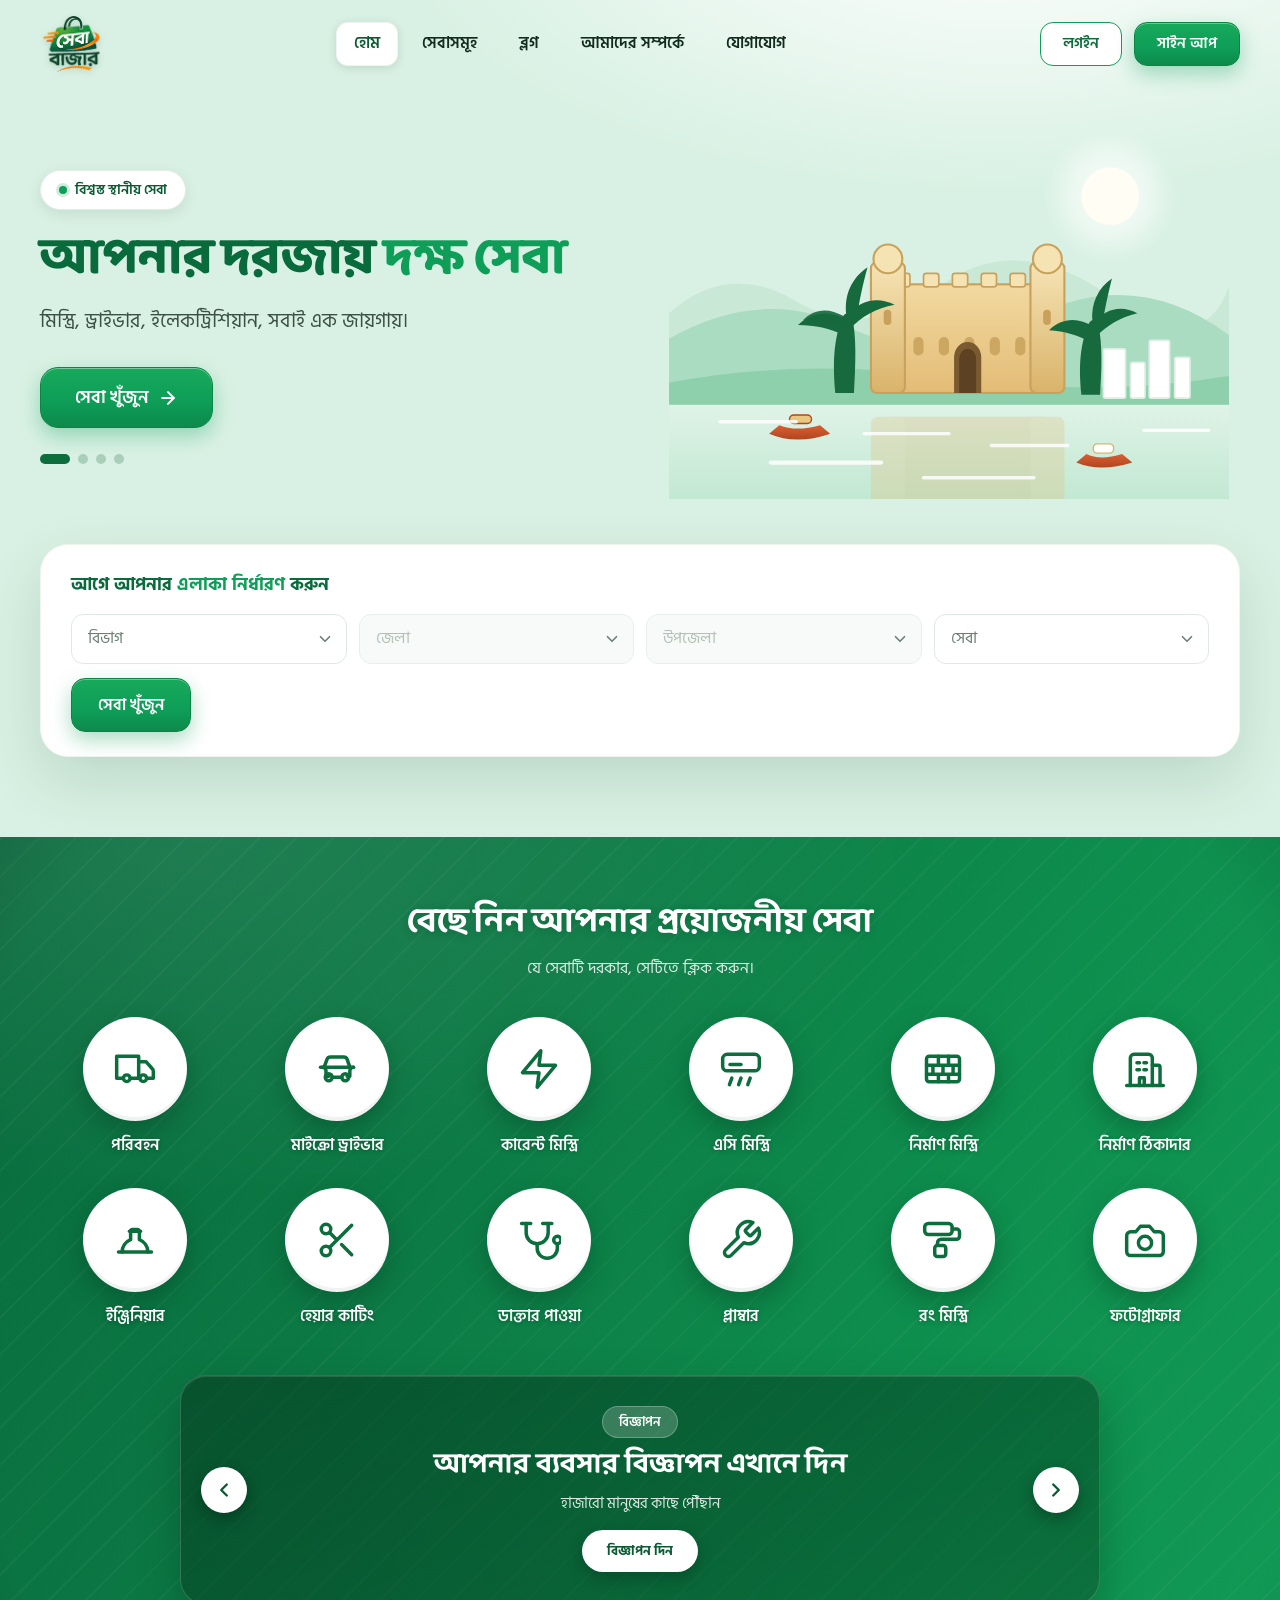
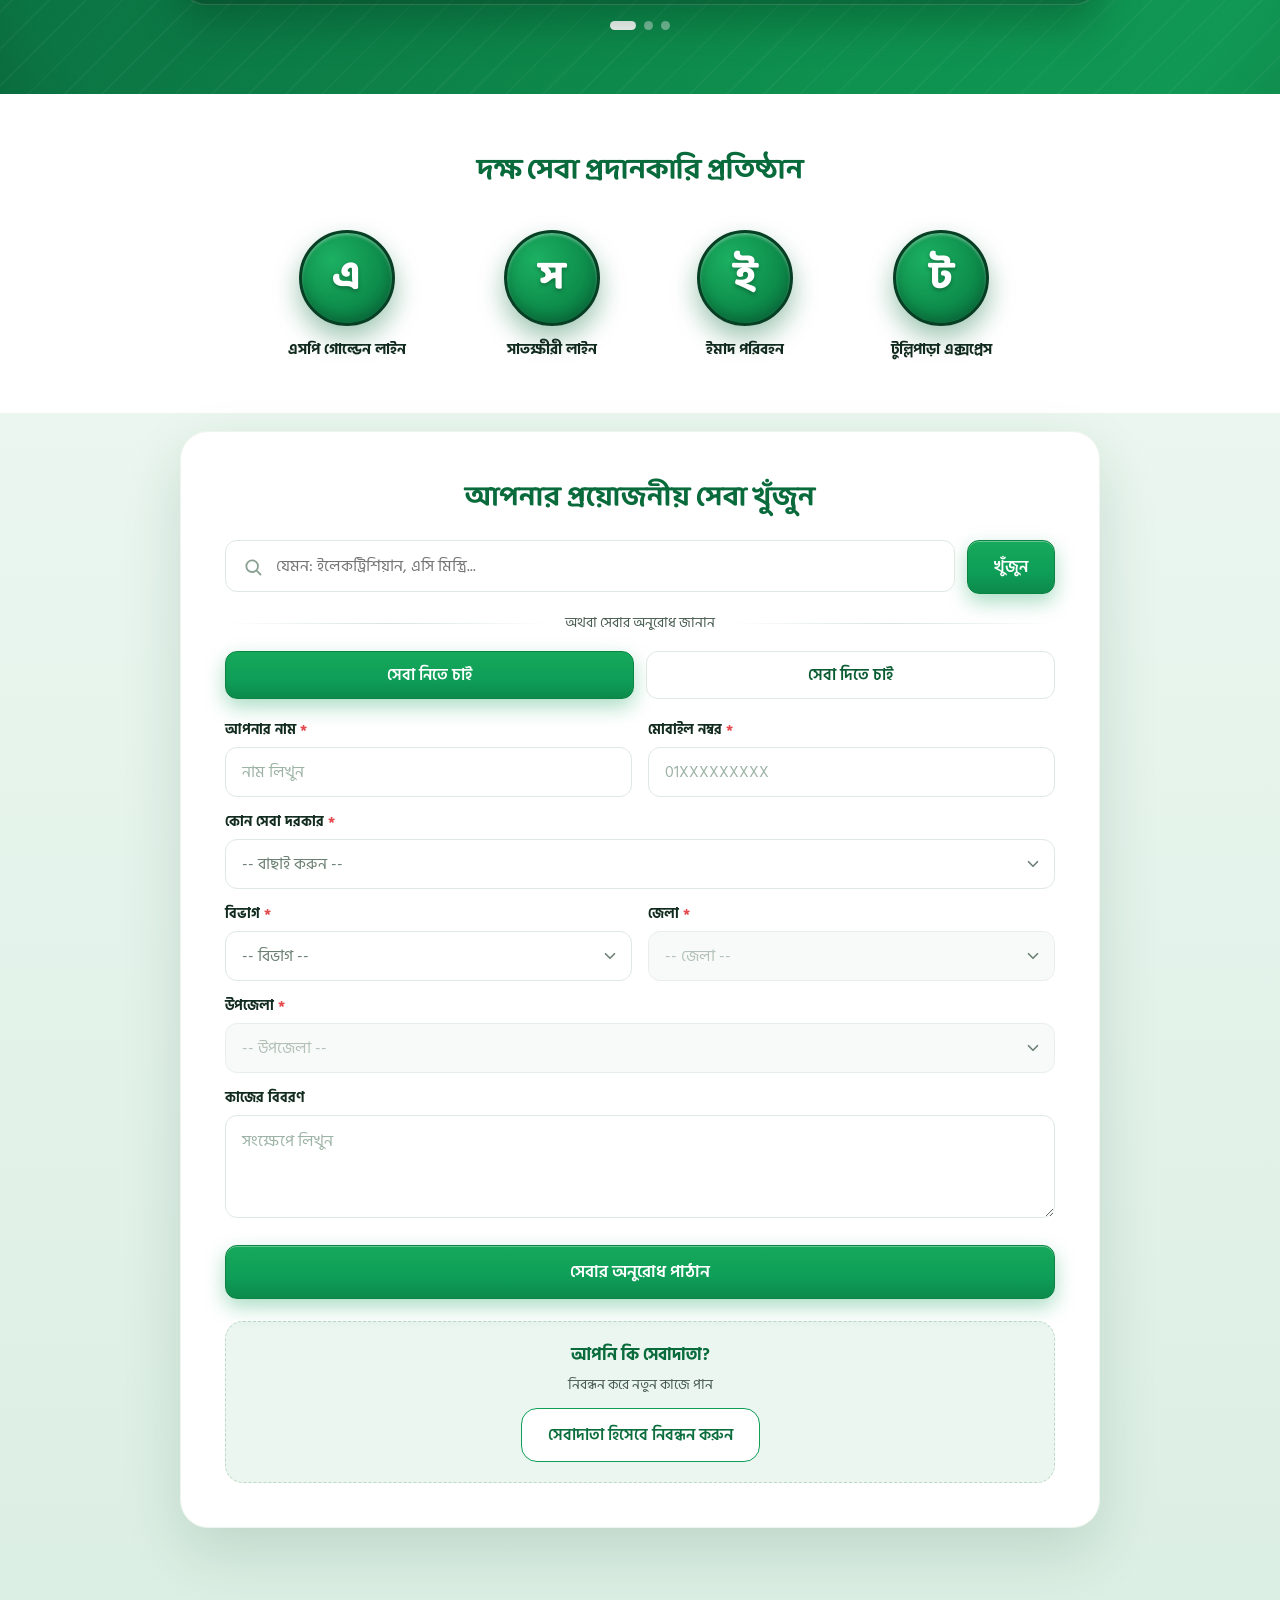
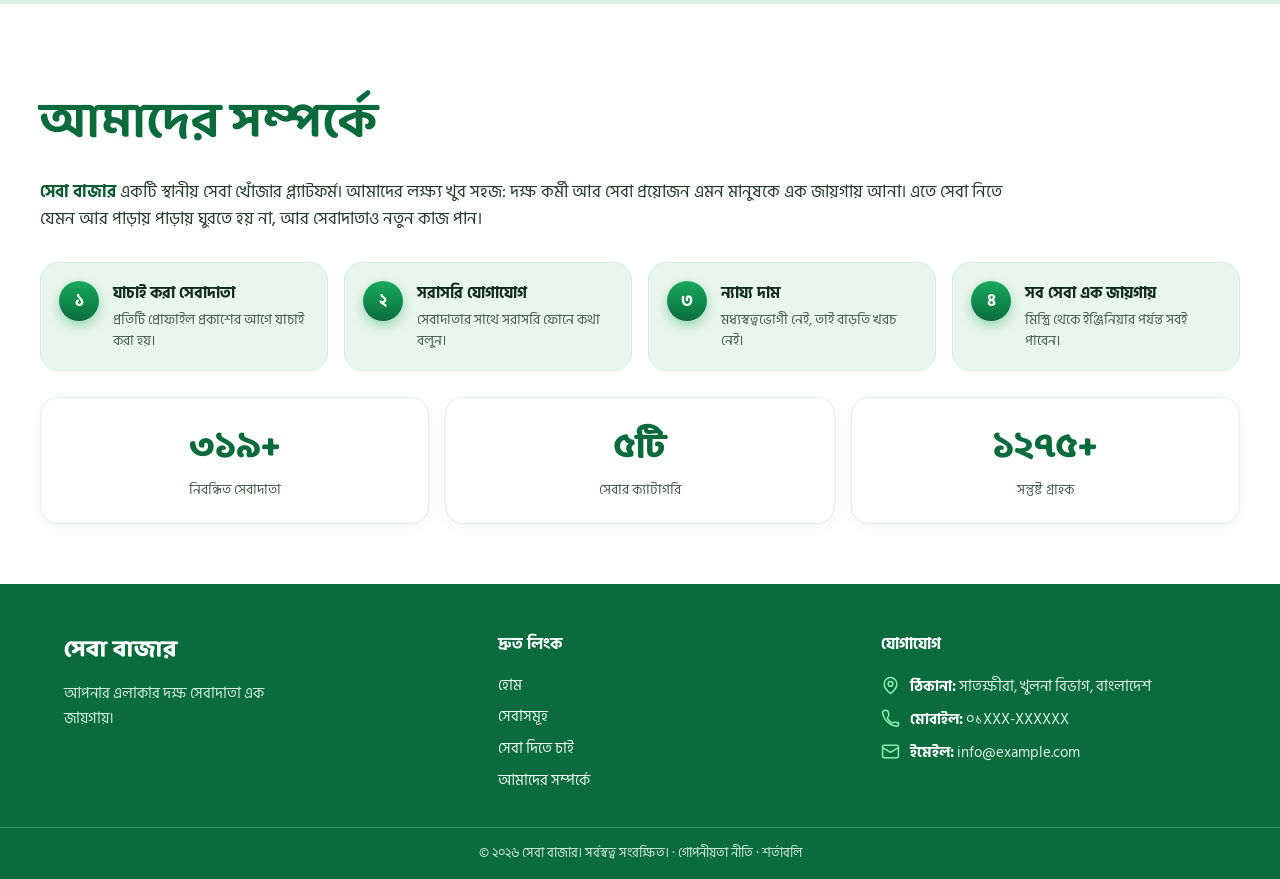
<file: index.html>
<!DOCTYPE html>
<html lang="bn">
<head>
  <meta charset="UTF-8" />
  <meta name="viewport" content="width=device-width, initial-scale=1.0" />
  <title>সেবা বাজার | আপনার এলাকার দক্ষ সেবা এক জায়গায়</title>
  <meta name="description" content="মিস্ত্রি, ড্রাইভার, ইলেকট্রিশিয়ান, এসি মিস্ত্রি, ডাক্তার — আপনার এলাকার যাচাই করা সেবাদাতা এখন এক জায়গায়। ঘরে বসে বুক করুন সেবা বাজারে।" />
  <link rel="icon" href="assets/sheba-bazer-logo.png" type="image/png" />
  <link rel="stylesheet" href="css/styles.css" />
</head>
<body id="home">

<!-- ══════════ HEADER (shared component — js/components.js) ══════════ -->
<div id="app-header"></div>


<main>
<!-- ══════════ HERO ══════════ -->
<section class="hero" aria-label="সেবা বাজার — হিরো">
  <div class="container hero-grid">
    <div class="hero-copy">
      <span class="hero-badge" id="heroBadge">বিশ্বস্ত স্থানীয় সেবা</span>
      <h1 class="hero-title" id="heroTitle">আপনার দরজায় <span>দক্ষ সেবা</span></h1>
      <p class="hero-sub" id="heroSub">মিস্ত্রি, ড্রাইভার, ইলেকট্রিশিয়ান, সবাই এক জায়গায়।</p>
      <button class="btn btn-hero" id="heroCta">
        <span id="heroCtaText">সেবা খুঁজুন</span>
        <svg width="20" height="20" viewBox="0 0 24 24" fill="none" stroke="currentColor" stroke-width="2.4" stroke-linecap="round" stroke-linejoin="round" aria-hidden="true"><path d="M5 12h14"/><path d="m12 5 7 7-7 7"/></svg>
      </button>
      <div class="hero-dots" id="heroDots" role="tablist" aria-label="হিরো স্লাইড"></div>
    </div>

    <div class="hero-art" aria-hidden="true">
      <!-- Flat "Lalbagh Fort" style waterfront illustration -->
      <svg class="fort-scene" viewBox="0 0 660 430" xmlns="http://www.w3.org/2000/svg">
        <defs>
          <radialGradient id="sunGlow" cx="50%" cy="50%" r="50%">
            <stop offset="0%" stop-color="#FFFFFF" stop-opacity=".95"/>
            <stop offset="60%" stop-color="#FFFFFF" stop-opacity=".45"/>
            <stop offset="100%" stop-color="#FFFFFF" stop-opacity="0"/>
          </radialGradient>
          <linearGradient id="fortWall" x1="0" y1="0" x2="0" y2="1">
            <stop offset="0" stop-color="#F2D9A0"/>
            <stop offset="1" stop-color="#E3BC76"/>
          </linearGradient>
          <linearGradient id="fortTower" x1="0" y1="0" x2="0" y2="1">
            <stop offset="0" stop-color="#F6E3B4"/>
            <stop offset="1" stop-color="#D9B36A"/>
          </linearGradient>
          <linearGradient id="waterGrad" x1="0" y1="0" x2="0" y2="1">
            <stop offset="0" stop-color="#DFF3E7"/>
            <stop offset="1" stop-color="#C2E8D2"/>
          </linearGradient>
          <linearGradient id="hullGrad" x1="0" y1="0" x2="0" y2="1">
            <stop offset="0" stop-color="#D95F33"/>
            <stop offset="1" stop-color="#B2451F"/>
          </linearGradient>
        </defs>

        <!-- sun -->
        <circle cx="520" cy="72" r="78" fill="url(#sunGlow)"/>
        <circle cx="520" cy="72" r="34" fill="#FFFDF4"/>

        <!-- far hills -->
        <path d="M0 210 Q70 148 150 196 T320 178 T520 190 T660 178 V300 H0 Z" fill="#C9E8D6"/>
        <!-- mid hills -->
        <path d="M0 240 Q110 178 210 226 T430 214 T660 236 V320 H0 Z" fill="#A9DCC0"/>
        <!-- near shore band -->
        <path d="M0 292 Q160 262 330 286 T660 284 V330 H0 Z" fill="#8FD0AC"/>

        <!-- water -->
        <rect x="0" y="318" width="660" height="112" fill="url(#waterGrad)"/>

        <!-- white buildings, right bank -->
        <g fill="#FFFFFF" stroke="#DDEFE4" stroke-width="2">
          <rect x="512" y="252" width="26" height="58" rx="2"/>
          <rect x="544" y="268" width="17" height="42" rx="2"/>
          <rect x="566" y="242" width="24" height="68" rx="2"/>
          <rect x="596" y="262" width="18" height="48" rx="2"/>
        </g>

        <!-- fort reflection -->
        <g opacity=".28" transform="translate(0 636) scale(1 -1)">
          <rect x="262" y="176" width="180" height="128" fill="#D9B36A"/>
          <rect x="238" y="150" width="40" height="154" rx="8" fill="#E3BC76"/>
          <rect x="426" y="150" width="40" height="154" rx="8" fill="#E3BC76"/>
        </g>

        <!-- ════ LALBAGH-STYLE FORT ════ -->
        <g>
          <!-- main wall -->
          <rect x="262" y="176" width="180" height="128" fill="url(#fortWall)" stroke="#C8A25C" stroke-width="2.5"/>
          <!-- crenellations -->
          <g fill="#F6E3B4" stroke="#C8A25C" stroke-width="2">
            <rect x="266" y="163" width="18" height="16" rx="3"/><rect x="300" y="163" width="18" height="16" rx="3"/><rect x="334" y="163" width="18" height="16" rx="3"/><rect x="368" y="163" width="18" height="16" rx="3"/><rect x="402" y="163" width="18" height="16" rx="3"/>
          </g>
          <!-- blind arches on the wall -->
          <g fill="#C8A25C" opacity=".85">
            <rect x="288" y="238" width="12" height="22" rx="6"/><rect x="318" y="238" width="12" height="22" rx="6"/><rect x="348" y="238" width="12" height="22" rx="6"/><rect x="378" y="238" width="12" height="22" rx="6"/><rect x="408" y="238" width="12" height="22" rx="6"/>
          </g>
          <!-- central arched gateway -->
          <path d="M336 304 V262 a16 18 0 0 1 32 0 V304 Z" fill="#7A5A30"/>
          <path d="M342 304 V264 a10 12 0 0 1 20 0 V304 Z" fill="#5C4222"/>
          <!-- left tower -->
          <rect x="238" y="150" width="40" height="154" rx="7" fill="url(#fortTower)" stroke="#C8A25C" stroke-width="2.5"/>
          <circle cx="258" cy="146" r="17" fill="#F6E3B4" stroke="#C8A25C" stroke-width="2.5"/>
          <!-- right tower -->
          <rect x="426" y="150" width="40" height="154" rx="7" fill="url(#fortTower)" stroke="#C8A25C" stroke-width="2.5"/>
          <circle cx="446" cy="146" r="17" fill="#F6E3B4" stroke="#C8A25C" stroke-width="2.5"/>
          <!-- tower slits -->
          <rect x="253" y="206" width="9" height="18" rx="4.5" fill="#C8A25C"/>
          <rect x="441" y="206" width="9" height="18" rx="4.5" fill="#C8A25C"/>
        </g>

        <!-- palm silhouettes -->
        <g fill="#17693E">
          <path d="M196 304 C192 262 196 236 204 216 C207 208 214 208 216 216 C221 238 220 268 218 304 Z"/>
          <path d="M210 218 C190 206 168 208 152 224 C172 224 190 228 206 236 Z"/>
          <path d="M210 214 C224 194 246 190 266 200 C244 204 226 214 212 230 Z"/>
          <path d="M209 212 C206 188 216 168 234 156 C228 178 224 196 222 214 Z"/>
          <path d="M207 214 C186 202 170 206 158 218 C178 216 196 222 210 230 Z" opacity=".9"/>
          <path d="M486 306 C482 268 486 244 494 224 C497 216 504 216 506 224 C511 246 510 276 508 306 Z"/>
          <path d="M500 226 C482 214 462 216 448 230 C466 231 482 236 497 244 Z"/>
          <path d="M500 222 C514 204 534 200 552 210 C532 215 516 224 503 238 Z"/>
          <path d="M499 220 C497 198 506 180 522 169 C517 189 513 207 511 223 Z"/>
        </g>

        <!-- boats on the water -->
        <g>
          <path d="M118 352 Q150 366 190 352 L178 342 Q150 350 130 342 Z" fill="url(#hullGrad)"/>
          <rect x="142" y="330" width="26" height="10" rx="5" fill="#E8C87E" stroke="#B2451F" stroke-width="1.6"/>
        </g>
        <g>
          <path d="M480 386 Q508 398 546 386 L534 376 Q508 384 492 376 Z" fill="url(#hullGrad)"/>
          <rect x="500" y="364" width="24" height="11" rx="5" fill="#FFFFFF" stroke="#D8B56E" stroke-width="1.6"/>
        </g>

        <!-- water shimmer lines -->
        <g stroke="#FFFFFF" stroke-linecap="round" opacity=".85">
          <line x1="60"  y1="338" x2="150" y2="338" stroke-width="4"/>
          <line x1="230" y1="352" x2="330" y2="352" stroke-width="4"/>
          <line x1="120" y1="386" x2="250" y2="386" stroke-width="5"/>
          <line x1="380" y1="366" x2="470" y2="366" stroke-width="4"/>
          <line x1="300" y1="404" x2="430" y2="404" stroke-width="4"/>
          <line x1="560" y1="348" x2="636" y2="348" stroke-width="4"/>
        </g>
      </svg>
    </div>
  </div>

  <!-- ══════════ AREA FILTER CARD (inside hero, under hero content) ══════════ -->
  <div class="container area-card-wrap" id="area">
    <form class="area-card" id="areaFilterForm" novalidate>
      <h2 class="area-card-title">আগে আপনার <span>এলাকা নির্ধারণ</span> করুন</h2>
      <div class="area-grid">
        <label class="select-wrap">
          <span class="sr-only">বিভাগ বেছে নিন</span>
          <select id="areaDivision" class="select-input" required><option value="">বিভাগ</option></select>
          <svg class="select-chevron" width="18" height="18" viewBox="0 0 24 24" fill="none" stroke="currentColor" stroke-width="2.2" stroke-linecap="round" stroke-linejoin="round"><path d="m6 9 6 6 6-6"/></svg>
        </label>
        <label class="select-wrap">
          <span class="sr-only">জেলা বেছে নিন</span>
          <select id="areaDistrict" class="select-input" required disabled><option value="">জেলা</option></select>
          <svg class="select-chevron" width="18" height="18" viewBox="0 0 24 24" fill="none" stroke="currentColor" stroke-width="2.2" stroke-linecap="round" stroke-linejoin="round"><path d="m6 9 6 6 6-6"/></svg>
        </label>
        <label class="select-wrap">
          <span class="sr-only">উপজেলা বেছে নিন</span>
          <select id="areaUpazila" class="select-input" required disabled><option value="">উপজেলা</option></select>
          <svg class="select-chevron" width="18" height="18" viewBox="0 0 24 24" fill="none" stroke="currentColor" stroke-width="2.2" stroke-linecap="round" stroke-linejoin="round"><path d="m6 9 6 6 6-6"/></svg>
        </label>
        <label class="select-wrap">
          <span class="sr-only">সেবা বেছে নিন</span>
          <select id="areaService" class="select-input" required><option value="">সেবা</option></select>
          <svg class="select-chevron" width="18" height="18" viewBox="0 0 24 24" fill="none" stroke="currentColor" stroke-width="2.2" stroke-linecap="round" stroke-linejoin="round"><path d="m6 9 6 6 6-6"/></svg>
        </label>
      </div>
      <button type="submit" class="btn btn-solid area-card-btn">সেবা খুঁজুন</button>
    </form>
</section>

<!-- ══════════ SERVICES ══════════ -->
<section class="services" id="services" aria-label="সেবার ক্যাটাগরি">
  <div class="container">
    <h2 class="section-title section-title--light">বেছে নিন আপনার প্রয়োজনীয় সেবা</h2>
    <p class="section-sub section-sub--light">যে সেবাটি দরকার, সেটিতে ক্লিক করুন।</p>

    <div class="services-grid" id="servicesGrid" role="list"></div>

    <!-- Ad banner carousel -->
    <div class="ad-panel" aria-roledescription="carousel" aria-label="বিজ্ঞাপন">
      <button class="ad-arrow ad-arrow--prev" id="adPrev" aria-label="আগের বিজ্ঞাপন">
        <svg width="22" height="22" viewBox="0 0 24 24" fill="none" stroke="currentColor" stroke-width="2.6" stroke-linecap="round" stroke-linejoin="round"><path d="m15 18-6-6 6-6"/></svg>
      </button>
      <div class="ad-viewport">
        <div class="ad-track" id="adTrack"></div>
      </div>
      <button class="ad-arrow ad-arrow--next" id="adNext" aria-label="পরের বিজ্ঞাপন">
        <svg width="22" height="22" viewBox="0 0 24 24" fill="none" stroke="currentColor" stroke-width="2.6" stroke-linecap="round" stroke-linejoin="round"><path d="m9 6 6 6-6 6"/></svg>
      </button>
    </div>
    <div class="ad-dots" id="adDots" aria-hidden="true"></div>
  </div>
</section>

<!-- ══════════ TRUSTED PARTNERS ══════════ -->
<section class="partners" aria-label="দক্ষ সেবা প্রদানকারি প্রতিষ্ঠান">
  <div class="container">
    <h2 class="section-title section-title--dark">দক্ষ সেবা প্রদানকারি প্রতিষ্ঠান</h2>
    <div class="partners-row" id="partnersRow"></div>
  </div>
</section>

<!-- ══════════ REQUEST FORM ══════════ -->
<section class="request-section" id="request" aria-label="সেবার অনুরোধ">
  <div class="container container--narrow">
    <div class="request-card" id="requestCard">
      <h2 class="request-title">আপনার প্রয়োজনীয় সেবা খুঁজুন</h2>

      <!-- search with live suggestions -->
      <div class="search-row">
        <div class="search-box" id="searchBox">
          <svg class="search-icon" width="20" height="20" viewBox="0 0 24 24" fill="none" stroke="currentColor" stroke-width="2.2" stroke-linecap="round" stroke-linejoin="round" aria-hidden="true"><circle cx="11" cy="11" r="7"/><path d="m21 21-4.3-4.3"/></svg>
          <input type="text" id="serviceSearch" class="search-input" placeholder="যেমন: ইলেকট্রিশিয়ান, এসি মিস্ত্রি..." autocomplete="off" role="combobox" aria-expanded="false" aria-controls="suggestList" aria-autocomplete="list" />
          <ul class="suggest-list" id="suggestList" role="listbox" aria-label="মিলে যাওয়া সেবা"></ul>
        </div>
        <button class="btn btn-solid search-btn" id="searchBtn">খুঁজুন</button>
      </div>

      <div class="or-divider" aria-hidden="true"><span>অথবা সেবার অনুরোধ জানান</span></div>

      <!-- tabs -->
      <div class="tab-row" role="tablist" aria-label="অনুরোধের ধরন">
        <button class="tab-btn is-active" id="tabTake" role="tab" aria-selected="true" aria-controls="requestForm">সেবা নিতে চাই</button>
        <button class="tab-btn" id="tabGive" role="tab" aria-selected="false" aria-controls="requestForm">সেবা দিতে চাই</button>
      </div>

      <form id="requestForm" class="request-form" novalidate>
        <div class="form-grid">
          <div class="field">
            <label class="field-label" for="fName">আপনার নাম <i>*</i></label>
            <input type="text" id="fName" class="field-input" placeholder="নাম লিখুন" autocomplete="name" required />
            <p class="field-error">অনুগ্রহ করে আপনার নাম লিখুন।</p>
          </div>
          <div class="field">
            <label class="field-label" for="fPhone">মোবাইল নম্বর <i>*</i></label>
            <input type="tel" id="fPhone" class="field-input" placeholder="01XXXXXXXXX" inputmode="numeric" maxlength="11" autocomplete="tel" required />
            <p class="field-error">সঠিক ১১-সংখ্যার মোবাইল নম্বর দিন (যেমন 017XXXXXXXX)।</p>
          </div>
          <div class="field field--full">
            <label class="field-label" for="fService" id="fServiceLabel">কোন সেবা দরকার <i>*</i></label>
            <label class="select-wrap select-wrap--field">
              <select id="fService" class="field-input select-input" required>
                <option value="">-- বাছাই করুন --</option>
              </select>
              <svg class="select-chevron" width="18" height="18" viewBox="0 0 24 24" fill="none" stroke="currentColor" stroke-width="2.2" stroke-linecap="round" stroke-linejoin="round"><path d="m6 9 6 6 6-6"/></svg>
            </label>
            <p class="field-error">একটি সেবা বেছে নিন।</p>
          </div>
          <div class="field">
            <label class="field-label" for="fDivision">বিভাগ <i>*</i></label>
            <label class="select-wrap select-wrap--field">
              <select id="fDivision" class="field-input select-input" required><option value="">-- বিভাগ --</option></select>
              <svg class="select-chevron" width="18" height="18" viewBox="0 0 24 24" fill="none" stroke="currentColor" stroke-width="2.2" stroke-linecap="round" stroke-linejoin="round"><path d="m6 9 6 6 6-6"/></svg>
            </label>
            <p class="field-error">বিভাগ বেছে নিন।</p>
          </div>
          <div class="field">
            <label class="field-label" for="fDistrict">জেলা <i>*</i></label>
            <label class="select-wrap select-wrap--field">
              <select id="fDistrict" class="field-input select-input" required disabled><option value="">-- জেলা --</option></select>
              <svg class="select-chevron" width="18" height="18" viewBox="0 0 24 24" fill="none" stroke="currentColor" stroke-width="2.2" stroke-linecap="round" stroke-linejoin="round"><path d="m6 9 6 6 6-6"/></svg>
            </label>
            <p class="field-error">জেলা বেছে নিন।</p>
          </div>
          <div class="field field--full">
            <label class="field-label" for="fUpazila">উপজেলা <i>*</i></label>
            <label class="select-wrap select-wrap--field">
              <select id="fUpazila" class="field-input select-input" required disabled><option value="">-- উপজেলা --</option></select>
              <svg class="select-chevron" width="18" height="18" viewBox="0 0 24 24" fill="none" stroke="currentColor" stroke-width="2.2" stroke-linecap="round" stroke-linejoin="round"><path d="m6 9 6 6 6-6"/></svg>
            </label>
            <p class="field-error">উপজেলা বেছে নিন।</p>
          </div>
          <div class="field field--full">
            <label class="field-label" for="fDetails">কাজের বিবরণ</label>
            <textarea id="fDetails" class="field-input field-textarea" placeholder="সংক্ষেপে লিখুন" rows="3"></textarea>
          </div>
        </div>

        <button type="submit" class="btn btn-solid request-submit" id="submitBtn">সেবার অনুরোধ পাঠান</button>
      </form>

      <!-- success state -->
      <div class="request-success" id="requestSuccess" hidden>
        <div class="success-icon" aria-hidden="true">
          <svg width="44" height="44" viewBox="0 0 24 24" fill="none" stroke="currentColor" stroke-width="2.6" stroke-linecap="round" stroke-linejoin="round"><path d="M20 6 9 17l-5-5"/></svg>
        </div>
        <h3>অনুরোধ পাঠানো হয়েছে!</h3>
        <p>আমরা শীঘ্রই আপনার মোবাইলে যোগাযোগ করব। আপনার ধৈর্যের জন্য ধন্যবাদ।</p>
        <button class="btn btn-outline" id="successReset">আরেকটি অনুরোধ পাঠান</button>
      </div>

      <!-- provider CTA -->
      <div class="provider-box">
        <p class="provider-title">আপনি কি সেবাদাতা?</p>
        <p class="provider-sub">নিবন্ধন করে নতুন কাজে পান</p>
        <button class="btn btn-outline" id="providerRegisterBtn">সেবাদাতা হিসেবে নিবন্ধন করুন</button>
      </div>
    </div>
  </div>
</section>

<!-- ══════════ ABOUT ══════════ -->
<section class="about" id="about" aria-label="আমাদের সম্পর্কে">
  <div class="container">
    <h2 class="about-title">আমাদের সম্পর্কে</h2>
    <p class="about-text"><strong>সেবা বাজার</strong> একটি স্থানীয় সেবা খোঁজার প্ল্যাটফর্ম। আমাদের লক্ষ্য খুব সহজ: দক্ষ কর্মী আর সেবা প্রয়োজন এমন মানুষকে এক জায়গায় আনা। এতে সেবা নিতে যেমন আর পাড়ায় পাড়ায় ঘুরতে হয় না, আর সেবাদাতাও নতুন কাজ পান।</p>

    <div class="features-grid" id="featuresGrid"></div>

    <div class="stats-row">
      <div class="stat-card">
        <p class="stat-number"><span data-counter="500" data-suffix="+">০</span></p>
        <p class="stat-label">নিবন্ধিত সেবাদাতা</p>
      </div>
      <div class="stat-card">
        <p class="stat-number"><span data-counter="8" data-suffix="টি">০</span></p>
        <p class="stat-label">সেবার ক্যাটাগরি</p>
      </div>
      <div class="stat-card">
        <p class="stat-number"><span data-counter="2000" data-suffix="+">০</span></p>
        <p class="stat-label">সন্তুষ্ট গ্রাহক</p>
      </div>
    </div>
  </div>
</section>
</main>

<!-- ══════════ FOOTER (shared component — js/components.js) ══════════ -->
<div id="app-footer"></div>

<script src="js/components.js"></script>


<script src="js/data-locations.js"></script>
<script src="js/main.js"></script>
</body>
</html>
</file>
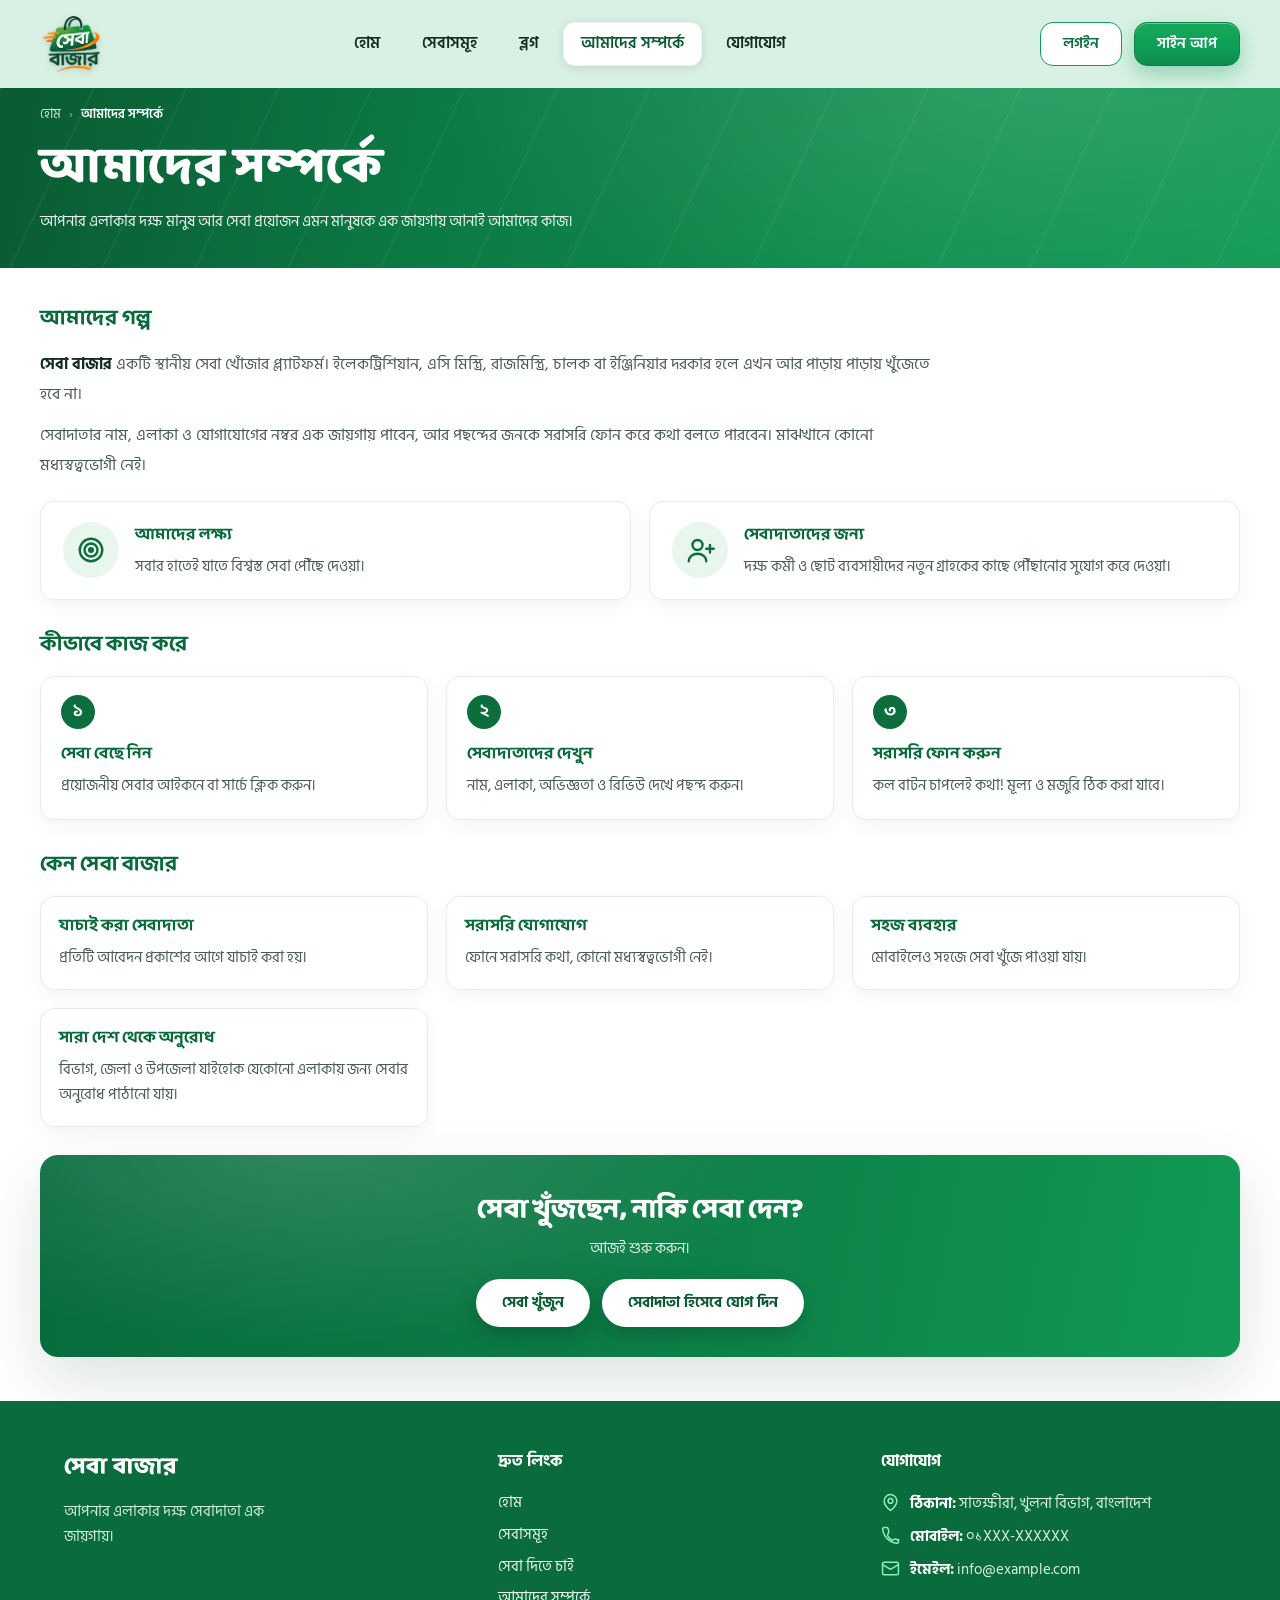
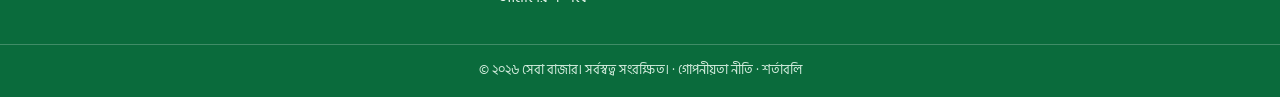
<file: about.html>
<!DOCTYPE html>
<html lang="bn">
<head>
  <meta charset="UTF-8" />
  <meta name="viewport" content="width=device-width, initial-scale=1.0" />
  <meta name="theme-color" content="#0b6e3c" />
  <title>আমাদের সম্পর্কে | সেবা বাজার</title>
  <meta name="description" content="সেবা বাজার — সাতক্ষীরা ও আশেপাশের এলাকার দক্ষ মানুষ আর সেবা প্রয়োজন এমন মানুষকে এক জায়গায় আনার প্ল্যাটফর্ম। আমাদের গল্প, লক্ষ্য ও কীভাবে কাজ করে জেনে নিন।" />
  <meta property="og:title" content="আমাদের সম্পর্কে | সেবা বাজার" />
  <meta property="og:description" content="সেবা বাজার কেন, কীভাবে কাজ করে — আমাদের গল্প জেনে নিন।" />
  <meta property="og:type" content="website" />
  <link rel="icon" type="image/png" href="assets/sheba-bazer-logo.png" />
  <link rel="stylesheet" href="css/styles.css" />
</head>
<body class="page-services page-about" data-page="about">

<div id="app-header"></div>

<main>

  <!-- ══════════ ABOUT HERO BAND (with diagonal rays) ══════════ -->
  <section class="svc-hero about-hero" aria-label="আমাদের সম্পর্কে">
    <div class="container">
      <!-- Breadcrumb -->
      <nav class="svc-crumb" aria-label="বর্তমান পাতা">
        <a href="index.html">হোম</a>
        <span class="svc-crumb-sep" aria-hidden="true">›</span>
        <span aria-current="page">আমাদের সম্পর্কে</span>
      </nav>

      <h1 class="svc-title about-title">আমাদের সম্পর্কে</h1>
      <p class="svc-sub about-sub">আপনার এলাকার দক্ষ মানুষ আর সেবা প্রয়োজন এমন মানুষকে এক জায়গায় আনাই আমাদের কাজ।</p>
    </div>
  </section>

  <!-- ══════════ OUR STORY ══════════ -->
  <section class="about-body" aria-label="আমাদের গল্প">
    <div class="container">
      <h2 class="about-h2">আমাদের গল্প</h2>
      <p class="about-p"><strong>সেবা বাজার</strong> একটি স্থানীয় সেবা খোঁজার প্ল্যাটফর্ম। ইলেকট্রিশিয়ান, এসি মিস্ত্রি, রাজমিস্ত্রি, চালক বা ইঞ্জিনিয়ার দরকার হলে এখন আর পাড়ায় পাড়ায় খুঁজেতে হবে না।</p>
      <p class="about-p">সেবাদাতার নাম, এলাকা ও যোগাযোগের নম্বর এক জায়গায় পাবেন, আর পছন্দের জনকে সরাসরি ফোন করে কথা বলতে পারবেন। মাঝখানে কোনো মধ্যস্বত্বভোগী নেই।</p>

      <!-- Mission + providers cards -->
      <div class="about-pair">
        <div class="about-icon-card">
          <span class="about-icon-circle" aria-hidden="true">
            <svg width="30" height="30" viewBox="0 0 24 24" fill="none" stroke="currentColor" stroke-width="1.9" stroke-linecap="round" stroke-linejoin="round"><circle cx="12" cy="12" r="9"/><circle cx="12" cy="12" r="5.2"/><circle cx="12" cy="12" r="1.5" fill="currentColor"/></svg>
          </span>
          <div>
            <h3 class="about-card-title">আমাদের লক্ষ্য</h3>
            <p class="about-card-text">সবার হাতেই যাতে বিশ্বস্ত সেবা পৌঁছে দেওয়া।</p>
          </div>
        </div>
        <div class="about-icon-card">
          <span class="about-icon-circle" aria-hidden="true">
            <svg width="30" height="30" viewBox="0 0 24 24" fill="none" stroke="currentColor" stroke-width="1.9" stroke-linecap="round" stroke-linejoin="round"><circle cx="10" cy="8" r="4"/><path d="M3 21c0-3.5 3.1-6 7-6s7 2.5 7 6"/><path d="M20 8v6M23 11h-6"/></svg>
          </span>
          <div>
            <h3 class="about-card-title">সেবাদাতাদের জন্য</h3>
            <p class="about-card-text">দক্ষ কর্মী ও ছোট ব্যবসায়ীদের নতুন গ্রাহকের কাছে পৌঁছানোর সুযোগ করে দেওয়া।</p>
          </div>
        </div>
      </div>

      <!-- How it works -->
      <h2 class="about-h2 about-h2--mt">কীভাবে কাজ করে</h2>
      <div class="about-steps">
        <div class="about-step-card">
          <span class="about-step-num" aria-hidden="true">১</span>
          <h3 class="about-card-title">সেবা বেছে নিন</h3>
          <p class="about-card-text">প্রয়োজনীয় সেবার আইকনে বা সার্চে ক্লিক করুন।</p>
        </div>
        <div class="about-step-card">
          <span class="about-step-num" aria-hidden="true">২</span>
          <h3 class="about-card-title">সেবাদাতাদের দেখুন</h3>
          <p class="about-card-text">নাম, এলাকা, অভিজ্ঞতা ও রিভিউ দেখে পছন্দ করুন।</p>
        </div>
        <div class="about-step-card">
          <span class="about-step-num" aria-hidden="true">৩</span>
          <h3 class="about-card-title">সরাসরি ফোন করুন</h3>
          <p class="about-card-text">কল বাটন চাপলেই কথা! মূল্য ও মজুরি ঠিক করা যাবে।</p>
        </div>
      </div>

      <!-- Why Sheba Bazer -->
      <h2 class="about-h2 about-h2--mt">কেন সেবা বাজার</h2>
      <div class="about-why">
        <div class="about-why-card">
          <h3 class="about-card-title">যাচাই করা সেবাদাতা</h3>
          <p class="about-card-text">প্রতিটি আবেদন প্রকাশের আগে যাচাই করা হয়।</p>
        </div>
        <div class="about-why-card">
          <h3 class="about-card-title">সরাসরি যোগাযোগ</h3>
          <p class="about-card-text">ফোনে সরাসরি কথা, কোনো মধ্যস্বত্বভোগী নেই।</p>
        </div>
        <div class="about-why-card">
          <h3 class="about-card-title">সহজ ব্যবহার</h3>
          <p class="about-card-text">মোবাইলেও সহজে সেবা খুঁজে পাওয়া যায়।</p>
        </div>
        <div class="about-why-card">
          <h3 class="about-card-title">সারা দেশ থেকে অনুরোধ</h3>
          <p class="about-card-text">বিভাগ, জেলা ও উপজেলা যাইহোক যেকোনো এলাকায় জন্য সেবার অনুরোধ পাঠানো যায়।</p>
        </div>
      </div>

      <!-- CTA band -->
      <div class="about-cta">
        <h2 class="about-cta-title">সেবা খুঁজছেন, নাকি সেবা দেন?</h2>
        <p class="about-cta-sub">আজই শুরু করুন।</p>
        <div class="about-cta-actions">
          <a class="about-cta-btn" href="services.html">সেবা খুঁজুন</a>
          <a class="about-cta-btn" href="index.html#register">সেবাদাতা হিসেবে যোগ দিন</a>
        </div>
      </div>

    </div>
  </section>

</main>

<div id="app-footer"></div>

<script src="js/components.js"></script>
<script src="js/main.js"></script>
</body>
</html>
</file>
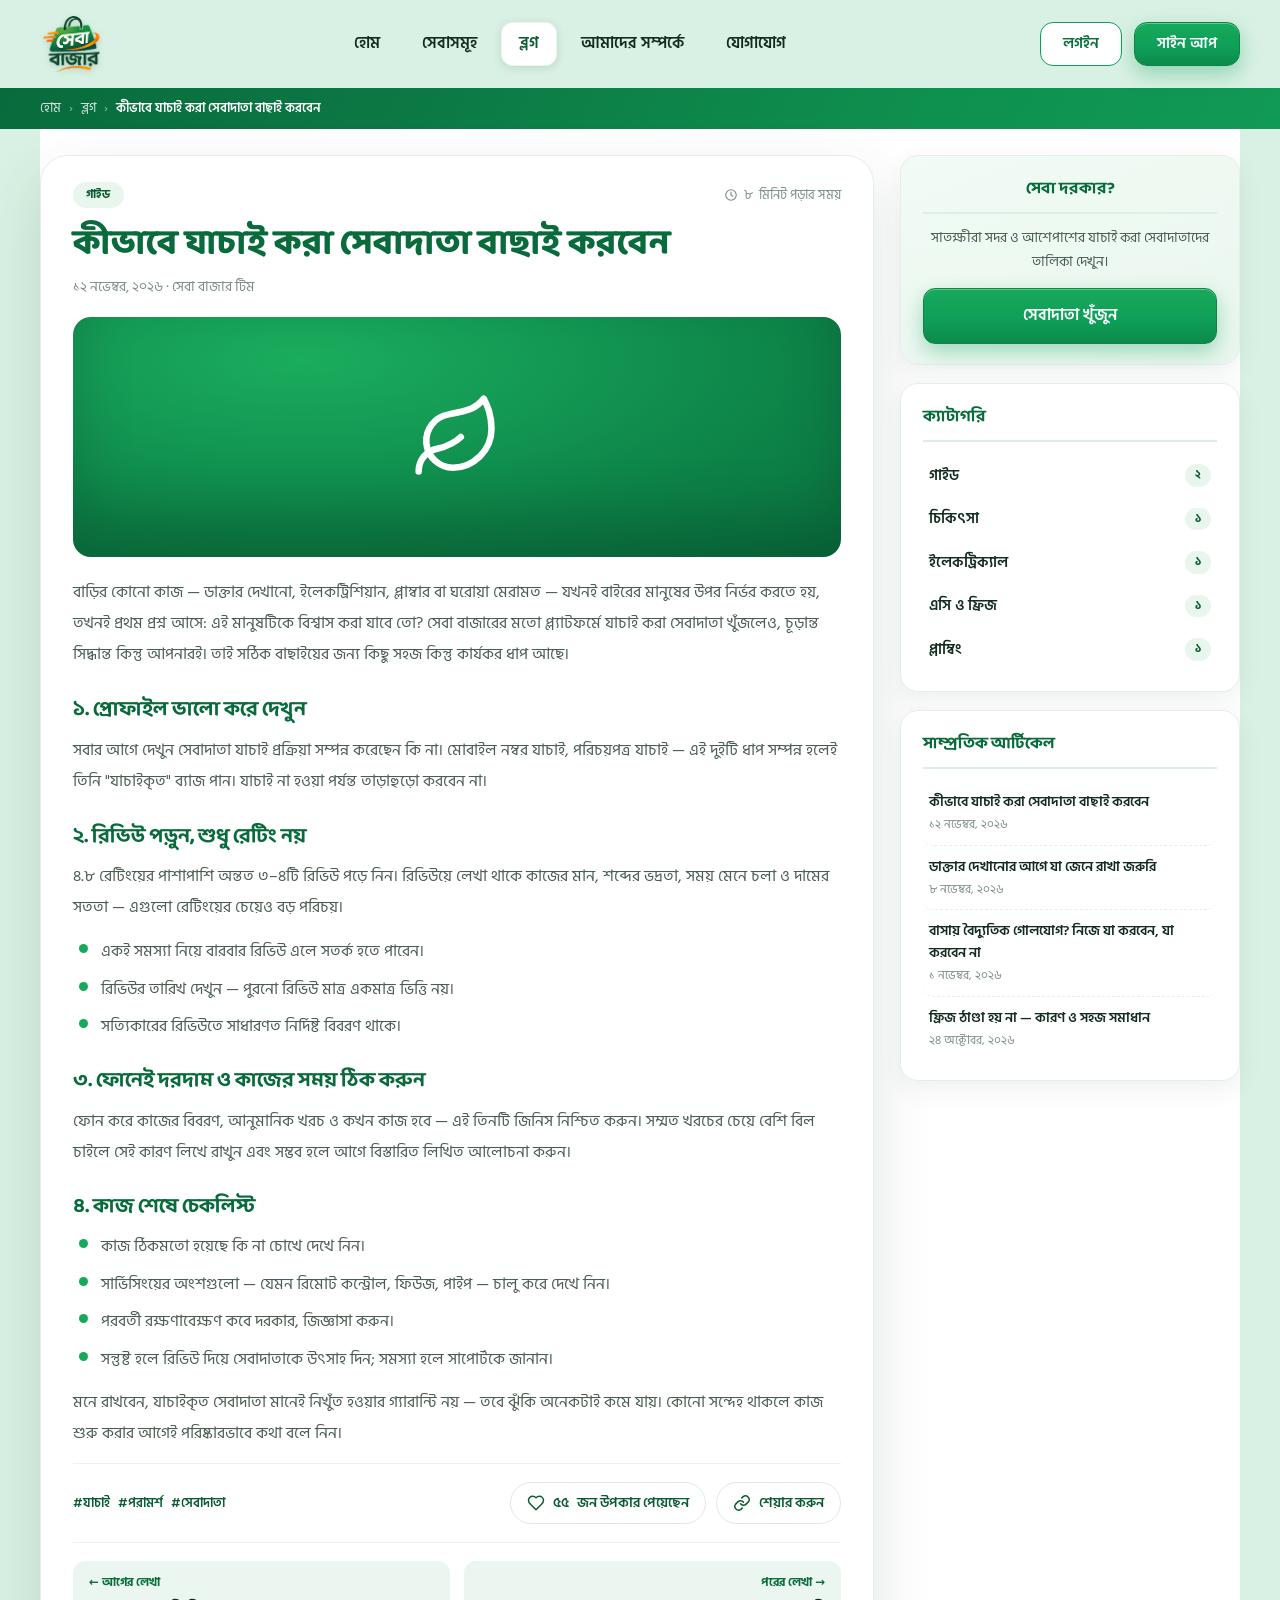
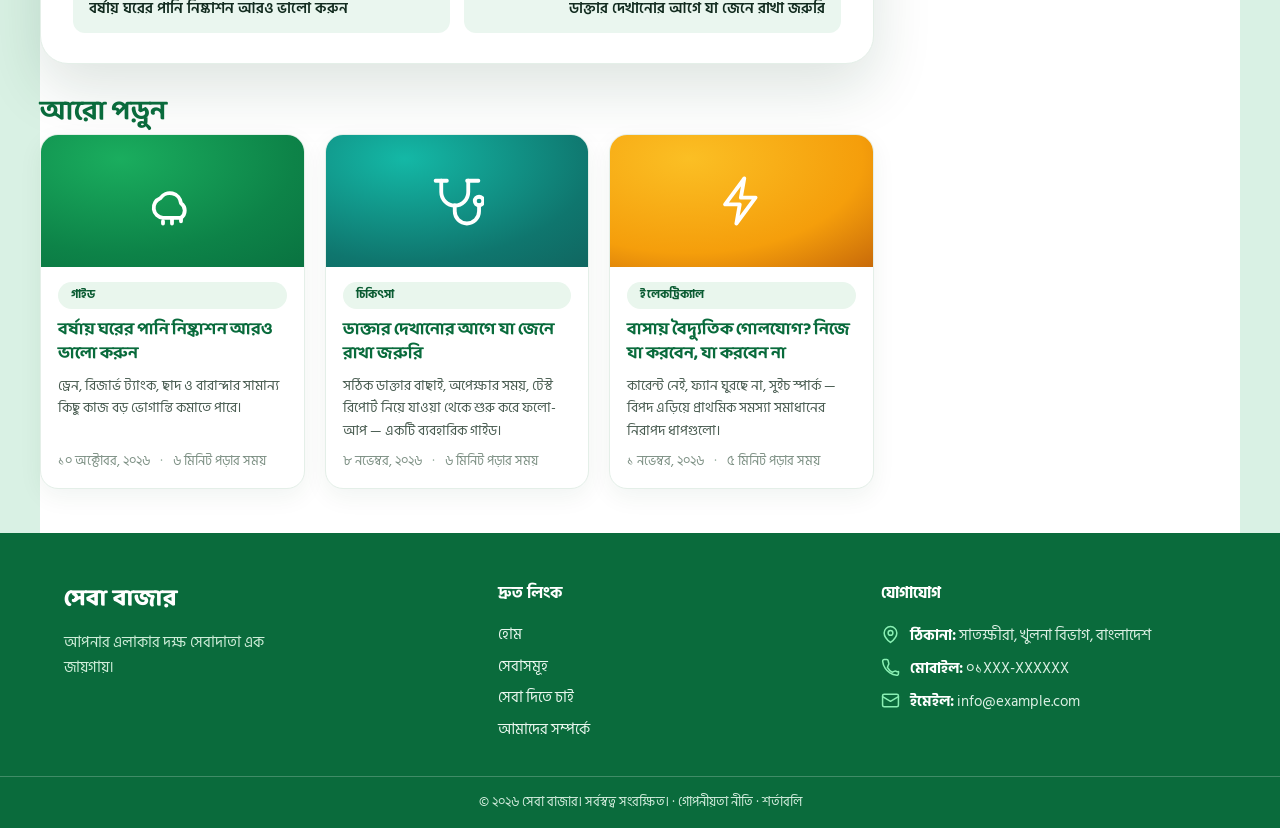
<file: blog-post.html>
<!DOCTYPE html>
<html lang="bn">
<head>
  <meta charset="UTF-8" />
  <meta name="viewport" content="width=device-width, initial-scale=1.0" />
  <meta name="theme-color" content="#0b6e3c" />
  <title id="postPageTitle">ব্লগ | সেবা বাজার</title>
  <meta name="description" id="postPageDescription" content="স্থানীয় সেবা নিয়ে টিপস, গাইড ও পরামর্শ।" />
  <meta property="og:title" id="postOgTitle" content="ব্লগ | সেবা বাজার" />
  <meta property="og:description" id="postOgDescription" content="স্থানীয় সেবা নিয়ে টিপস, গাইড ও পরামর্শ।" />
  <meta property="og:type" content="article" />
  <link rel="icon" type="image/png" href="assets/sheba-bazer-logo.png" />
  <link rel="stylesheet" href="css/styles.css" />
</head>
<body class="page-services page-blog-post" data-page="blog">

<div id="app-header"></div>

<main class="sp-page">

  <!-- Breadcrumb strip (full-width; the mint strip sits above it, behind the fixed header) -->
  <div class="sp-crumbbar">
    <div class="container">
      <nav class="svc-crumb" aria-label="বর্তমান পাতা">
        <a href="index.html">হোম</a>
        <span class="svc-crumb-sep" aria-hidden="true">›</span>
        <a href="blog.html">ব্লগ</a>
        <span class="svc-crumb-sep" aria-hidden="true">›</span>
        <span id="postCrumb" aria-current="page">আর্টিকেল</span>
      </nav>
    </div>
  </div>

  <div class="container sp-shell">

    <!-- ══════════ ARTICLE COLUMN ══════════ -->
    <div class="sp-main">

      <article class="post-card">
        <div class="post-tags-row">
          <span class="blog-tag" id="postCategory">গাইড</span>
          <span class="post-read"><svg width="14" height="14" viewBox="0 0 24 24" fill="none" stroke="currentColor" stroke-width="2" stroke-linecap="round" stroke-linejoin="round" aria-hidden="true"><circle cx="12" cy="12" r="9"/><path d="M12 7v5l3 2"/></svg> <span id="postRead">৫</span> মিনিট পড়ার সময়</span>
        </div>

        <h1 class="post-title" id="postTitle">আর্টিকেল লোড হচ্ছে…</h1>
        <p class="post-meta"><span id="postDate"></span> · <span>সেবা বাজার টিম</span></p>

        <div class="post-thumb" id="postThumb" aria-hidden="true"></div>

        <div class="post-body" id="postBody"></div>

        <div class="post-foot">
          <div class="post-foot-tags" id="postTags"></div>
          <div class="post-foot-actions">
            <button class="post-like" id="postLikeBtn" type="button" aria-pressed="false">
              <svg width="18" height="18" viewBox="0 0 24 24" fill="none" stroke="currentColor" stroke-width="2" stroke-linecap="round" stroke-linejoin="round" aria-hidden="true"><path d="M19 14c1.49-1.46 3-3.21 3-5.5A5.5 5.5 0 0 0 16.5 3c-1.76 0-3 .5-4.5 2-1.5-1.5-2.74-2-4.5-2A5.5 5.5 0 0 0 2 8.5c0 2.29 1.51 4.04 3 5.5l7 7Z"/></svg>
              <span id="postLikeCount">২৪</span> জন উপকার পেয়েছেন
            </button>
            <button class="post-share" id="postShareBtn" type="button">
              <svg width="18" height="18" viewBox="0 0 24 24" fill="none" stroke="currentColor" stroke-width="2" stroke-linecap="round" stroke-linejoin="round" aria-hidden="true"><path d="M10 13a5 5 0 0 0 7.5.5l3-3a5 5 0 0 0-7-7l-1.7 1.7"/><path d="M14 11a5 5 0 0 0-7.5-.5l-3 3a5 5 0 0 0 7 7l1.7-1.7"/></svg>
              শেয়ার করুন
            </button>
          </div>
        </div>

        <nav class="post-pager" id="postPager" aria-label="আরো আর্টিকেল"></nav>
      </article>

      <!-- Related posts -->
      <section class="related" aria-label="আরো পড়ুন">
        <h2 class="svc-section-title">আরো পড়ুন</h2>
        <div class="blog-grid blog-grid--related" id="relatedGrid"></div>
      </section>

    </div>

    <!-- ══════════ SIDEBAR ══════════ -->
    <aside class="post-sidebar" aria-label="সাইডবার">

      <div class="side-card post-side-cta">
        <h2 class="side-card-title">সেবা দরকার?</h2>
        <p class="post-side-cta-text">সাতক্ষীরা সদর ও আশেপাশের যাচাই করা সেবাদাতাদের তালিকা দেখুন।</p>
        <a class="btn btn-solid btn-lg post-side-cta-btn" href="services.html">সেবাদাতা খুঁজুন</a>
      </div>

      <nav class="side-card" aria-label="ক্যাটাগরি">
        <h2 class="side-card-title">ক্যাটাগরি</h2>
        <ul class="post-side-list" id="sideCategoryList"></ul>
      </nav>

      <nav class="side-card" aria-label="সাম্প্রতিক আর্টিকেল">
        <h2 class="side-card-title">সাম্প্রতিক আর্টিকেল</h2>
        <ul class="post-side-list post-side-recent" id="sideRecentList"></ul>
      </nav>

    </aside>

  </div>
</main>

<div id="app-footer"></div>

<script src="js/components.js"></script>
<script src="js/main.js"></script>
<script src="js/blog-data.js"></script>
<script src="js/blog.js"></script>
</body>
</html>
</file>
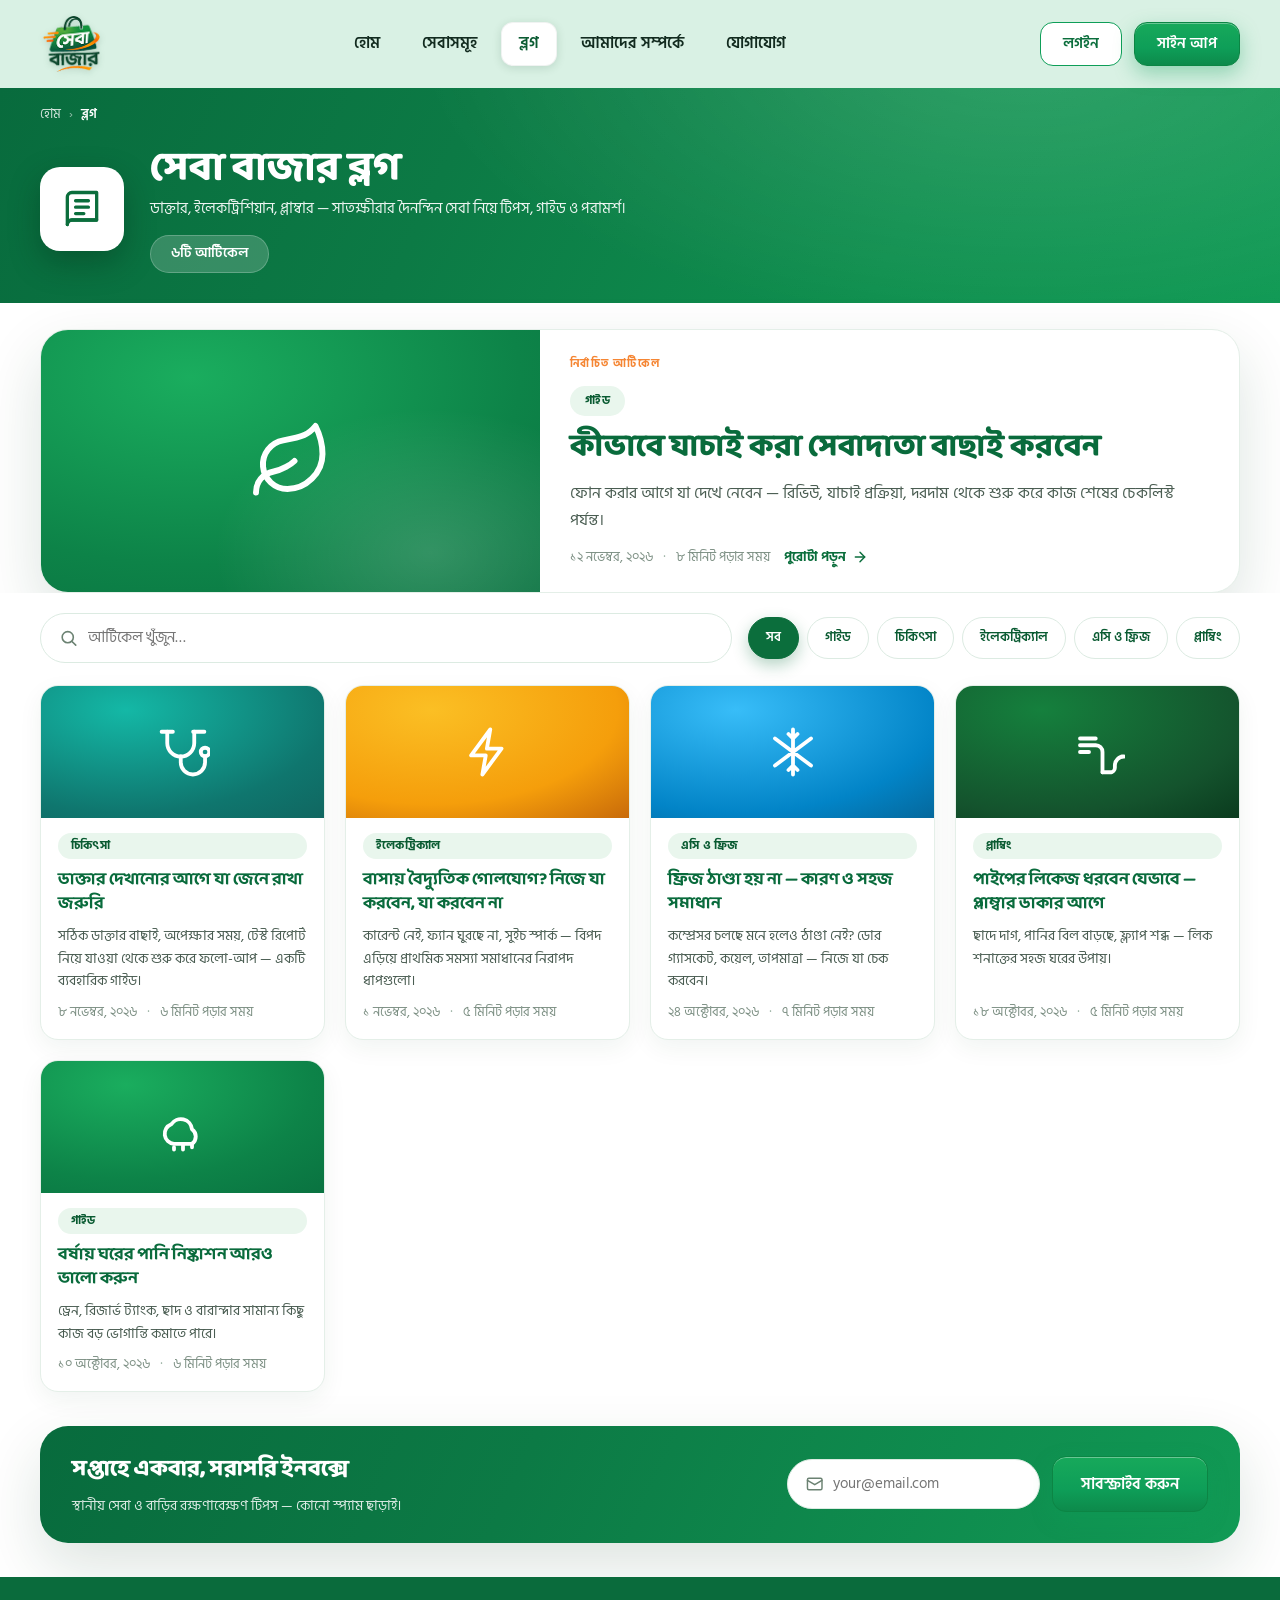
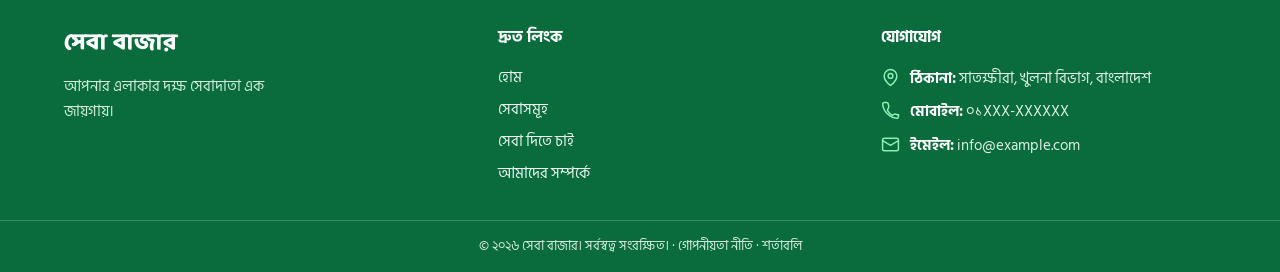
<file: blog.html>
<!DOCTYPE html>
<html lang="bn">
<head>
  <meta charset="UTF-8" />
  <meta name="viewport" content="width=device-width, initial-scale=1.0" />
  <meta name="theme-color" content="#0b6e3c" />
  <title>ব্লগ | সেবা বাজার — স্থানীয় সেবা নিয়ে টিপস ও গাইড</title>
  <meta name="description" content="ডাক্তার দেখানো, ইলেকট্রিশিয়ান, প্লাম্বার, ফ্রিজ-এসি মেরামত — সাতক্ষীরার স্থানীয় সেবা নিয়ে ব্যবহারিক টিপস, গাইড ও পরামর্শ।" />
  <meta property="og:title" content="ব্লগ | সেবা বাজার" />
  <meta property="og:description" content="স্থানীয় সেবা নিয়ে টিপস, গাইড ও পরামর্শ।" />
  <meta property="og:type" content="website" />
  <link rel="icon" type="image/png" href="assets/sheba-bazer-logo.png" />
  <link rel="stylesheet" href="css/styles.css" />
</head>
<body class="page-services page-blog" data-page="blog">

<div id="app-header"></div>

<main>

  <!-- ══════════ BLOG HERO BAND ══════════ -->
  <section class="svc-hero" aria-label="সেবা বাজার ব্লগ">
    <div class="container">
      <!-- Breadcrumb -->
      <nav class="svc-crumb" aria-label="বর্তমান পাতা">
        <a href="index.html">হোম</a>
        <span class="svc-crumb-sep" aria-hidden="true">›</span>
        <span aria-current="page">ব্লগ</span>
      </nav>

      <!-- Head: icon + title -->
      <div class="svc-head">
        <span class="svc-head-icon" aria-hidden="true">
          <svg viewBox="0 0 24 24" fill="none" stroke="currentColor" stroke-width="1.8" stroke-linecap="round" stroke-linejoin="round">
            <path d="M4 5.5A2.5 2.5 0 0 1 6.5 3H20v15H6.5A2.5 2.5 0 0 0 4 20.5V5.5Z"/>
            <path d="M4 20.5A2.5 2.5 0 0 1 6.5 18H20"/>
            <path d="M8.5 7.5h7M8.5 11h7M8.5 14.5h4.5"/>
          </svg>
        </span>
        <div class="svc-head-copy">
          <h1 class="svc-title">সেবা বাজার ব্লগ</h1>
          <p class="svc-sub">ডাক্তার, ইলেকট্রিশিয়ান, প্লাম্বার — সাতক্ষীরার দৈনন্দিন সেবা নিয়ে টিপস, গাইড ও পরামর্শ।</p>
          <span class="svc-count" id="blogCountBadge" role="status">৬টি আর্টিকেল</span>
        </div>
      </div>
    </div>
  </section>

  <!-- ══════════ FEATURED POST ══════════ -->
  <section class="blog-featured-wrap" aria-label="নির্বাচিত আর্টিকেল">
    <div class="container">
      <a class="blog-featured" id="blogFeatured" href="blog-post.html"></a>
    </div>
  </section>

  <!-- ══════════ TOOLBAR: search + category chips ══════════ -->
  <section class="blog-toolbar-wrap" aria-label="আর্টিকেল ফিল্টার">
    <div class="container">
      <form class="blog-toolbar" id="blogSearchForm" role="search">
        <label class="blog-search">
          <svg width="20" height="20" viewBox="0 0 24 24" fill="none" stroke="currentColor" stroke-width="2" stroke-linecap="round" stroke-linejoin="round" aria-hidden="true"><circle cx="11" cy="11" r="7"/><path d="m21 21-4.3-4.3"/></svg>
          <input type="search" id="blogSearch" class="blog-search-input" placeholder="আর্টিকেল খুঁজুন…" autocomplete="off" aria-label="আর্টিকেল খুঁজুন" />
        </label>
        <div class="blog-chips" id="blogChips" role="group" aria-label="ক্যাটাগরি"></div>
      </form>
    </div>
  </section>

  <!-- ══════════ ARTICLE GRID ══════════ -->
  <section class="blog-list" aria-label="সকল আর্টিকেল">
    <div class="container">
      <div class="blog-grid" id="blogGrid"></div>
      <div class="blog-empty" id="blogEmpty" hidden>
        <svg width="46" height="46" viewBox="0 0 24 24" fill="none" stroke="currentColor" stroke-width="1.6" stroke-linecap="round" stroke-linejoin="round" aria-hidden="true"><circle cx="11" cy="11" r="7"/><path d="m21 21-4.3-4.3"/></svg>
        <p><strong>কিছু পাওয়া যায়নি।</strong> অন্য শব্দ দিয়ে খুঁজে দেখুন, বা ক্যাটাগরি বদলান।</p>
      </div>
    </div>
  </section>

  <!-- ══════════ NEWSLETTER ══════════ -->
  <section class="blog-news-wrap" aria-label="নিউজলেটার">
    <div class="container">
      <form class="blog-news" id="blogNewsletterForm" novalidate>
        <div class="blog-news-copy">
          <h2 class="blog-news-title">সপ্তাহে একবার, সরাসরি ইনবক্সে</h2>
          <p class="blog-news-sub">স্থানীয় সেবা ও বাড়ির রক্ষণাবেক্ষণ টিপস — কোনো স্প্যাম ছাড়াই।</p>
        </div>
        <div class="blog-news-fields">
          <label class="blog-search blog-news-input">
            <svg width="20" height="20" viewBox="0 0 24 24" fill="none" stroke="currentColor" stroke-width="2" stroke-linecap="round" stroke-linejoin="round" aria-hidden="true"><rect x="2" y="4" width="20" height="16" rx="2"/><path d="m22 7-10 6L2 7"/></svg>
            <input type="email" id="blogNewsletterEmail" class="blog-search-input" placeholder="your@email.com" required aria-label="ইমেইল ঠিকানা" />
          </label>
          <button type="submit" class="btn btn-solid btn-lg">সাবস্ক্রাইব করুন</button>
        </div>
      </form>
    </div>
  </section>

</main>

<div id="app-footer"></div>

<script src="js/components.js"></script>
<script src="js/main.js"></script>
<script src="js/blog-data.js"></script>
<script src="js/blog.js"></script>
</body>
</html>
</file>
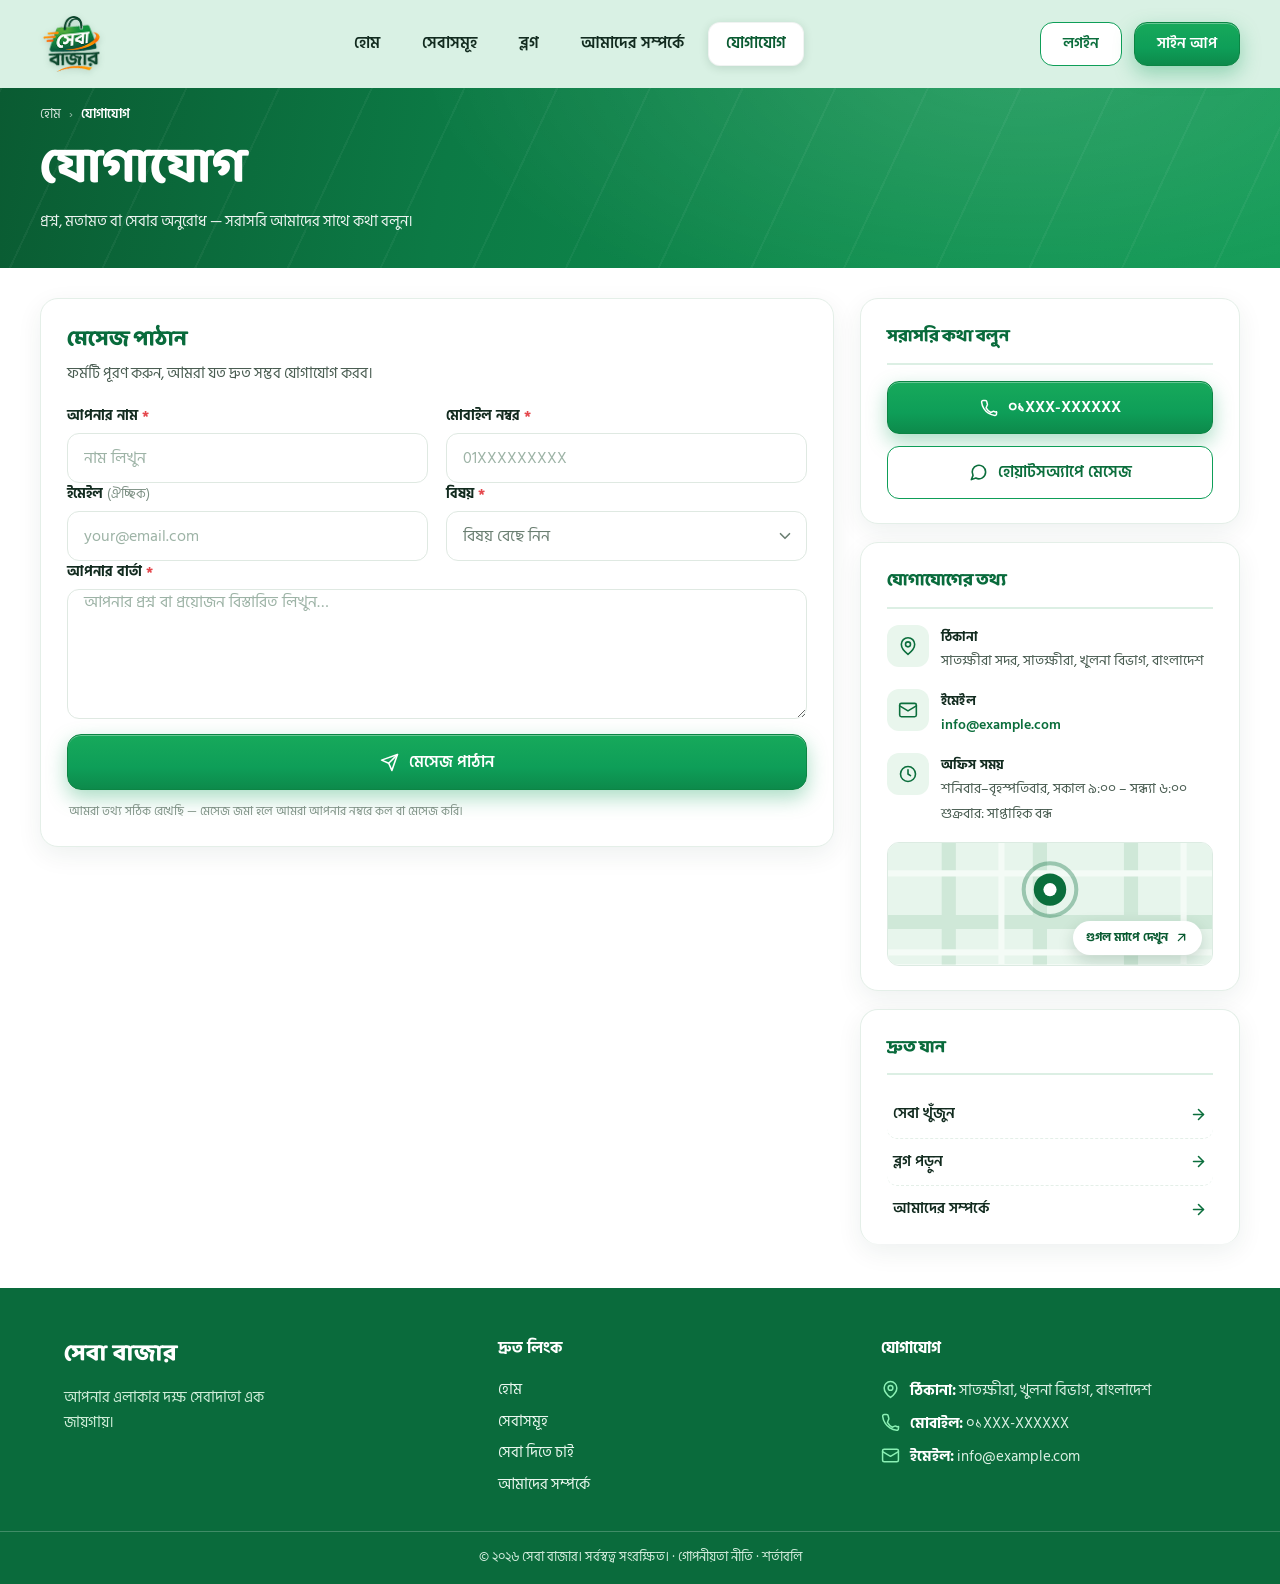
<file: contact.html>
<!DOCTYPE html>
<html lang="bn">
<head>
  <meta charset="UTF-8" />
  <meta name="viewport" content="width=device-width, initial-scale=1.0" />
  <meta name="theme-color" content="#0b6e3c" />
  <title>যোগাযোগ | সেবা বাজার — আমাদের সাথে কথা বলুন</title>
  <meta name="description" content="সেবা বাজারের সাথে যোগাযোগ করুন — প্রশ্ন, মতামত, সেবার অনুরোধ বা অভিযোগ। সাতক্ষীরা সদর, খুলনা বিভাগ। সরাসরি ফোন, হোয়াটসঅ্যাপ বা মেসেজ পাঠান।" />
  <meta property="og:title" content="যোগাযোগ | সেবা বাজার" />
  <meta property="og:description" content="আমরা সাহায্য করতে প্রস্তুত — ফোন, হোয়াটসঅ্যাপ বা মেসেজ পাঠান।" />
  <meta property="og:type" content="website" />
  <link rel="icon" type="image/png" href="assets/sheba-bazer-logo.png" />
  <link rel="stylesheet" href="css/styles.css" />
</head>
<body class="page-services page-contact" data-page="contact">

<div id="app-header"></div>

<main>

  <!-- ══════════ CONTACT HERO BAND (with diagonal rays) ══════════ -->
  <section class="svc-hero about-hero" aria-label="যোগাযোগ">
    <div class="container">
      <!-- Breadcrumb -->
      <nav class="svc-crumb" aria-label="বর্তমান পাতা">
        <a href="index.html">হোম</a>
        <span class="svc-crumb-sep" aria-hidden="true">›</span>
        <span aria-current="page">যোগাযোগ</span>
      </nav>

      <h1 class="svc-title about-title">যোগাযোগ</h1>
      <p class="svc-sub about-sub">প্রশ্ন, মতামত বা সেবার অনুরোধ — সরাসরি আমাদের সাথে কথা বলুন।</p>
    </div>
  </section>

  <!-- ══════════ CONTACT BODY ══════════ -->
  <section class="contact-body" aria-label="মেসেজ পাঠান ও যোগাযোগের তথ্য">
    <div class="container contact-shell">

      <!-- ══════════ FORM CARD ══════════ -->
      <form class="contact-card contact-form" id="contactForm" novalidate>
        <h2 class="contact-title">মেসেজ পাঠান</h2>
        <p class="contact-sub">ফর্মটি পূরণ করুন, আমরা যত দ্রুত সম্ভব যোগাযোগ করব।</p>

        <div class="contact-grid">
          <div class="field">
            <label class="field-label" for="contactName">আপনার নাম <i>*</i></label>
            <input type="text" id="contactName" class="field-input" placeholder="নাম লিখুন" autocomplete="name" required />
            <p class="field-error">অনুগ্রহ করে আপনার নাম লিখুন।</p>
          </div>
          <div class="field">
            <label class="field-label" for="contactPhone">মোবাইল নম্বর <i>*</i></label>
            <input type="tel" id="contactPhone" class="field-input" placeholder="01XXXXXXXXX" inputmode="numeric" maxlength="11" autocomplete="tel" required />
            <p class="field-error">সঠিক ১১-সংখ্যার মোবাইল নম্বর দিন।</p>
          </div>
        </div>

        <div class="contact-grid">
          <div class="field">
            <label class="field-label" for="contactEmail">ইমেইল <span class="contact-optional">(ঐচ্ছিক)</span></label>
            <input type="email" id="contactEmail" class="field-input" placeholder="your@email.com" autocomplete="email" />
            <p class="field-error">সঠিক ইমেইল ঠিকানা দিন।</p>
          </div>
          <div class="field">
            <label class="field-label" for="contactSubject">বিষয় <i>*</i></label>
            <label class="select-wrap">
              <select id="contactSubject" class="select-input" required>
                <option value="">বিষয় বেছে নিন</option>
                <option value="সাধারণ জিজ্ঞাসা">সাধারণ জিজ্ঞাসা</option>
                <option value="সেবা নিতে চাই">সেবা নিতে চাই</option>
                <option value="সেবাদাতা হতে চাই">সেবাদাতা হতে চাই</option>
                <option value="বিজ্ঞাপন দিতে চাই">বিজ্ঞাপন দিতে চাই</option>
                <option value="অভিযোগ / সমস্যার কথা জানাতে চাই">অভিযোগ / সমস্যার কথা জানাতে চাই</option>
              </select>
              <svg class="select-chevron" width="18" height="18" viewBox="0 0 24 24" fill="none" stroke="currentColor" stroke-width="2.2" stroke-linecap="round" stroke-linejoin="round"><path d="m6 9 6 6 6-6"/></svg>
            </label>
            <p class="field-error">অনুগ্রহ করে বিষয় বেছে নিন।</p>
          </div>
        </div>

        <div class="field">
          <label class="field-label" for="contactMessage">আপনার বার্তা <i>*</i></label>
          <textarea id="contactMessage" class="field-input contact-textarea" placeholder="আপনার প্রশ্ন বা প্রয়োজন বিস্তারিত লিখুন…" rows="5" required></textarea>
          <p class="field-error">কমপক্ষে ১০ অক্ষরের বার্তা লিখুন।</p>
        </div>

        <button type="submit" class="btn btn-solid btn-lg contact-submit" id="contactSubmit">
          <svg width="19" height="19" viewBox="0 0 24 24" fill="none" stroke="currentColor" stroke-width="2" stroke-linecap="round" stroke-linejoin="round" aria-hidden="true"><path d="m22 2-7 20-4-9-9-4Z"/><path d="M22 2 11 13"/></svg>
          মেসেজ পাঠান
        </button>
        <p class="contact-note">আমরা তথ্য সঠিক রেখেছি — মেসেজ জমা হলে আমরা আপনার নম্বরে কল বা মেসেজ করি।</p>
      </form>

      <!-- ══════════ SIDEBAR ══════════ -->
      <aside class="contact-side" aria-label="যোগাযোগের তথ্য">

        <div class="contact-card">
          <h2 class="contact-title contact-title--sm">সরাসরি কথা বলুন</h2>
          <a class="btn btn-solid sp-full-btn contact-side-btn" href="tel:01700000000">
            <svg width="18" height="18" viewBox="0 0 24 24" fill="none" stroke="currentColor" stroke-width="2" stroke-linecap="round" stroke-linejoin="round" aria-hidden="true"><path d="M22 16.92v3a2 2 0 0 1-2.18 2 19.79 19.79 0 0 1-8.63-3.07 19.5 19.5 0 0 1-6-6 19.79 19.79 0 0 1-3.07-8.67A2 2 0 0 1 4.11 2h3a2 2 0 0 1 2 1.72c.13.96.36 1.9.7 2.81a2 2 0 0 1-.45 2.11L8.09 11.91a16 16 0 0 0 6 6l3.27-1.27a2 2 0 0 1 2.11.45c.91.34 1.85.57 2.81.7A2 2 0 0 1 22 16.92z"/></svg>
            ০১XXX-XXXXXX
          </a>
          <a class="btn btn-outline sp-full-btn contact-side-btn" href="https://wa.me/8801700000000" target="_blank" rel="noopener">
            <svg width="19" height="19" viewBox="0 0 24 24" fill="none" stroke="currentColor" stroke-width="2" stroke-linecap="round" stroke-linejoin="round" aria-hidden="true"><path d="M21 11.5a8.5 8.5 0 0 1-12.4 7.5L3 21l2.1-5.4A8.5 8.5 0 1 1 21 11.5z"/></svg>
            হোয়াটসঅ্যাপে মেসেজ
          </a>
        </div>

        <div class="contact-card">
          <h2 class="contact-title contact-title--sm">যোগাযোগের তথ্য</h2>
          <ul class="contact-list">
            <li class="contact-item">
              <span class="contact-item-icon" aria-hidden="true"><svg width="20" height="20" viewBox="0 0 24 24" fill="none" stroke="currentColor" stroke-width="1.9" stroke-linecap="round" stroke-linejoin="round"><path d="M20 10c0 6-8 12-8 12s-8-6-8-12a8 8 0 0 1 16 0Z"/><circle cx="12" cy="10" r="3"/></svg></span>
              <span><strong>ঠিকানা</strong><br />সাতক্ষীরা সদর, সাতক্ষীরা, খুলনা বিভাগ, বাংলাদেশ</span>
            </li>
            <li class="contact-item">
              <span class="contact-item-icon" aria-hidden="true"><svg width="20" height="20" viewBox="0 0 24 24" fill="none" stroke="currentColor" stroke-width="1.9" stroke-linecap="round" stroke-linejoin="round"><rect x="2" y="4" width="20" height="16" rx="2"/><path d="m22 7-10 6L2 7"/></svg></span>
              <span><strong>ইমেইল</strong><br /><a class="contact-link" href="mailto:info@example.com">info@example.com</a></span>
            </li>
            <li class="contact-item">
              <span class="contact-item-icon" aria-hidden="true"><svg width="20" height="20" viewBox="0 0 24 24" fill="none" stroke="currentColor" stroke-width="1.9" stroke-linecap="round" stroke-linejoin="round"><circle cx="12" cy="12" r="9"/><path d="M12 7v5l3 2"/></svg></span>
              <span><strong>অফিস সময়</strong><br />শনিবার–বৃহস্পতিবার, সকাল ৯:০০ – সন্ধ্যা ৬:০০<br />শুক্রবার: সাপ্তাহিক বন্ধ</span>
            </li>
          </ul>

          <!-- Map tile -->
          <a class="contact-map" href="https://www.google.com/maps/search/Satkhira+Sadar" target="_blank" rel="noopener" aria-label="গুগল ম্যাপে সাতক্ষীরা সদর দেখুন">
            <svg viewBox="0 0 320 120" class="contact-map-art" aria-hidden="true">
              <rect width="320" height="120" fill="#e7f5ec"/>
              <path d="M0 78h320M60 0v120M150 0v120M240 0v120" stroke="#cfe8d8" stroke-width="14"/>
              <path d="M0 30h320M0 108h320M112 0v120M292 0v120" stroke="#f4fbf6" stroke-width="6"/>
              <circle cx="160" cy="46" r="16" fill="#0b6e3c"/>
              <circle cx="160" cy="46" r="6.5" fill="#fff"/>
              <circle cx="160" cy="46" r="26" fill="none" stroke="#0b6e3c" stroke-opacity=".35" stroke-width="4"/>
            </svg>
            <span class="contact-map-label">গুগল ম্যাপে দেখুন
              <svg width="15" height="15" viewBox="0 0 24 24" fill="none" stroke="currentColor" stroke-width="2.2" stroke-linecap="round" stroke-linejoin="round" aria-hidden="true"><path d="M7 17 17 7"/><path d="M8 7h9v9"/></svg>
            </span>
          </a>
        </div>

        <div class="contact-card contact-quick">
          <h2 class="contact-title contact-title--sm">দ্রুত যান</h2>
          <a class="contact-quick-link" href="services.html">সেবা খুঁজুন
            <svg width="17" height="17" viewBox="0 0 24 24" fill="none" stroke="currentColor" stroke-width="2.2" stroke-linecap="round" stroke-linejoin="round" aria-hidden="true"><path d="M5 12h14"/><path d="m12 5 7 7-7 7"/></svg>
          </a>
          <a class="contact-quick-link" href="blog.html">ব্লগ পড়ুন
            <svg width="17" height="17" viewBox="0 0 24 24" fill="none" stroke="currentColor" stroke-width="2.2" stroke-linecap="round" stroke-linejoin="round" aria-hidden="true"><path d="M5 12h14"/><path d="m12 5 7 7-7 7"/></svg>
          </a>
          <a class="contact-quick-link" href="about.html">আমাদের সম্পর্কে
            <svg width="17" height="17" viewBox="0 0 24 24" fill="none" stroke="currentColor" stroke-width="2.2" stroke-linecap="round" stroke-linejoin="round" aria-hidden="true"><path d="M5 12h14"/><path d="m12 5 7 7-7 7"/></svg>
          </a>
        </div>

      </aside>

    </div>
  </section>

</main>

<div id="app-footer"></div>

<script src="js/components.js"></script>
<script src="js/main.js"></script>
<script src="js/contact.js"></script>
</body>
</html>
</file>
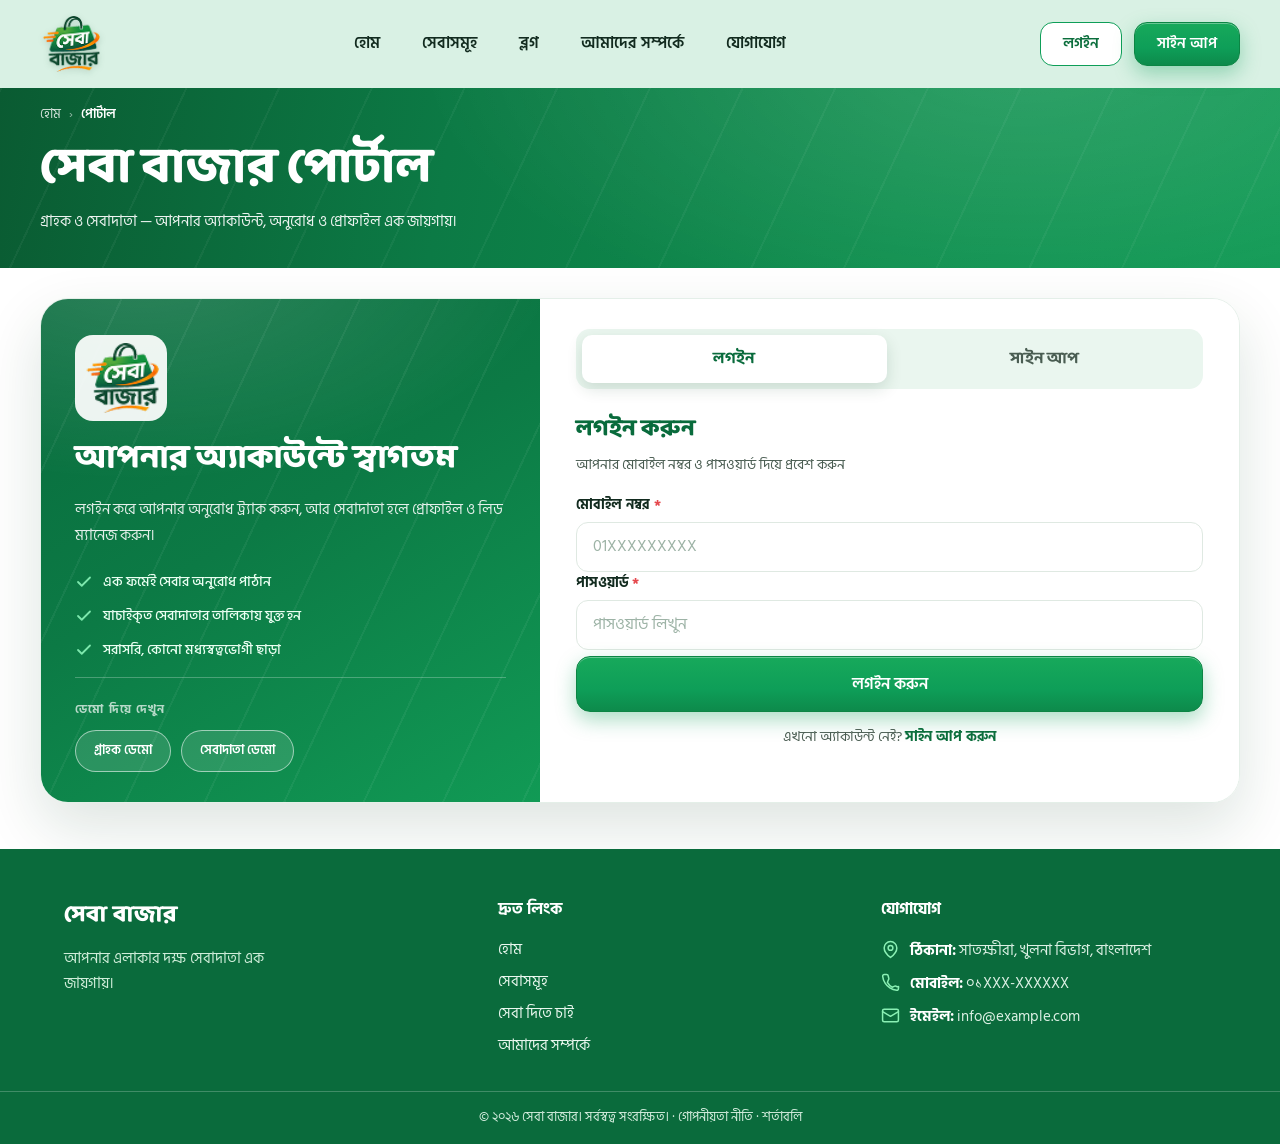
<file: portal.html>
<!DOCTYPE html>
<html lang="bn">
<head>
  <meta charset="UTF-8" />
  <meta name="viewport" content="width=device-width, initial-scale=1.0" />
  <meta name="theme-color" content="#0b6e3c" />
  <title>পোর্টাল | সেবা বাজার — গ্রাহক ও সেবাদাতা অ্যাকাউন্ট</title>
  <meta name="description" content="সেবা বাজার পোর্টাল — গ্রাহক ও সেবাদাতা অ্যাকাউন্ট। লগইন বা সাইন আপ করুন, আপনার অনুরোধ ও প্রোফাইল পরিচালনা করুন।" />
  <meta property="og:title" content="পোর্টাল | সেবা বাজার" />
  <meta property="og:description" content="গ্রাহক ও সেবাদাতা — আপনার অ্যাকাউন্ট এক জায়গায়।" />
  <meta property="og:type" content="website" />
  <link rel="icon" type="image/png" href="assets/sheba-bazer-logo.png" />
  <link rel="stylesheet" href="css/styles.css" />
</head>
<body class="page-services page-portal" data-page="portal">

<div id="app-header"></div>

<main>

  <!-- Breadcrumb band -->
  <section class="svc-hero about-hero" aria-label="সেবা বাজার পোর্টাল">
    <div class="container">
      <nav class="svc-crumb" aria-label="বর্তমান পাতা">
        <a href="index.html">হোম</a>
        <span class="svc-crumb-sep" aria-hidden="true">›</span>
        <span aria-current="page">পোর্টাল</span>
      </nav>
      <h1 class="svc-title about-title">সেবা বাজার পোর্টাল</h1>
      <p class="svc-sub about-sub">গ্রাহক ও সেবাদাতা — আপনার অ্যাকাউন্ট, অনুরোধ ও প্রোফাইল এক জায়গায়।</p>
    </div>
  </section>

  <!-- ══════════ GATEWAY (logged out) ══════════ -->
  <section class="portal-gateway" id="portalGateway" aria-label="লগইন বা সাইন আপ">
    <div class="container">
      <div class="portal-shell">

        <!-- Brand panel -->
        <div class="portal-brand">
          <img class="portal-brand-logo" src="assets/sheba-bazer-logo.png" width="92" alt="সেবা বাজার লোগো" />
          <h2 class="portal-brand-title">আপনার অ্যাকাউন্টে স্বাগতম</h2>
          <p class="portal-brand-text">লগইন করে আপনার অনুরোধ ট্র্যাক করুন, আর সেবাদাতা হলে প্রোফাইল ও লিড ম্যানেজ করুন।</p>
          <ul class="portal-brand-list">
            <li><svg width="18" height="18" viewBox="0 0 24 24" fill="none" stroke="currentColor" stroke-width="2.4" stroke-linecap="round" stroke-linejoin="round" aria-hidden="true"><path d="M20 6 9 17l-5-5"/></svg> এক ফর্মেই সেবার অনুরোধ পাঠান</li>
            <li><svg width="18" height="18" viewBox="0 0 24 24" fill="none" stroke="currentColor" stroke-width="2.4" stroke-linecap="round" stroke-linejoin="round" aria-hidden="true"><path d="M20 6 9 17l-5-5"/></svg> যাচাইকৃত সেবাদাতার তালিকায় যুক্ত হন</li>
            <li><svg width="18" height="18" viewBox="0 0 24 24" fill="none" stroke="currentColor" stroke-width="2.4" stroke-linecap="round" stroke-linejoin="round" aria-hidden="true"><path d="M20 6 9 17l-5-5"/></svg> সরাসরি, কোনো মধ্যস্বত্বভোগী ছাড়া</li>
          </ul>
          <div class="portal-demo">
            <p class="portal-demo-title">ডেমো দিয়ে দেখুন</p>
            <div class="portal-demo-btns">
              <button type="button" class="portal-demo-btn" id="demoCustomerBtn">গ্রাহক ডেমো</button>
              <button type="button" class="portal-demo-btn" id="demoProviderBtn">সেবাদাতা ডেমো</button>
            </div>
          </div>
        </div>

        <!-- Form panel with tabs -->
        <div class="portal-forms">
          <div class="portal-tabs" role="tablist" aria-label="লগইন বা সাইন আপ">
            <button type="button" class="portal-tab is-active" id="tabLogin" role="tab" aria-selected="true" aria-controls="panelLogin">লগইন</button>
            <button type="button" class="portal-tab" id="tabSignup" role="tab" aria-selected="false" aria-controls="panelSignup">সাইন আপ</button>
          </div>

          <!-- LOGIN -->
          <form id="panelLogin" class="portal-panel" role="tabpanel" aria-labelledby="tabLogin" novalidate>
            <h2 class="portal-title">লগইন করুন</h2>
            <p class="portal-hint">আপনার মোবাইল নম্বর ও পাসওয়ার্ড দিয়ে প্রবেশ করুন</p>
            <div class="field">
              <label class="field-label" for="loginPhone">মোবাইল নম্বর <i>*</i></label>
              <input type="tel" id="loginPhone" class="field-input" placeholder="01XXXXXXXXX" inputmode="numeric" maxlength="11" autocomplete="tel" required />
              <p class="field-error">সঠিক ১১-সংখ্যার মোবাইল নম্বর দিন।</p>
            </div>
            <div class="field">
              <label class="field-label" for="loginPassword">পাসওয়ার্ড <i>*</i></label>
              <input type="password" id="loginPassword" class="field-input" placeholder="পাসওয়ার্ড লিখুন" autocomplete="current-password" required />
              <p class="field-error">পাসওয়ার্ড খালি রাখা যাবে না।</p>
            </div>
            <button type="submit" class="btn btn-solid btn-lg portal-submit">লগইন করুন</button>
            <p class="portal-switch">এখনো অ্যাকাউন্ট নেই? <button type="button" class="portal-switch-btn" data-goto-tab="signup">সাইন আপ করুন</button></p>
          </form>

          <!-- SIGNUP -->
          <form id="panelSignup" class="portal-panel" role="tabpanel" aria-labelledby="tabSignup" novalidate hidden>
            <h2 class="portal-title">অ্যাকাউন্ট খুলুন</h2>
            <p class="portal-hint">মিনিট খানেকেই গ্রাহক বা সেবাদাতা অ্যাকাউন্ট খুলুন</p>

            <fieldset class="portal-role-group" aria-label="অ্যাকাউন্টের ধরন">
              <legend class="field-label">আমি…</legend>
              <div class="portal-role-cards">
                <label class="portal-role-card is-checked">
                  <input type="radio" name="accountRole" value="customer" checked />
                  <span class="portal-role-icon" aria-hidden="true"><svg width="26" height="26" viewBox="0 0 24 24" fill="none" stroke="currentColor" stroke-width="2" stroke-linecap="round" stroke-linejoin="round"><circle cx="12" cy="8" r="4"/><path d="M4 21c0-3.9 3.6-7 8-7s8 3.1 8 7"/></svg></span>
                  <span class="portal-role-name">গ্রাহক</span>
                  <span class="portal-role-desc">সেবা পেতে চাই</span>
                </label>
                <label class="portal-role-card">
                  <input type="radio" name="accountRole" value="provider" />
                  <span class="portal-role-icon" aria-hidden="true"><svg width="26" height="26" viewBox="0 0 24 24" fill="none" stroke="currentColor" stroke-width="2" stroke-linecap="round" stroke-linejoin="round"><path d="M14.7 6.3a4.5 4.5 0 0 0-6 5.6L3 18.6a1.8 1.8 0 0 0 2.5 2.5l6.7-5.7a4.5 4.5 0 0 0 5.6-6l-3.2 3.2-2.6-2.6 3.7-3.7Z"/></svg></span>
                  <span class="portal-role-name">সেবাদাতা</span>
                  <span class="portal-role-desc">কাজ পেতে চাই</span>
                </label>
              </div>
            </fieldset>

            <div class="contact-grid">
              <div class="field">
                <label class="field-label" for="signupName">আপনার নাম <i>*</i></label>
                <input type="text" id="signupName" class="field-input" placeholder="নাম লিখুন" autocomplete="name" required />
                <p class="field-error">নামটি অন্তত ২ অক্ষরের হতে হবে।</p>
              </div>
              <div class="field">
                <label class="field-label" for="signupPhone">মোবাইল নম্বর <i>*</i></label>
                <input type="tel" id="signupPhone" class="field-input" placeholder="01XXXXXXXXX" inputmode="numeric" maxlength="11" autocomplete="tel" required />
                <p class="field-error">সঠিক ১১-সংখ্যার মোবাইল নম্বর দিন।</p>
              </div>
            </div>

            <div class="field">
              <label class="field-label" for="signupPassword">পাসওয়ার্ড <i>*</i></label>
              <input type="password" id="signupPassword" class="field-input" placeholder="কমপক্ষে ৬ অক্ষর" autocomplete="new-password" required />
              <p class="field-error">পাসওয়ার্ড কমপক্ষে ৬ অক্ষরের হতে হবে।</p>
            </div>

            <!-- provider-only fields -->
            <div class="portal-provider-fields" id="providerFields" hidden>
              <div class="field">
                <label class="field-label" for="providerService">আপনার সেবা <i>*</i></label>
                <label class="select-wrap">
                  <select id="providerService" class="select-input"><option value="">সেবা বেছে নিন</option></select>
                  <svg class="select-chevron" width="18" height="18" viewBox="0 0 24 24" fill="none" stroke="currentColor" stroke-width="2.2" stroke-linecap="round" stroke-linejoin="round"><path d="m6 9 6 6 6-6"/></svg>
                </label>
                <p class="field-error">অনুগ্রহ করে সেবাটি বেছে নিন।</p>
              </div>
              <div class="contact-grid contact-grid--area">
                <label class="select-wrap">
                  <span class="sr-only">বিভাগ</span>
                  <select id="providerDivision" class="select-input"><option value="">বিভাগ</option></select>
                  <svg class="select-chevron" width="18" height="18" viewBox="0 0 24 24" fill="none" stroke="currentColor" stroke-width="2.2" stroke-linecap="round" stroke-linejoin="round"><path d="m6 9 6 6 6-6"/></svg>
                </label>
                <label class="select-wrap">
                  <span class="sr-only">জেলা</span>
                  <select id="providerDistrict" class="select-input" disabled><option value="">জেলা</option></select>
                  <svg class="select-chevron" width="18" height="18" viewBox="0 0 24 24" fill="none" stroke="currentColor" stroke-width="2.2" stroke-linecap="round" stroke-linejoin="round"><path d="m6 9 6 6 6-6"/></svg>
                </label>
                <label class="select-wrap">
                  <span class="sr-only">উপজেলা</span>
                  <select id="providerUpazila" class="select-input" disabled><option value="">উপজেলা</option></select>
                  <svg class="select-chevron" width="18" height="18" viewBox="0 0 24 24" fill="none" stroke="currentColor" stroke-width="2.2" stroke-linecap="round" stroke-linejoin="round"><path d="m6 9 6 6 6-6"/></svg>
                </label>
              </div>
              <p class="field-error portal-area-error" id="providerAreaError" hidden>সেবাদাতা হতে হলে আপনার এলাকা বেছে নিন।</p>
            </div>

            <button type="submit" class="btn btn-solid btn-lg portal-submit">অ্যাকাউন্ট খুলুন</button>
            <p class="portal-switch">আগে থেকেই অ্যাকাউন্ট আছে? <button type="button" class="portal-switch-btn" data-goto-tab="login">লগইন করুন</button></p>
          </form>
        </div>

      </div>
    </div>
  </section>

  <!-- ══════════ DASHBOARD (logged in) ══════════ -->
  <section class="portal-dashboard" id="portalDashboard" aria-label="আমার ড্যাশবোর্ড" hidden>
    <div class="container">

      <!-- Welcome band -->
      <div class="portal-welcome">
        <div class="portal-welcome-id">
          <span class="portal-avatar" id="portalAvatar" aria-hidden="true">S</span>
          <div>
            <h2 class="portal-welcome-name" id="portalWelcomeName">স্বাগতম!</h2>
            <p class="portal-welcome-meta"><span class="portal-role-badge" id="portalRoleBadge">গ্রাহক</span><span id="portalWelcomePhone"></span></p>
          </div>
        </div>
        <button class="btn btn-outline-light portal-logout" id="portalLogoutBtn" type="button">
          <svg width="18" height="18" viewBox="0 0 24 24" fill="none" stroke="currentColor" stroke-width="2" stroke-linecap="round" stroke-linejoin="round" aria-hidden="true"><path d="M9 21H5a2 2 0 0 1-2-2V5a2 2 0 0 1 2-2h4"/><path d="m16 17 5-5-5-5"/><path d="M21 12H9"/></svg>
          লগআউট
        </button>
      </div>

      <!-- Stats row -->
      <div class="portal-stats" id="portalStats"></div>

      <div class="portal-dash-grid">
        <!-- Main column: requests / leads -->
        <div class="portal-panel-card">
          <div class="portal-panel-head">
            <h3 class="portal-panel-title" id="portalListTitle">আমার অনুরোধ</h3>
            <a class="btn btn-outline btn-sm" id="portalListCta" href="index.html#request">নতুন অনুরোধ</a>
          </div>
          <div class="portal-request-list" id="portalRequestList"></div>
          <div class="portal-empty" id="portalEmpty" hidden>
            <svg width="46" height="46" viewBox="0 0 24 24" fill="none" stroke="currentColor" stroke-width="1.6" stroke-linecap="round" stroke-linejoin="round" aria-hidden="true"><path d="M9 5h6M9 3h6a2 2 0 0 1 2 2v14l-5-3-5 3V5a2 2 0 0 1 2-2Z"/></svg>
            <p id="portalEmptyText"><strong>এখনো কোনো অনুরোধ নেই।</strong> সেবার অনুরোধ পাঠালে এখানে দেখতে পাবেন।</p>
            <a class="btn btn-solid" href="index.html#request">সেবার অনুরোধ পাঠান</a>
          </div>
        </div>

        <!-- Sidebar: profile editor -->
        <aside class="portal-panel-card portal-profile" aria-label="প্রোফাইল">
          <h3 class="portal-panel-title">প্রোফাইল</h3>
          <form id="portalProfileForm" novalidate>
            <div class="field">
              <label class="field-label" for="profileName">আপনার নাম <i>*</i></label>
              <input type="text" id="profileName" class="field-input" required />
            </div>
            <div class="field">
              <label class="field-label" for="profilePhone">মোবাইল নম্বর</label>
              <input type="text" id="profilePhone" class="field-input" readonly aria-readonly="true" />
            </div>
            <div class="field" id="profileServiceField" hidden>
              <label class="field-label" for="profileService">আপনার সেবা</label>
              <label class="select-wrap">
                <select id="profileService" class="select-input"></select>
                <svg class="select-chevron" width="18" height="18" viewBox="0 0 24 24" fill="none" stroke="currentColor" stroke-width="2.2" stroke-linecap="round" stroke-linejoin="round"><path d="m6 9 6 6 6-6"/></svg>
              </label>
            </div>
            <div class="field">
              <label class="field-label" for="profileAddress">ঠিকানা <span class="contact-optional">(ঐচ্ছিক)</span></label>
              <input type="text" id="profileAddress" class="field-input" placeholder="বাড়ির ঠিকানা" />
            </div>
            <div id="profileProviderFields" hidden>
              <label class="select-wrap">
                <span class="sr-only">বিভাগ</span>
                <select id="profileDivision" class="select-input"><option value="">বিভাগ</option></select>
                <svg class="select-chevron" width="18" height="18" viewBox="0 0 24 24" fill="none" stroke="currentColor" stroke-width="2.2" stroke-linecap="round" stroke-linejoin="round"><path d="m6 9 6 6 6-6"/></svg>
              </label>
              <label class="select-wrap">
                <span class="sr-only">জেলা</span>
                <select id="profileDistrict" class="select-input" disabled><option value="">জেলা</option></select>
                <svg class="select-chevron" width="18" height="18" viewBox="0 0 24 24" fill="none" stroke="currentColor" stroke-width="2.2" stroke-linecap="round" stroke-linejoin="round"><path d="m6 9 6 6 6-6"/></svg>
              </label>
              <label class="select-wrap">
                <span class="sr-only">উপজেলা</span>
                <select id="profileUpazila" class="select-input" disabled><option value="">উপজেলা</option></select>
                <svg class="select-chevron" width="18" height="18" viewBox="0 0 24 24" fill="none" stroke="currentColor" stroke-width="2.2" stroke-linecap="round" stroke-linejoin="round"><path d="m6 9 6 6 6-6"/></svg>
              </label>
              <div class="portal-availability">
                <label class="portal-switch-row" for="profileAvailable">
                  <span>
                    <strong>কাজ করতে আছি</strong>
                    <small>বন্ধ থাকলে গ্রাহকরা আপনাকে পাবেন না</small>
                  </span>
                  <input type="checkbox" id="profileAvailable" role="switch" />
                  <span class="portal-switch-ui" aria-hidden="true"></span>
                </label>
              </div>
            </div>
            <button type="submit" class="btn btn-solid portal-save">পরিবর্তন সংরক্ষণ করুন</button>
            <p class="portal-verify-note" id="portalVerifyNote" hidden>আপনার যাচাই প্রক্রিয়া চলছে — <strong>যাচাই প্রক্রিয়াধীন</strong></p>
            <a class="btn btn-outline portal-save" id="portalViewProfileBtn" href="service.html" hidden>আমার প্রোফাইল দেখুন</a>
          </form>
        </aside>
      </div>

    </div>
  </section>

</main>

<div id="app-footer"></div>

<script src="js/components.js"></script>
<script src="js/main.js"></script>
<script src="js/data-locations.js"></script>
<script src="js/accounts.js"></script>
<script src="js/portal.js"></script>
</body>
</html>
</file>
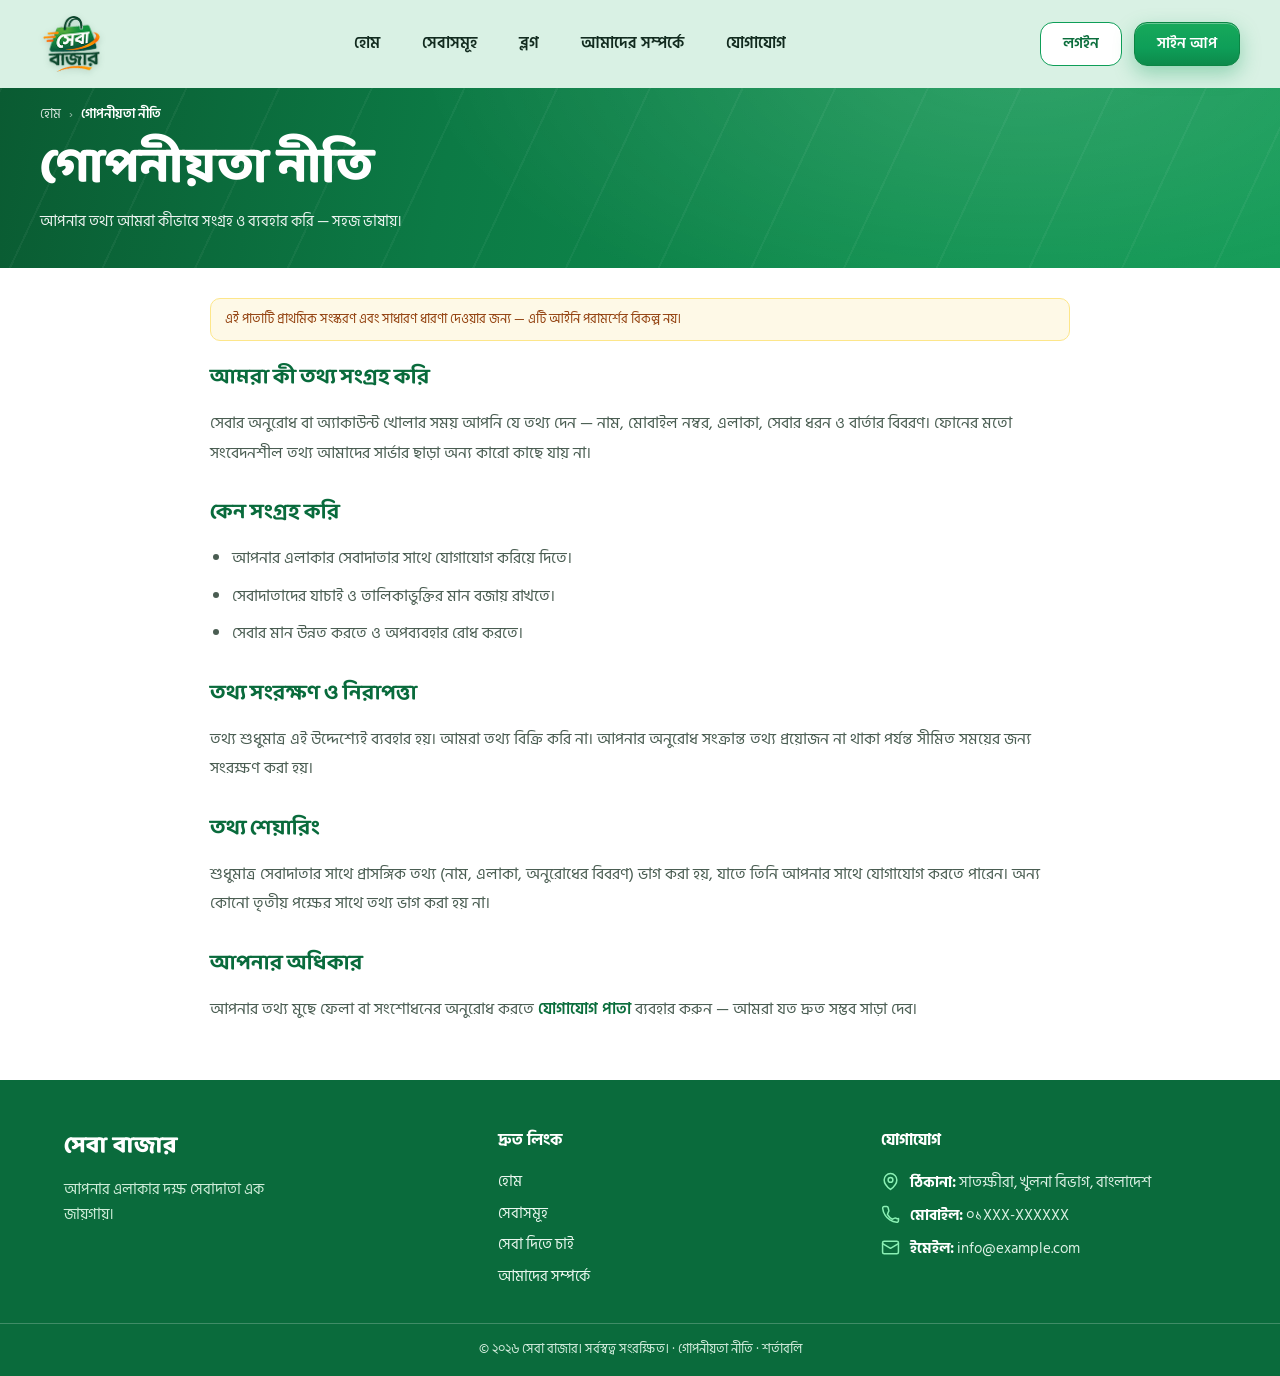
<file: privacy.html>
<!DOCTYPE html>
<html lang="bn">
<head>
  <meta charset="UTF-8" />
  <meta name="viewport" content="width=device-width, initial-scale=1.0" />
  <meta name="theme-color" content="#0b6e3c" />
  <title>গোপনীয়তা নীতি | সেবা বাজার</title>
  <meta name="description" content="সেবা বাজার কীভাবে আপনার তথ্য সংগ্রহ, সংরক্ষণ ও ব্যবহার করে — আমাদের গোপনীয়তা নীতি পড়ুন।" />
  <link rel="icon" type="image/png" href="assets/sheba-bazer-logo.png" />
  <link rel="stylesheet" href="css/styles.css" />
</head>
<body class="page-services page-legal" data-page="privacy">

<div id="app-header"></div>

<main>

  <section class="svc-hero about-hero" aria-label="গোপনীয়তা নীতি">
    <div class="container">
      <nav class="svc-crumb" aria-label="বর্তমান পাতা">
        <a href="index.html">হোম</a>
        <span class="svc-crumb-sep" aria-hidden="true">›</span>
        <span aria-current="page">গোপনীয়তা নীতি</span>
      </nav>
      <h1 class="svc-title about-title">গোপনীয়তা নীতি</h1>
      <p class="svc-sub about-sub">আপনার তথ্য আমরা কীভাবে সংগ্রহ ও ব্যবহার করি — সহজ ভাষায়।</p>
    </div>
  </section>

  <section class="legal-body">
    <div class="container legal-inner">
      <p class="legal-note">এই পাতাটি প্রাথমিক সংস্করণ এবং সাধারণ ধারণা দেওয়ার জন্য — এটি আইনি পরামর্শের বিকল্প নয়।</p>

      <h2 class="about-h2">আমরা কী তথ্য সংগ্রহ করি</h2>
      <p class="about-p">সেবার অনুরোধ বা অ্যাকাউন্ট খোলার সময় আপনি যে তথ্য দেন — নাম, মোবাইল নম্বর, এলাকা, সেবার ধরন ও বার্তার বিবরণ। ফোনের মতো সংবেদনশীল তথ্য আমাদের সার্ভার ছাড়া অন্য কারো কাছে যায় না।</p>

      <h2 class="about-h2 about-h2--mt">কেন সংগ্রহ করি</h2>
      <ul class="legal-list">
        <li>আপনার এলাকার সেবাদাতার সাথে যোগাযোগ করিয়ে দিতে।</li>
        <li>সেবাদাতাদের যাচাই ও তালিকাভুক্তির মান বজায় রাখতে।</li>
        <li>সেবার মান উন্নত করতে ও অপব্যবহার রোধ করতে।</li>
      </ul>

      <h2 class="about-h2 about-h2--mt">তথ্য সংরক্ষণ ও নিরাপত্তা</h2>
      <p class="about-p">তথ্য শুধুমাত্র এই উদ্দেশ্যেই ব্যবহার হয়। আমরা তথ্য বিক্রি করি না। আপনার অনুরোধ সংক্রান্ত তথ্য প্রয়োজন না থাকা পর্যন্ত সীমিত সময়ের জন্য সংরক্ষণ করা হয়।</p>

      <h2 class="about-h2 about-h2--mt">তথ্য শেয়ারিং</h2>
      <p class="about-p">শুধুমাত্র সেবাদাতার সাথে প্রাসঙ্গিক তথ্য (নাম, এলাকা, অনুরোধের বিবরণ) ভাগ করা হয়, যাতে তিনি আপনার সাথে যোগাযোগ করতে পারেন। অন্য কোনো তৃতীয় পক্ষের সাথে তথ্য ভাগ করা হয় না।</p>

      <h2 class="about-h2 about-h2--mt">আপনার অধিকার</h2>
      <p class="about-p">আপনার তথ্য মুছে ফেলা বা সংশোধনের অনুরোধ করতে <a class="contact-link" href="contact.html">যোগাযোগ পাতা</a> ব্যবহার করুন — আমরা যত দ্রুত সম্ভব সাড়া দেব।</p>
    </div>
  </section>

</main>

<div id="app-footer"></div>

<script src="js/components.js"></script>
<script src="js/main.js"></script>
</body>
</html>
</file>
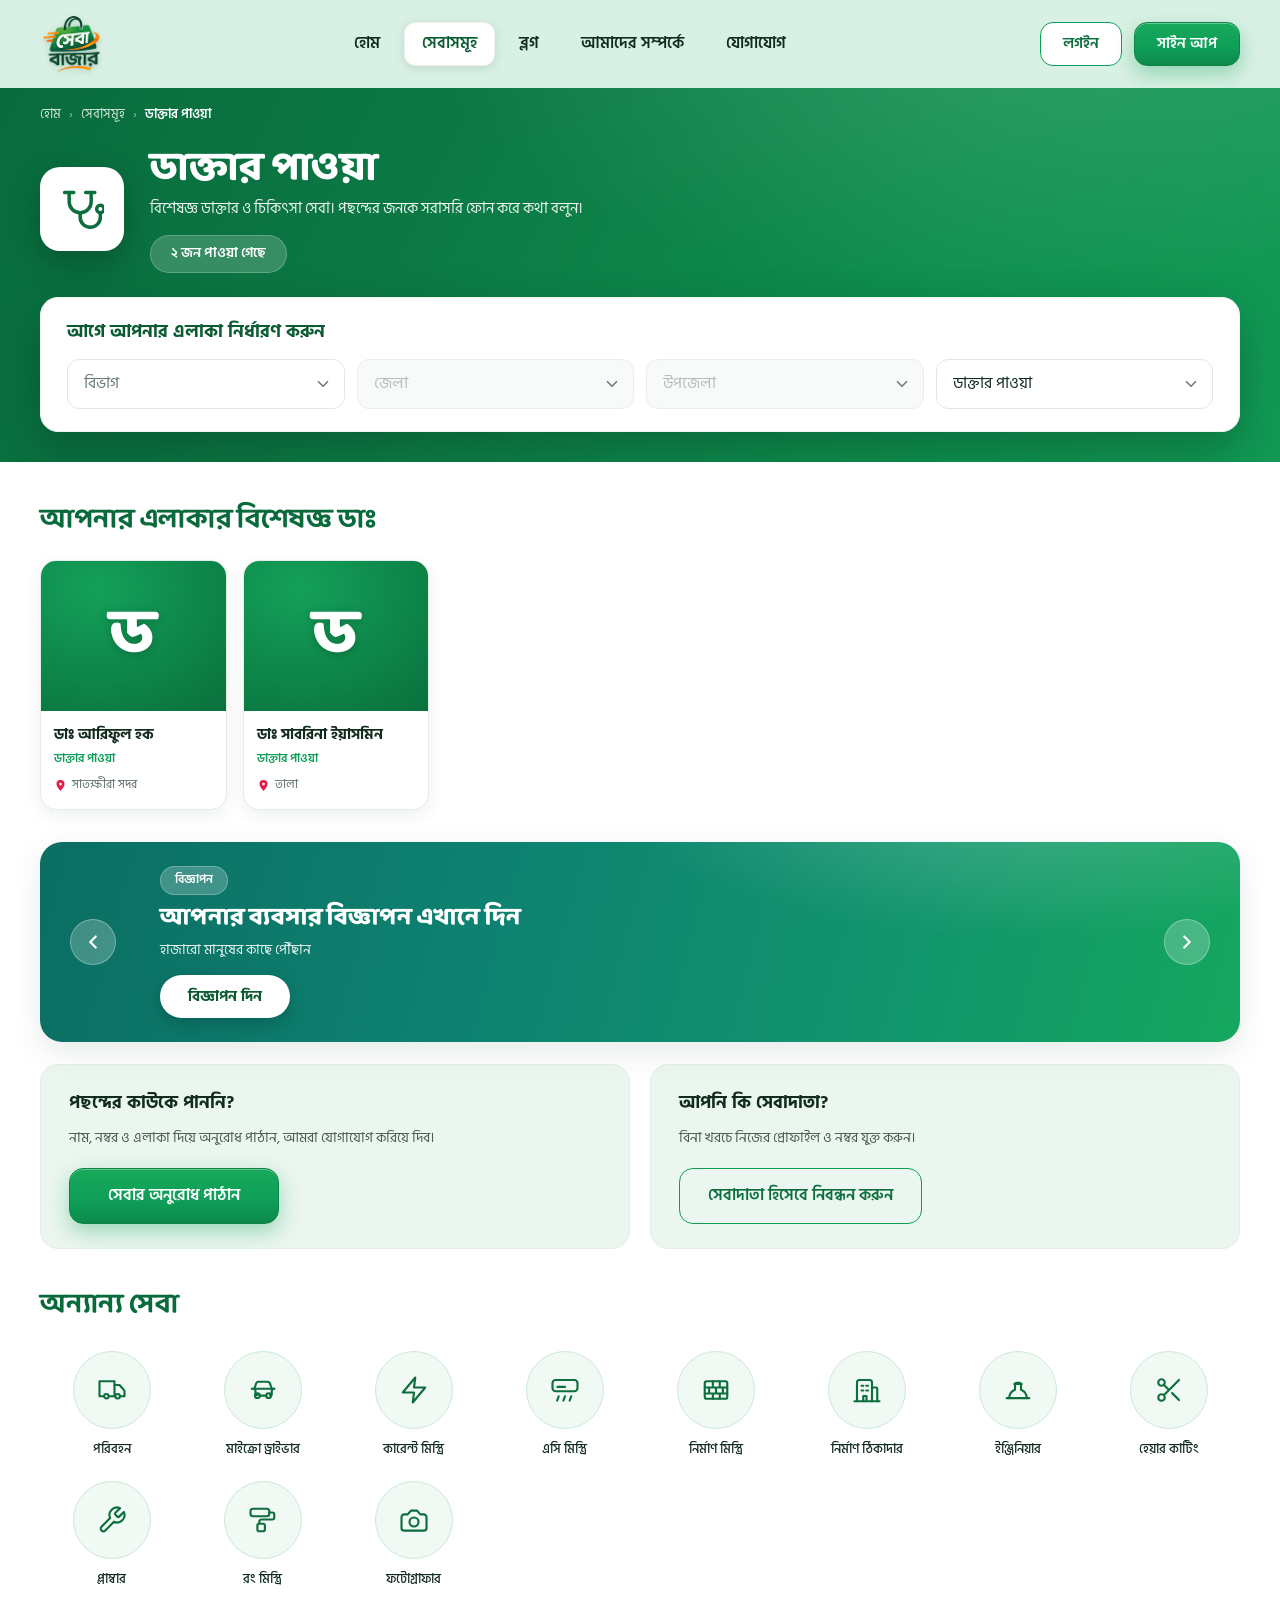
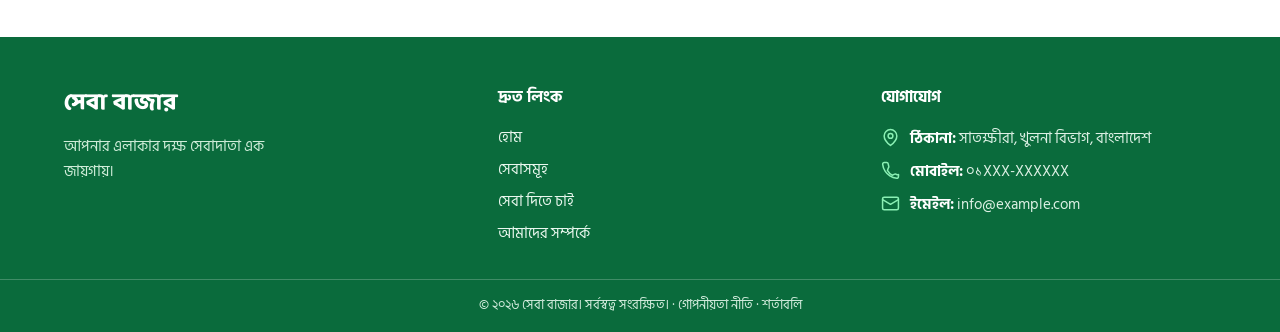
<file: providers.html>
<!DOCTYPE html>
<html lang="bn">
<head>
  <meta charset="UTF-8" />
  <meta name="viewport" content="width=device-width, initial-scale=1.0" />
  <meta name="theme-color" content="#0b6e3c" />
  <title>সেবাসমূহ | সেবা বাজার — আপনার এলাকার দক্ষ সেবাদাতা</title>
  <meta name="description" content="সেবাসমূহ — আপনার এলাকার যাচাই করা সেবাদাতা খুঁজুন: ডাক্তার, মিস্ত্রি, ড্রাইভার, ফটোগ্রাফার পর্যন্ত। বিভাগ, জেলা ও উপজেলা দিয়ে বেছে নিন।" />
  <meta property="og:title" content="সেবাসমূহ | সেবা বাজার" />
  <meta property="og:description" content="আপনার এলাকার দক্ষ সেবাদাতা খুঁজুন — সরাসরি ফোন করে কথা বলুন।" />
  <meta property="og:type" content="website" />
  <link rel="icon" type="image/png" href="assets/sheba-bazer-logo.png" />
  <link rel="stylesheet" href="css/styles.css" />
</head>
<body class="page-services" data-page="services">

<div id="app-header"></div>

<main>

  <!-- ══════════ SERVICE HERO BAND ══════════ -->
  <section class="svc-hero" aria-label="সেবার বিবরণ">
    <div class="container">
      <!-- Breadcrumb -->
      <nav class="svc-crumb" aria-label="বর্তমান পাতা">
        <a href="index.html">হোম</a>
        <span class="svc-crumb-sep" aria-hidden="true">›</span>
        <a href="services.html">সেবাসমূহ</a>
        <span class="svc-crumb-sep" aria-hidden="true">›</span>
        <span aria-current="page" id="crumbService">ডাক্তার পাওয়া</span>
      </nav>

      <!-- Head: icon + title + count -->
      <div class="svc-head">
        <span class="svc-head-icon" id="svcHeadIcon" aria-hidden="true"></span>
        <div class="svc-head-copy">
          <h1 class="svc-title" id="svcTitle">ডাক্তার পাওয়া</h1>
          <p class="svc-sub" id="svcSub">বিশেষজ্ঞ ডাক্তার ও চিকিৎসা সেবা।</p>
          <span class="svc-count" id="docCountBadge" role="status">৬ জন পাওয়া গেছে</span>
        </div>
      </div>

      <!-- Area filter card (inside the green band) -->
      <form class="area-card svc-filter" id="areaFilterForm" novalidate aria-label="এলাকা নির্ধারণ করুন">
        <h2 class="area-card-title svc-filter-title">আগে আপনার এলাকা নির্ধারণ করুন</h2>
        <div class="area-grid">
          <label class="select-wrap">
            <span class="sr-only">বিভাগ বেছে নিন</span>
            <select id="areaDivision" class="select-input" required><option value="">বিভাগ</option></select>
            <svg class="select-chevron" width="18" height="18" viewBox="0 0 24 24" fill="none" stroke="currentColor" stroke-width="2.2" stroke-linecap="round" stroke-linejoin="round"><path d="m6 9 6 6 6-6"/></svg>
          </label>
          <label class="select-wrap">
            <span class="sr-only">জেলা বেছে নিন</span>
            <select id="areaDistrict" class="select-input" required disabled><option value="">জেলা</option></select>
            <svg class="select-chevron" width="18" height="18" viewBox="0 0 24 24" fill="none" stroke="currentColor" stroke-width="2.2" stroke-linecap="round" stroke-linejoin="round"><path d="m6 9 6 6 6-6"/></svg>
          </label>
          <label class="select-wrap">
            <span class="sr-only">উপজেলা বেছে নিন</span>
            <select id="areaUpazila" class="select-input" required disabled><option value="">উপজেলা</option></select>
            <svg class="select-chevron" width="18" height="18" viewBox="0 0 24 24" fill="none" stroke="currentColor" stroke-width="2.2" stroke-linecap="round" stroke-linejoin="round"><path d="m6 9 6 6 6-6"/></svg>
          </label>
          <label class="select-wrap">
            <span class="sr-only">সেবা বেছে নিন</span>
            <select id="areaService" class="select-input" required><option value="">সেবা</option></select>
            <svg class="select-chevron" width="18" height="18" viewBox="0 0 24 24" fill="none" stroke="currentColor" stroke-width="2.2" stroke-linecap="round" stroke-linejoin="round"><path d="m6 9 6 6 6-6"/></svg>
          </label>
        </div>
      </form>
    </div>
  </section>

  <!-- ══════════ DOCTOR LIST ══════════ -->
  <section class="svc-list" aria-label="সেবাদাতাদের তালিকা">
    <div class="container">
      <h2 class="svc-section-title" id="svcListTitle">আপনার এলাকার বিশেষজ্ঞ ডাঃ</h2>
      <div class="doctor-grid" id="doctorGrid"></div>
      <p class="doctor-empty" id="doctorEmpty" hidden>এই এলাকায় এখনও কোনো সেবাদাতা নেই — নিচের ফর্মে অনুরোধ পাঠিয়ে দিন।</p>
    </div>
  </section>

  <!-- ══════════ AD BANNER ══════════ -->
  <section class="svc-ad-wrap" aria-label="বিজ্ঞাপন">
    <div class="container">
      <div class="svc-ad" role="region" aria-roledescription="carousel" aria-label="বিজ্ঞাপন">
        <button class="svc-ad-arrow svc-ad-arrow--prev" id="svcAdPrev" aria-label="আগের বিজ্ঞাপন">
          <svg width="22" height="22" viewBox="0 0 24 24" fill="none" stroke="currentColor" stroke-width="2.4" stroke-linecap="round" stroke-linejoin="round"><path d="m15 18-6-6 6-6"/></svg>
        </button>
        <span class="svc-ad-badge" id="svcAdBadge">বিজ্ঞাপন</span>
        <p class="svc-ad-headline" id="svcAdHeadline">আপনার ব্যবসার বিজ্ঞাপন এখানে দিন</p>
        <p class="svc-ad-sub" id="svcAdSub">হাজারো মানুষের কাছে পৌঁছান</p>
        <button class="svc-ad-cta" id="svcAdCta">বিজ্ঞাপন দিন</button>
        <button class="svc-ad-arrow svc-ad-arrow--next" id="svcAdNext" aria-label="পরের বিজ্ঞাপন">
          <svg width="22" height="22" viewBox="0 0 24 24" fill="none" stroke="currentColor" stroke-width="2.4" stroke-linecap="round" stroke-linejoin="round"><path d="m9 6 6 6-6 6"/></svg>
        </button>
      </div>
    </div>
  </section>

  <!-- ══════════ HELP CARDS ══════════ -->
  <section class="svc-help" aria-label="সাহায্য">
    <div class="container svc-help-grid">
      <div class="help-card">
        <h3 class="help-title">পছন্দের কাউকে পাননি?</h3>
        <p class="help-text">নাম, নম্বর ও এলাকা দিয়ে অনুরোধ পাঠান, আমরা যোগাযোগ করিয়ে দিব।</p>
        <a class="btn btn-solid btn-lg help-btn" href="index.html#request">সেবার অনুরোধ পাঠান</a>
      </div>
      <div class="help-card">
        <h3 class="help-title">আপনি কি সেবাদাতা?</h3>
        <p class="help-text">বিনা খরচে নিজের প্রোফাইল ও নম্বর যুক্ত করুন।</p>
        <a class="btn btn-outline btn-lg help-btn" href="index.html#register">সেবাদাতা হিসেবে নিবন্ধন করুন</a>
      </div>
    </div>
  </section>

  <!-- ══════════ OTHER SERVICES ══════════ -->
  <section class="svc-more" aria-label="অন্যান্য সেবা">
    <div class="container">
      <h2 class="svc-section-title">অন্যান্য সেবা</h2>
      <div class="svc-other-grid" id="svcOtherGrid"></div>
    </div>
  </section>

</main>

<div id="app-footer"></div>

<script src="js/components.js"></script>
<script src="js/data-locations.js"></script>
<script src="js/main.js"></script>
<script src="js/accounts.js"></script>
<script src="js/providers.js"></script>
</body>
</html>
</file>
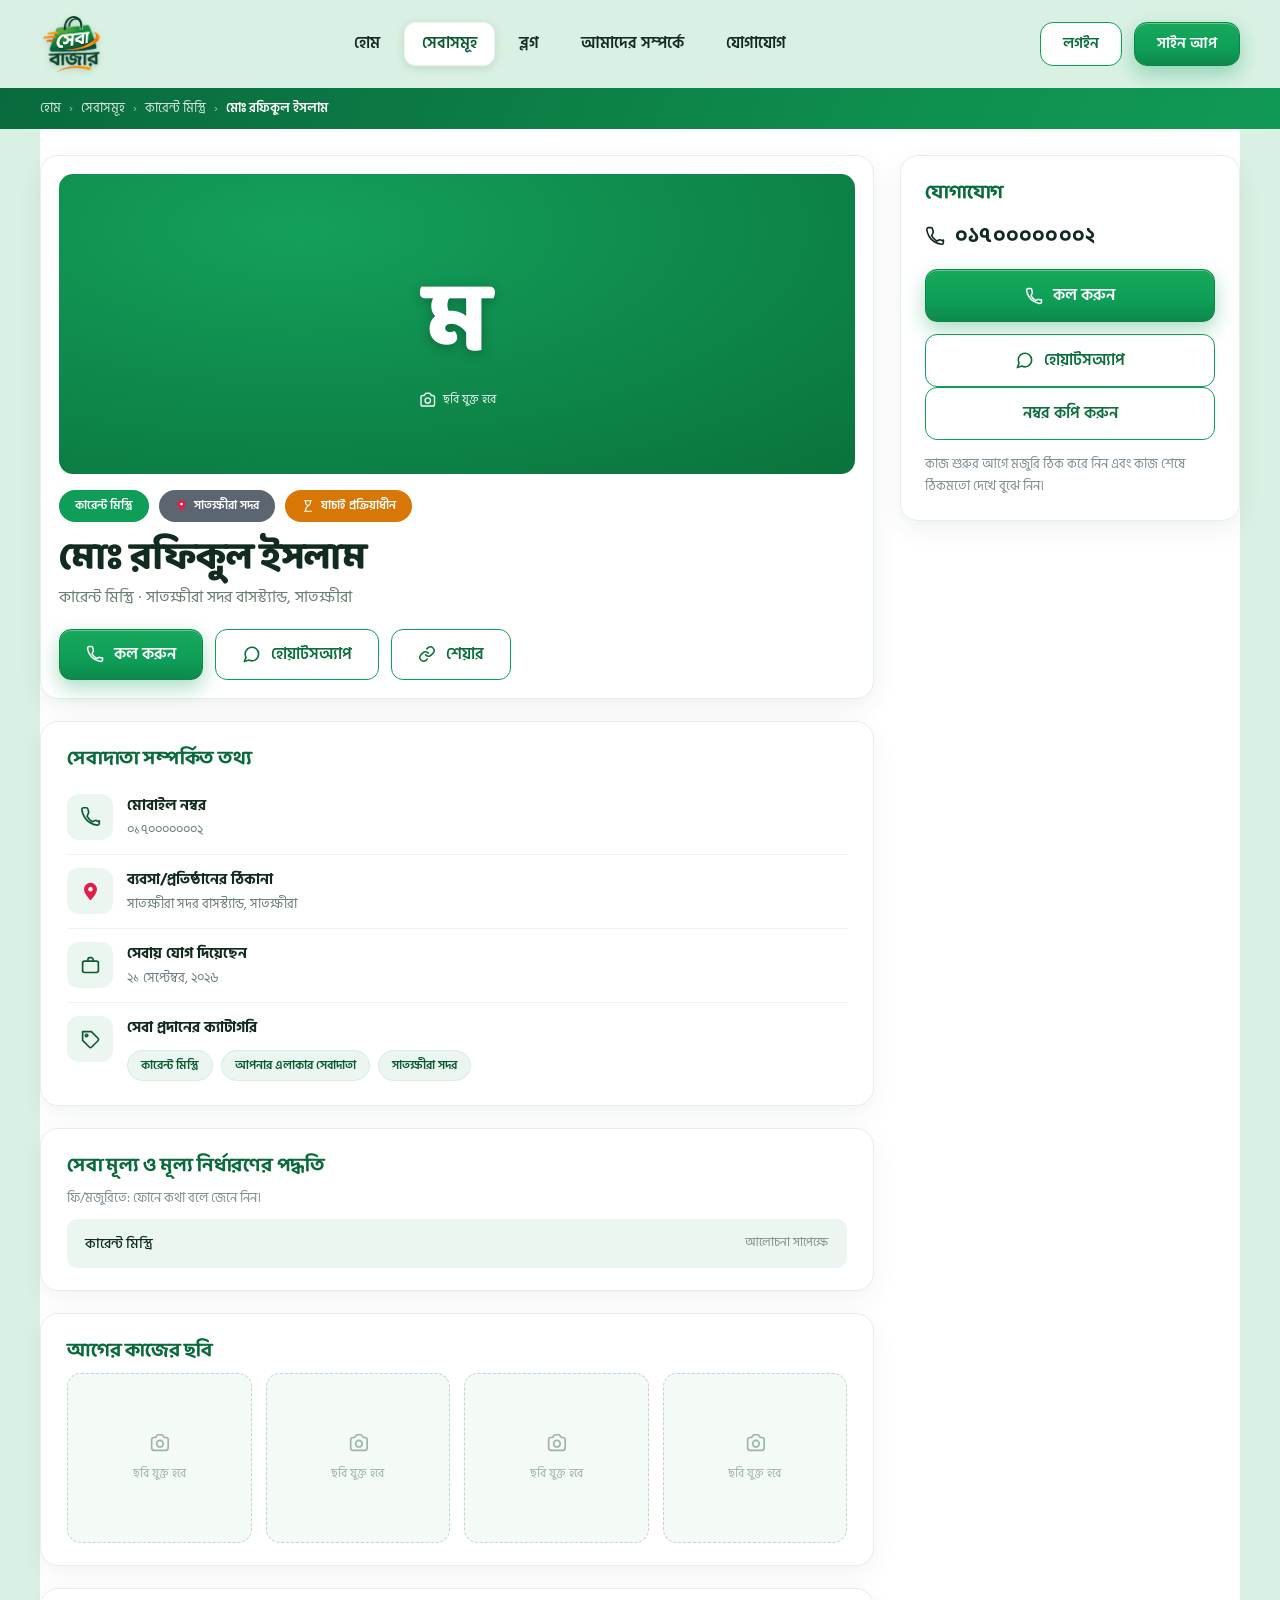
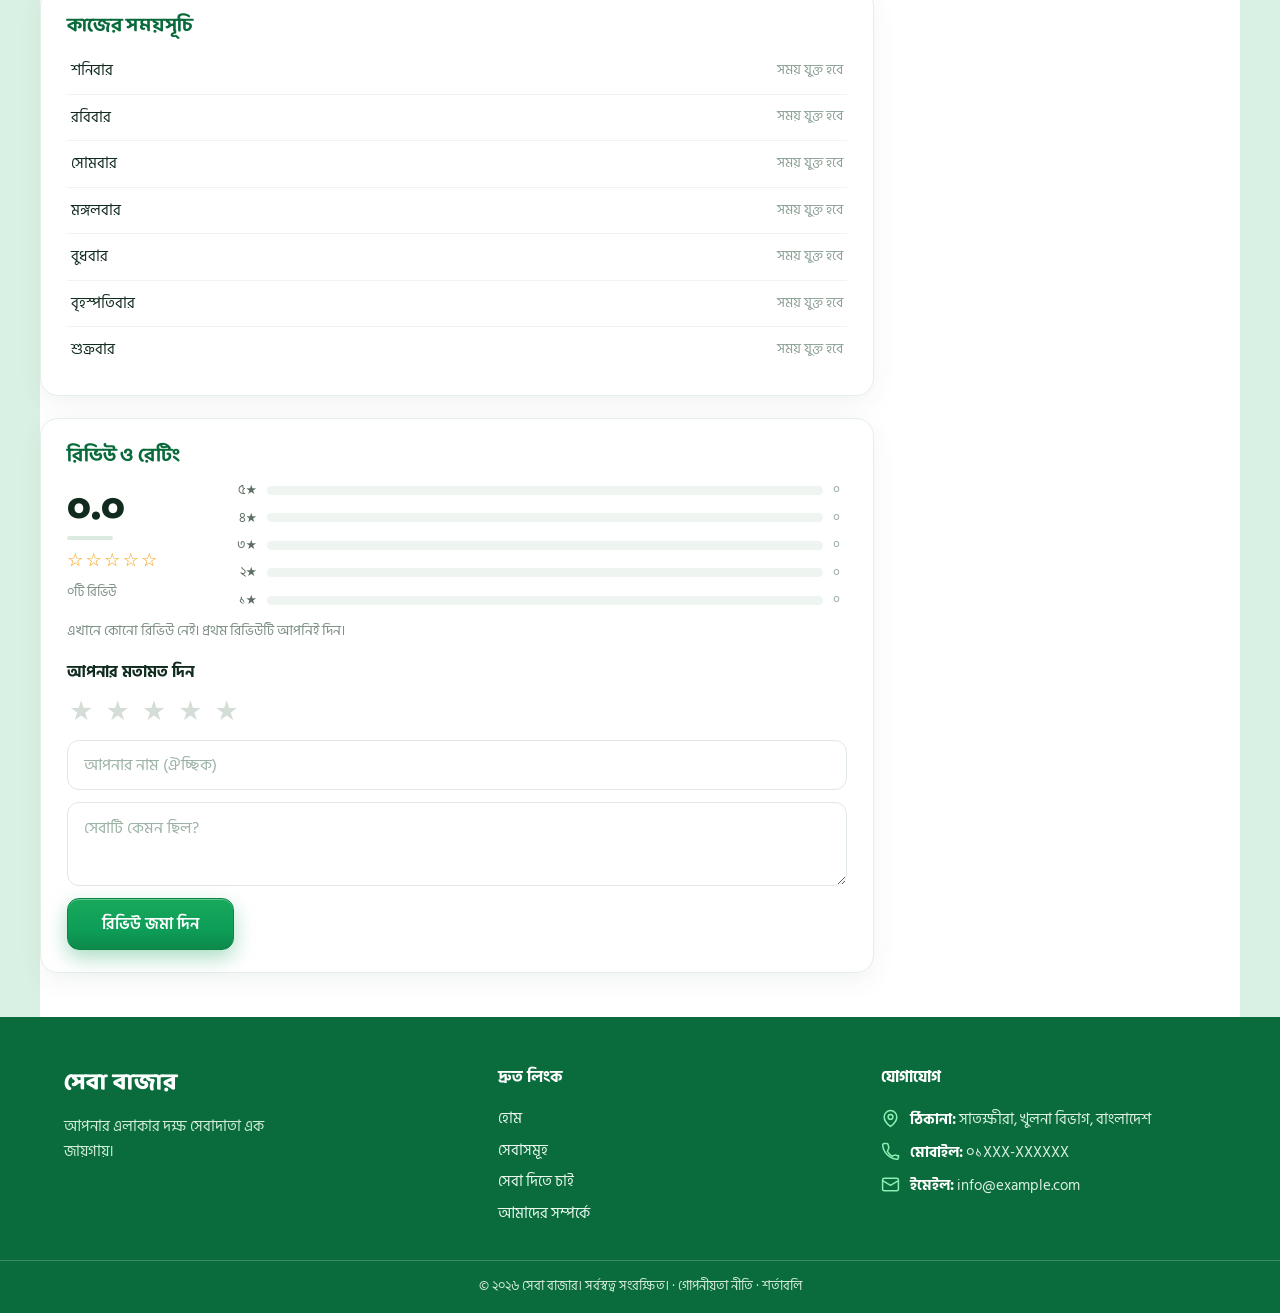
<file: service.html>
<!DOCTYPE html>
<html lang="bn">
<head>
  <meta charset="UTF-8" />
  <meta name="viewport" content="width=device-width, initial-scale=1.0" />
  <meta name="theme-color" content="#0b6e3c" />
  <title>সেবাদাতা প্রোফাইল | সেবা বাজার</title>
  <meta name="description" content="সেবাদাতার প্রোফাইল — আপনার এলাকার যাচাই করা সেবাদাতাকে সরাসরি ফোনে কল করুন।" />
  <meta property="og:title" content="সেবাদাতা প্রোফাইল | সেবা বাজার" />
  <meta property="og:description" content="আপনার এলাকার যাচাই করা সেবাদাতা — সরাসরি যোগাযোগ করুন।" />
  <meta property="og:type" content="profile" />
  <link rel="icon" type="image/png" href="assets/sheba-bazer-logo.png" />
  <link rel="stylesheet" href="css/styles.css" />
</head>
<body class="page-services page-profile" data-page="services">

<div id="app-header"></div>

<main class="sp-page">

  <!-- Breadcrumb strip (full-width; the mint strip sits above it, behind the fixed header) -->
  <div class="sp-crumbbar">
    <div class="container">
      <nav class="svc-crumb" aria-label="বর্তমান পাতা">
        <a href="index.html">হোম</a>
        <span class="svc-crumb-sep" aria-hidden="true">›</span>
        <a href="services.html">সেবাসমূহ</a>
        <span class="svc-crumb-sep" aria-hidden="true">›</span>
        <a href="providers.html" id="spCrumbService">ডাক্তার পাওয়া</a>
        <span class="svc-crumb-sep" aria-hidden="true">›</span>
        <span aria-current="page" id="spCrumbName">…</span>
      </nav>
    </div>
  </div>

  <div class="container sp-shell">

  <!-- ══════════ LEFT COLUMN ══════════ -->
  <div class="sp-main">

    <!-- Photo + identity + actions -->
    <section class="sp-photo-card" aria-label="সেবাদাতার পরিচয়">
      <div class="sp-photo">
        <span class="sp-photo-letter" id="spLetter" aria-hidden="true">স</span>
        <span class="sp-photo-note">
          <svg width="18" height="18" viewBox="0 0 24 24" fill="none" stroke="currentColor" stroke-width="1.9" stroke-linecap="round" stroke-linejoin="round" aria-hidden="true"><path d="M4 8.5A2.5 2.5 0 0 1 6.5 6h1.6l1.7-2.3a1.5 1.5 0 0 1 1.2-.7h4a1.5 1.5 0 0 1 1.2.7L17.9 6h1.6A2.5 2.5 0 0 1 22 8.5v9a2.5 2.5 0 0 1-2.5 2.5h-13A2.5 2.5 0 0 1 4 17.5v-9z"/><circle cx="13" cy="12.8" r="3.6"/></svg>
          ছবি যুক্ত হবে
        </span>
      </div>

      <div class="sp-chips">
        <span class="sp-chip sp-chip--green" id="spServiceChip">ডাক্তার পাওয়া</span>
        <span class="sp-chip sp-chip--gray">
          <svg width="13" height="13" viewBox="0 0 24 24" aria-hidden="true"><path fill="#e11d48" d="M12 2a7.4 7.4 0 0 0-7.4 7.4c0 5.5 7.4 12.6 7.4 12.6s7.4-7.1 7.4-12.6A7.4 7.4 0 0 0 12 2z"/><circle cx="12" cy="9.4" r="2.55" fill="#fff"/></svg>
          <span id="spAreaChip">সাতক্ষীরা সদর</span>
        </span>
        <span class="sp-chip sp-chip--amber">
          <svg width="14" height="14" viewBox="0 0 24 24" fill="none" stroke="currentColor" stroke-width="2" stroke-linecap="round" aria-hidden="true"><path d="M6 3h12M6 21h12M8 3v3.5a4 4 0 0 0 1.17 2.83L12 12l2.83-2.67A4 4 0 0 0 16 6.5V3M8 21v-3.5a4 4 0 0 1 1.17-2.83L12 12"/></svg>
          যাচাই প্রক্রিয়াধীন
        </span>
      </div>

      <h1 class="sp-name" id="spName">…</h1>
      <p class="sp-spec" id="spSpec"></p>

      <div class="sp-actions">
        <a class="btn btn-solid sp-btn spTel" href="tel:01700000000">
          <svg width="18" height="18" viewBox="0 0 24 24" fill="none" stroke="currentColor" stroke-width="2" stroke-linecap="round" stroke-linejoin="round" aria-hidden="true"><path d="M22 16.92v3a2 2 0 0 1-2.18 2 19.79 19.79 0 0 1-8.63-3.07 19.5 19.5 0 0 1-6-6 19.79 19.79 0 0 1-3.07-8.67A2 2 0 0 1 4.11 2h3a2 2 0 0 1 2 1.72c.13.96.36 1.9.7 2.81a2 2 0 0 1-.45 2.11L8.09 11.91a16 16 0 0 0 6 6l3.27-1.27a2 2 0 0 1 2.11.45c.91.34 1.85.57 2.81.7A2 2 0 0 1 22 16.92z"/></svg>
          কল করুন
        </a>
        <a class="btn btn-outline sp-btn spWa" href="https://wa.me/8801700000000" target="_blank" rel="noopener">
          <svg width="19" height="19" viewBox="0 0 24 24" fill="none" stroke="currentColor" stroke-width="2" stroke-linecap="round" stroke-linejoin="round" aria-hidden="true"><path d="M21 11.5a8.5 8.5 0 0 1-12.4 7.5L3 21l2.1-5.4A8.5 8.5 0 1 1 21 11.5z"/></svg>
          হোয়াটসঅ্যাপ
        </a>
        <button class="btn btn-outline sp-btn" id="shareBtn" type="button">
          <svg width="18" height="18" viewBox="0 0 24 24" fill="none" stroke="currentColor" stroke-width="2" stroke-linecap="round" stroke-linejoin="round" aria-hidden="true"><path d="M10 13a5 5 0 0 0 7.5.5l3-3a5 5 0 0 0-7-7l-1.7 1.7"/><path d="M14 11a5 5 0 0 0-7.5-.5l-3 3a5 5 0 0 0 7 7l1.7-1.7"/></svg>
          শেয়ার
        </button>
      </div>
    </section>

    <!-- Provider info -->
    <section class="sp-card" aria-label="সেবাদাতা সম্পর্কিত তথ্য">
      <h2 class="sp-card-title">সেবাদাতা সম্পর্কিত তথ্য</h2>

      <div class="sp-info-row">
        <span class="sp-info-icon"><svg viewBox="0 0 24 24" fill="none" stroke="currentColor" stroke-width="1.9" stroke-linecap="round" stroke-linejoin="round" width="21" height="21"><path d="M22 16.92v3a2 2 0 0 1-2.18 2 19.79 19.79 0 0 1-8.63-3.07 19.5 19.5 0 0 1-6-6 19.79 19.79 0 0 1-3.07-8.67A2 2 0 0 1 4.11 2h3a2 2 0 0 1 2 1.72c.13.96.36 1.9.7 2.81a2 2 0 0 1-.45 2.11L8.09 11.91a16 16 0 0 0 6 6l3.27-1.27a2 2 0 0 1 2.11.45c.91.34 1.85.57 2.81.7A2 2 0 0 1 22 16.92z"/></svg></span>
        <span class="sp-info-text"><strong>মোবাইল নম্বর</strong><span class="sp-info-value" id="spInfoPhone">…</span></span>
      </div>

      <div class="sp-info-row">
        <span class="sp-info-icon"><svg viewBox="0 0 24 24" width="21" height="21" fill="none"><path fill="#e11d48" d="M12 2a7.4 7.4 0 0 0-7.4 7.4c0 5.5 7.4 12.6 7.4 12.6s7.4-7.1 7.4-12.6A7.4 7.4 0 0 0 12 2z"/><circle cx="12" cy="9.4" r="2.55" fill="#fff"/></svg></span>
        <span class="sp-info-text"><strong>ব্যবসা/প্রতিষ্ঠানের ঠিকানা</strong><span class="sp-info-value" id="spAddress">…</span></span>
      </div>

      <div class="sp-info-row">
        <span class="sp-info-icon"><svg viewBox="0 0 24 24" fill="none" stroke="currentColor" stroke-width="1.9" stroke-linecap="round" stroke-linejoin="round" width="21" height="21"><rect x="3" y="7" width="18" height="13" rx="2.2"/><path d="M9 7V5.4A2.4 2.4 0 0 1 11.4 3h1.2A2.4 2.4 0 0 1 15 5.4V7"/></svg></span>
        <span class="sp-info-text"><strong>সেবায় যোগ দিয়েছেন</strong><span class="sp-info-value" id="spMemberSince">…</span></span>
      </div>

      <div class="sp-info-row">
        <span class="sp-info-icon"><svg viewBox="0 0 24 24" fill="none" stroke="currentColor" stroke-width="1.9" stroke-linecap="round" stroke-linejoin="round" width="21" height="21"><path d="M20.6 13.4 13.4 20.6a2 2 0 0 1-2.8 0L3 13V3h10l7.6 7.6a2 2 0 0 1 0 2.8z"/><circle cx="7.5" cy="7.5" r="1.4"/></svg></span>
        <span class="sp-info-text"><strong>সেবা প্রদানের ক্যাটাগরি</strong>
          <span class="sp-tag-row" id="spTagRow">
            <span class="sp-tag">…</span>
          </span>
        </span>
      </div>
    </section>

    <!-- Pricing -->
    <section class="sp-card" aria-label="সেবা মূল্য">
      <h2 class="sp-card-title">সেবা মূল্য ও মূল্য নির্ধারণের পদ্ধতি</h2>
      <p class="sp-card-note">ফি/মজুরিতে: ফোনে কথা বলে জেনে নিন।</p>
      <ul class="sp-price-list">
        <li><span class="sp-price-name" id="spPriceName">…</span><span class="sp-price-value">আলোচনা সাপেক্ষে</span></li>
      </ul>
    </section>

    <!-- Work photos -->
    <section class="sp-card" aria-label="আগের কাজের ছবি">
      <h2 class="sp-card-title">আগের কাজের ছবি</h2>
      <div class="sp-work-grid">
        <figure class="sp-work-ph"><svg width="22" height="22" viewBox="0 0 24 24" fill="none" stroke="currentColor" stroke-width="1.8" stroke-linecap="round" stroke-linejoin="round"><path d="M4 8.5A2.5 2.5 0 0 1 6.5 6h1.6l1.7-2.3a1.5 1.5 0 0 1 1.2-.7h4a1.5 1.5 0 0 1 1.2.7L17.9 6h1.6A2.5 2.5 0 0 1 22 8.5v9a2.5 2.5 0 0 1-2.5 2.5h-13A2.5 2.5 0 0 1 4 17.5v-9z"/><circle cx="13" cy="12.8" r="3.6"/></svg>ছবি যুক্ত হবে</figure>
        <figure class="sp-work-ph"><svg width="22" height="22" viewBox="0 0 24 24" fill="none" stroke="currentColor" stroke-width="1.8" stroke-linecap="round" stroke-linejoin="round"><path d="M4 8.5A2.5 2.5 0 0 1 6.5 6h1.6l1.7-2.3a1.5 1.5 0 0 1 1.2-.7h4a1.5 1.5 0 0 1 1.2.7L17.9 6h1.6A2.5 2.5 0 0 1 22 8.5v9a2.5 2.5 0 0 1-2.5 2.5h-13A2.5 2.5 0 0 1 4 17.5v-9z"/><circle cx="13" cy="12.8" r="3.6"/></svg>ছবি যুক্ত হবে</figure>
        <figure class="sp-work-ph"><svg width="22" height="22" viewBox="0 0 24 24" fill="none" stroke="currentColor" stroke-width="1.8" stroke-linecap="round" stroke-linejoin="round"><path d="M4 8.5A2.5 2.5 0 0 1 6.5 6h1.6l1.7-2.3a1.5 1.5 0 0 1 1.2-.7h4a1.5 1.5 0 0 1 1.2.7L17.9 6h1.6A2.5 2.5 0 0 1 22 8.5v9a2.5 2.5 0 0 1-2.5 2.5h-13A2.5 2.5 0 0 1 4 17.5v-9z"/><circle cx="13" cy="12.8" r="3.6"/></svg>ছবি যুক্ত হবে</figure>
        <figure class="sp-work-ph"><svg width="22" height="22" viewBox="0 0 24 24" fill="none" stroke="currentColor" stroke-width="1.8" stroke-linecap="round" stroke-linejoin="round"><path d="M4 8.5A2.5 2.5 0 0 1 6.5 6h1.6l1.7-2.3a1.5 1.5 0 0 1 1.2-.7h4a1.5 1.5 0 0 1 1.2.7L17.9 6h1.6A2.5 2.5 0 0 1 22 8.5v9a2.5 2.5 0 0 1-2.5 2.5h-13A2.5 2.5 0 0 1 4 17.5v-9z"/><circle cx="13" cy="12.8" r="3.6"/></svg>ছবি যুক্ত হবে</figure>
      </div>
    </section>

    <!-- Schedule -->
    <section class="sp-card" aria-label="কাজের সময়সূচি">
      <h2 class="sp-card-title">কাজের সময়সূচি</h2>
      <ul class="sp-schedule">
        <li><span>শনিবার</span><span class="sp-time-pending">সময় যুক্ত হবে</span></li>
        <li><span>রবিবার</span><span class="sp-time-pending">সময় যুক্ত হবে</span></li>
        <li><span>সোমবার</span><span class="sp-time-pending">সময় যুক্ত হবে</span></li>
        <li><span>মঙ্গলবার</span><span class="sp-time-pending">সময় যুক্ত হবে</span></li>
        <li><span>বুধবার</span><span class="sp-time-pending">সময় যুক্ত হবে</span></li>
        <li><span>বৃহস্পতিবার</span><span class="sp-time-pending">সময় যুক্ত হবে</span></li>
        <li><span>শুক্রবার</span><span class="sp-time-pending">সময় যুক্ত হবে</span></li>
      </ul>
    </section>

    <!-- Reviews -->
    <section class="sp-card" aria-label="রিভিউ ও রেটিং">
      <h2 class="sp-card-title">রিভিউ ও রেটিং</h2>

      <div class="sp-rating">
        <div class="sp-rating-left">
          <div class="sp-rating-big" id="ratingBig">০.০</div>
          <div class="sp-rating-bar"><span id="ratingBarFill" style="width:0%"></span></div>
          <div class="sp-rating-stars" id="ratingStars" aria-hidden="true">☆☆☆☆☆</div>
          <div class="sp-review-count" id="reviewCount">০টি রিভিউ</div>
        </div>
        <div class="sp-rating-bars" id="ratingBars"></div>
      </div>

      <p class="sp-empty" id="reviewEmpty">এখানে কোনো রিভিউ নেই। প্রথম রিভিউটি আপনিই দিন।</p>

      <h3 class="sp-subtitle">আপনার মতামত দিন</h3>
      <form class="sp-review-form" id="reviewForm" novalidate>
        <div class="sp-rate-input" id="rateInput" role="radiogroup" aria-label="আপনার রেটিং বেছে নিন"></div>
        <input type="text" class="field-input" id="reviewName" placeholder="আপনার নাম (ঐচ্ছিক)" autocomplete="name" />
        <textarea class="field-input" id="reviewText" rows="3" placeholder="সেবাটি কেমন ছিল?"></textarea>
        <button type="submit" class="btn btn-solid sp-review-submit">রিভিউ জমা দিন</button>
      </form>
    </section>

    <!-- Same-service providers -->
    <section class="sp-card" id="spOthersCard" aria-label="একই সেবার অন্যান্য সেবাদাতা">
      <h2 class="sp-card-title">একই সেবার অন্যান্য সেবাদাতা</h2>
      <div class="sp-others" id="spOthers"></div>
    </section>

  </div>

  <!-- ══════════ SIDEBAR ══════════ -->
  <aside class="sp-side" aria-label="যোগাযোগ">
    <div class="sp-contact-card">
      <h2 class="sp-card-title">যোগাযোগ</h2>
      <p class="sp-phone-row">
        <svg width="20" height="20" viewBox="0 0 24 24" fill="none" stroke="currentColor" stroke-width="2" stroke-linecap="round" stroke-linejoin="round" aria-hidden="true"><path d="M22 16.92v3a2 2 0 0 1-2.18 2 19.79 19.79 0 0 1-8.63-3.07 19.5 19.5 0 0 1-6-6 19.79 19.79 0 0 1-3.07-8.67A2 2 0 0 1 4.11 2h3a2 2 0 0 1 2 1.72c.13.96.36 1.9.7 2.81a2 2 0 0 1-.45 2.11L8.09 11.91a16 16 0 0 0 6 6l3.27-1.27a2 2 0 0 1 2.11.45c.91.34 1.85.57 2.81.7A2 2 0 0 1 22 16.92z"/></svg>
        <span id="spPhoneBig">…</span>
      </p>
      <a class="btn btn-solid sp-full-btn spTel" href="tel:01700000000">
        <svg width="18" height="18" viewBox="0 0 24 24" fill="none" stroke="currentColor" stroke-width="2" stroke-linecap="round" stroke-linejoin="round" aria-hidden="true"><path d="M22 16.92v3a2 2 0 0 1-2.18 2 19.79 19.79 0 0 1-8.63-3.07 19.5 19.5 0 0 1-6-6 19.79 19.79 0 0 1-3.07-8.67A2 2 0 0 1 4.11 2h3a2 2 0 0 1 2 1.72c.13.96.36 1.9.7 2.81a2 2 0 0 1-.45 2.11L8.09 11.91a16 16 0 0 0 6 6l3.27-1.27a2 2 0 0 1 2.11.45c.91.34 1.85.57 2.81.7A2 2 0 0 1 22 16.92z"/></svg>
        কল করুন
      </a>
      <a class="btn btn-outline sp-full-btn spWa" href="https://wa.me/8801700000000" target="_blank" rel="noopener">
        <svg width="19" height="19" viewBox="0 0 24 24" fill="none" stroke="currentColor" stroke-width="2" stroke-linecap="round" stroke-linejoin="round" aria-hidden="true"><path d="M21 11.5a8.5 8.5 0 0 1-12.4 7.5L3 21l2.1-5.4A8.5 8.5 0 1 1 21 11.5z"/></svg>
        হোয়াটসঅ্যাপ
      </a>
      <button class="btn btn-outline sp-full-btn" id="copyNumberBtn" type="button">নম্বর কপি করুন</button>
      <p class="sp-contact-note">কাজ শুরুর আগে মজুরি ঠিক করে নিন এবং কাজ শেষে ঠিকমতো দেখে বুঝে নিন।</p>
    </div>
  </aside>

  </div><!-- /.sp-shell -->
</main>

<!-- Mobile-only sticky action bar (above the footer) -->
<div class="sp-mobile-cta" aria-label="দ্রুত যোগাযোগ">
  <a class="btn btn-solid sp-mobile-call spTel" href="tel:01700000000">
    <svg width="17" height="17" viewBox="0 0 24 24" fill="none" stroke="currentColor" stroke-width="2" stroke-linecap="round" stroke-linejoin="round" aria-hidden="true"><path d="M22 16.92v3a2 2 0 0 1-2.18 2 19.79 19.79 0 0 1-8.63-3.07 19.5 19.5 0 0 1-6-6 19.79 19.79 0 0 1-3.07-8.67A2 2 0 0 1 4.11 2h3a2 2 0 0 1 2 1.72c.13.96.36 1.9.7 2.81a2 2 0 0 1-.45 2.11L8.09 11.91a16 16 0 0 0 6 6l3.27-1.27a2 2 0 0 1 2.11.45c.91.34 1.85.57 2.81.7A2 2 0 0 1 22 16.92z"/></svg>
    কল করুন
  </a>
  <a class="btn btn-outline sp-mobile-wa spWa" href="https://wa.me/8801700000000" target="_blank" rel="noopener">
    <svg width="18" height="18" viewBox="0 0 24 24" fill="none" stroke="currentColor" stroke-width="2" stroke-linecap="round" stroke-linejoin="round" aria-hidden="true"><path d="M21 11.5a8.5 8.5 0 0 1-12.4 7.5L3 21l2.1-5.4A8.5 8.5 0 1 1 21 11.5z"/></svg>
    হোয়াটসঅ্যাপ
  </a>
</div>

<div id="app-footer"></div>

<script src="js/components.js"></script>
<script src="js/main.js"></script>
<script src="js/accounts.js"></script>
<script src="js/service.js"></script>
</body>
</html>
</file>
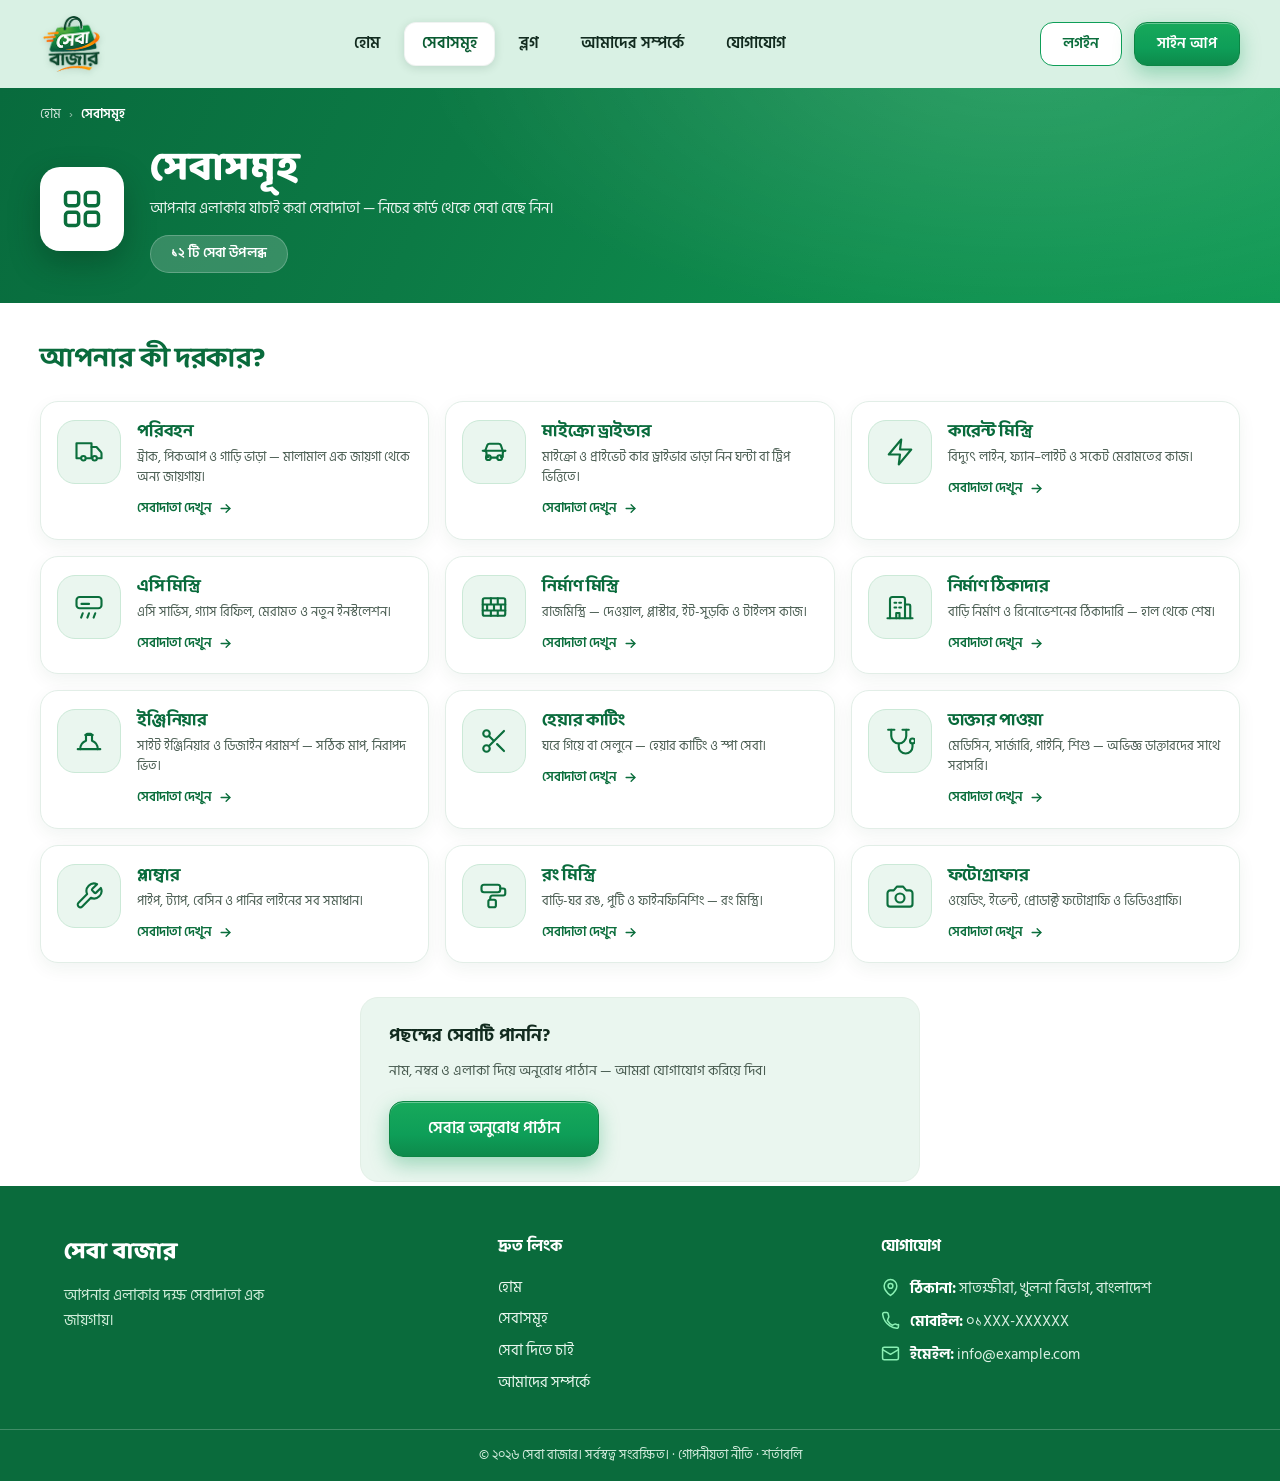
<file: services.html>
<!DOCTYPE html>
<html lang="bn">
<head>
  <meta charset="UTF-8" />
  <meta name="viewport" content="width=device-width, initial-scale=1.0" />
  <meta name="theme-color" content="#0b6e3c" />
  <title>সেবাসমূহ | সেবা বাজার — আপনার এলাকার দক্ষ সেবাদাতা</title>
  <meta name="description" content="সেবাসমূহ — আপনার এলাকার যাচাই করা সেবাদাতা খুঁজুন: ডাক্তার, কারেন্ট মিস্ত্রি, এসি মিস্ত্রি, ড্রাইভার, ফটোগ্রাফার পর্যন্ত। সেবা বেছে নিন, বিভাগ–জেলা–উপজেলা দিয়ে ফিল্টার করুন।" />
  <meta property="og:title" content="সেবাসমূহ | সেবা বাজার" />
  <meta property="og:description" content="আপনার এলাকার দক্ষ সেবাদাতা খুঁজুন — সেবা বেছে নিন আর সরাসরি ফোন করে কথা বলুন।" />
  <meta property="og:type" content="website" />
  <link rel="icon" type="image/png" href="assets/sheba-bazer-logo.png" />
  <link rel="stylesheet" href="css/styles.css" />
</head>
<body class="page-services" data-page="services">

<div id="app-header"></div>

<main>

  <!-- ══════════ SERVICES HERO BAND ══════════ -->
  <section class="svc-hero" aria-label="সেবাসমূহ — সকল সেবা">
    <div class="container">
      <!-- Breadcrumb -->
      <nav class="svc-crumb" aria-label="বর্তমান পাতা">
        <a href="index.html">হোম</a>
        <span class="svc-crumb-sep" aria-hidden="true">›</span>
        <span aria-current="page">সেবাসমূহ</span>
      </nav>

      <!-- Head: icon + title + count -->
      <div class="svc-head">
        <span class="svc-head-icon" aria-hidden="true">
          <svg viewBox="0 0 24 24" fill="none" stroke="currentColor" stroke-width="1.9" stroke-linecap="round" stroke-linejoin="round">
            <rect x="3" y="3" width="7.2" height="7.2" rx="1.7"/><rect x="13.8" y="3" width="7.2" height="7.2" rx="1.7"/>
            <rect x="3" y="13.8" width="7.2" height="7.2" rx="1.7"/><rect x="13.8" y="13.8" width="7.2" height="7.2" rx="1.7"/>
          </svg>
        </span>
        <div class="svc-head-copy">
          <h1 class="svc-title">সেবাসমূহ</h1>
          <p class="svc-sub">আপনার এলাকার যাচাই করা সেবাদাতা — নিচের কার্ড থেকে সেবা বেছে নিন।</p>
          <span class="svc-count" id="svcCatalogCount" role="status">…</span>
        </div>
      </div>
    </div>
  </section>

  <!-- ══════════ SERVICE CATALOG ══════════ -->
  <section class="catalog" aria-label="সকল সেবা">
    <div class="container">
      <h2 class="svc-section-title">আপনার কী দরকার?</h2>
      <div class="catalog-grid" id="catalogGrid" role="list"></div>
    </div>
  </section>

  <!-- ══════════ HELP CTA ══════════ -->
  <section class="svc-help" aria-label="সাহায্য">
    <div class="container svc-help-grid svc-help-grid--single">
      <div class="help-card">
        <h3 class="help-title">পছন্দের সেবাটি পাননি?</h3>
        <p class="help-text">নাম, নম্বর ও এলাকা দিয়ে অনুরোধ পাঠান — আমরা যোগাযোগ করিয়ে দিব।</p>
        <a class="btn btn-solid btn-lg help-btn" href="index.html#request">সেবার অনুরোধ পাঠান</a>
      </div>
    </div>
  </section>

</main>

<div id="app-footer"></div>

<script src="js/components.js"></script>
<script src="js/main.js"></script>
<script src="js/services.js"></script>
</body>
</html>
</file>
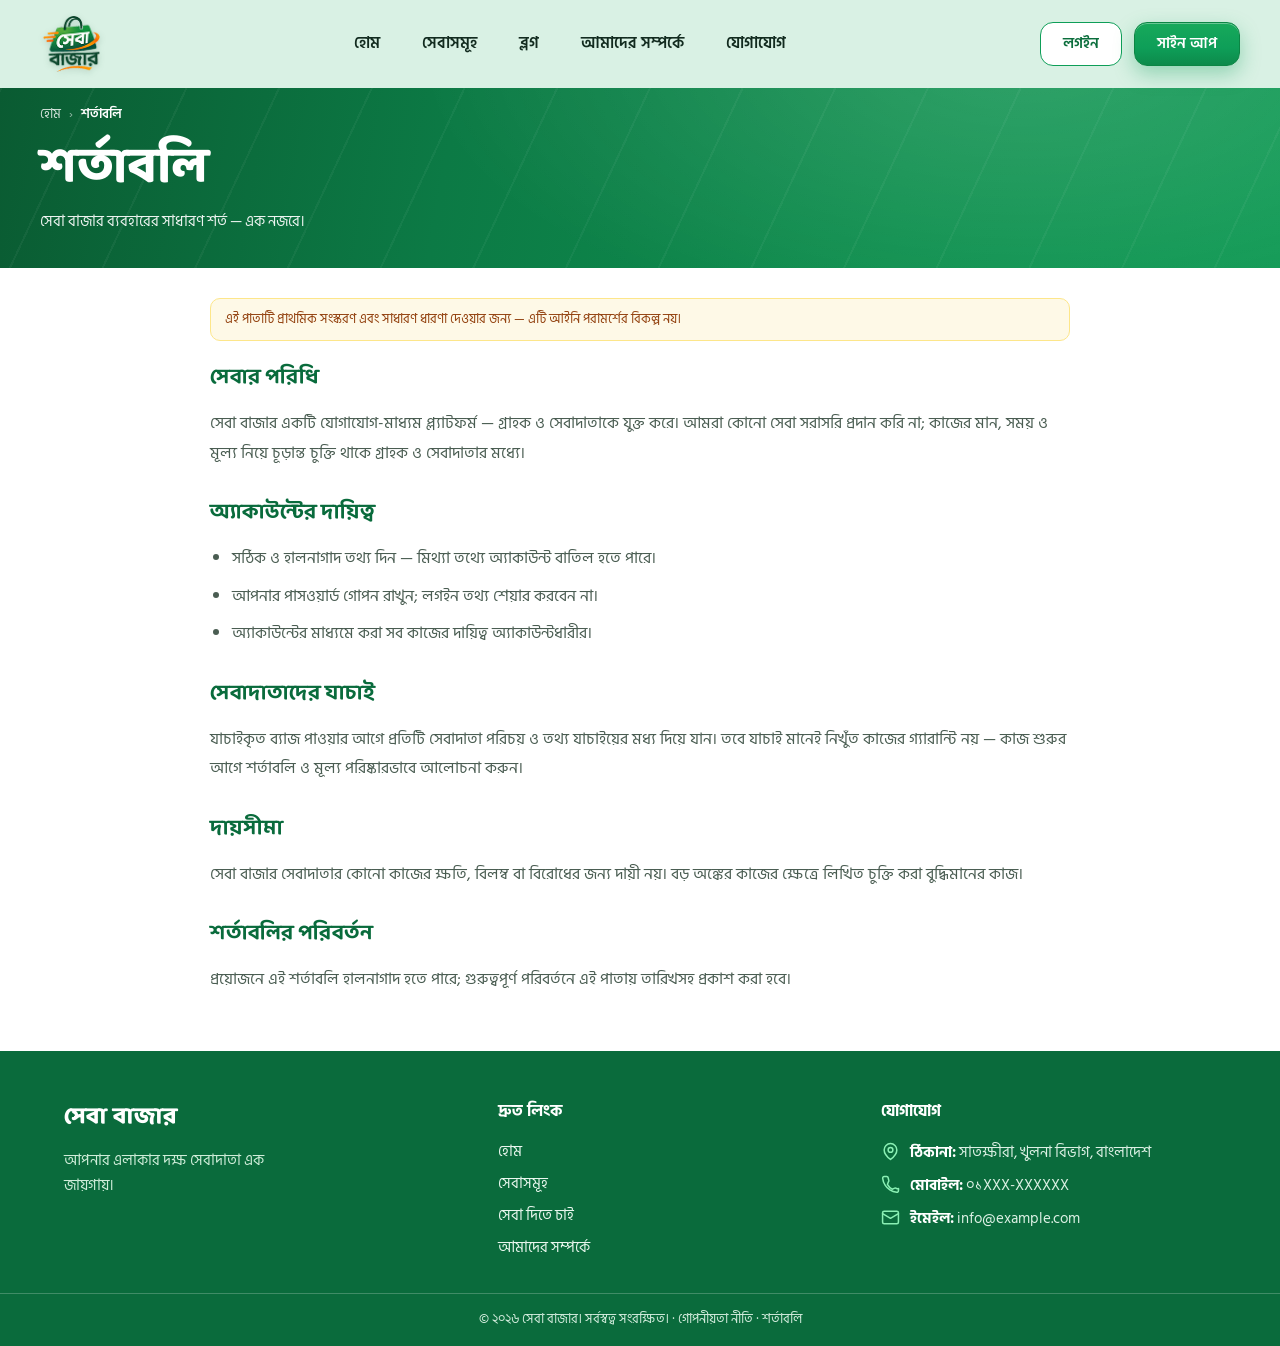
<file: terms.html>
<!DOCTYPE html>
<html lang="bn">
<head>
  <meta charset="UTF-8" />
  <meta name="viewport" content="width=device-width, initial-scale=1.0" />
  <meta name="theme-color" content="#0b6e3c" />
  <title>শর্তাবলি | সেবা বাজার</title>
  <meta name="description" content="সেবা বাজার ব্যবহারের শর্তাবলি — যাচাই, দায়িত্ব, দায়ের সীমা ও নিয়মকানুন পড়ুন।" />
  <link rel="icon" type="image/png" href="assets/sheba-bazer-logo.png" />
  <link rel="stylesheet" href="css/styles.css" />
</head>
<body class="page-services page-legal" data-page="terms">

<div id="app-header"></div>

<main>

  <section class="svc-hero about-hero" aria-label="শর্তাবলি">
    <div class="container">
      <nav class="svc-crumb" aria-label="বর্তমান পাতা">
        <a href="index.html">হোম</a>
        <span class="svc-crumb-sep" aria-hidden="true">›</span>
        <span aria-current="page">শর্তাবলি</span>
      </nav>
      <h1 class="svc-title about-title">শর্তাবলি</h1>
      <p class="svc-sub about-sub">সেবা বাজার ব্যবহারের সাধারণ শর্ত — এক নজরে।</p>
    </div>
  </section>

  <section class="legal-body">
    <div class="container legal-inner">
      <p class="legal-note">এই পাতাটি প্রাথমিক সংস্করণ এবং সাধারণ ধারণা দেওয়ার জন্য — এটি আইনি পরামর্শের বিকল্প নয়।</p>

      <h2 class="about-h2">সেবার পরিধি</h2>
      <p class="about-p">সেবা বাজার একটি যোগাযোগ-মাধ্যম প্ল্যাটফর্ম — গ্রাহক ও সেবাদাতাকে যুক্ত করে। আমরা কোনো সেবা সরাসরি প্রদান করি না; কাজের মান, সময় ও মূল্য নিয়ে চূড়ান্ত চুক্তি থাকে গ্রাহক ও সেবাদাতার মধ্যে।</p>

      <h2 class="about-h2 about-h2--mt">অ্যাকাউন্টের দায়িত্ব</h2>
      <ul class="legal-list">
        <li>সঠিক ও হালনাগাদ তথ্য দিন — মিথ্যা তথ্যে অ্যাকাউন্ট বাতিল হতে পারে।</li>
        <li>আপনার পাসওয়ার্ড গোপন রাখুন; লগইন তথ্য শেয়ার করবেন না।</li>
        <li>অ্যাকাউন্টের মাধ্যমে করা সব কাজের দায়িত্ব অ্যাকাউন্টধারীর।</li>
      </ul>

      <h2 class="about-h2 about-h2--mt">সেবাদাতাদের যাচাই</h2>
      <p class="about-p">যাচাইকৃত ব্যাজ পাওয়ার আগে প্রতিটি সেবাদাতা পরিচয় ও তথ্য যাচাইয়ের মধ্য দিয়ে যান। তবে যাচাই মানেই নিখুঁত কাজের গ্যারান্টি নয় — কাজ শুরুর আগে শর্তাবলি ও মূল্য পরিষ্কারভাবে আলোচনা করুন।</p>

      <h2 class="about-h2 about-h2--mt">দায়সীমা</h2>
      <p class="about-p">সেবা বাজার সেবাদাতার কোনো কাজের ক্ষতি, বিলম্ব বা বিরোধের জন্য দায়ী নয়। বড় অঙ্কের কাজের ক্ষেত্রে লিখিত চুক্তি করা বুদ্ধিমানের কাজ।</p>

      <h2 class="about-h2 about-h2--mt">শর্তাবলির পরিবর্তন</h2>
      <p class="about-p">প্রয়োজনে এই শর্তাবলি হালনাগাদ হতে পারে; গুরুত্বপূর্ণ পরিবর্তনে এই পাতায় তারিখসহ প্রকাশ করা হবে।</p>
    </div>
  </section>

</main>

<div id="app-footer"></div>

<script src="js/components.js"></script>
<script src="js/main.js"></script>
</body>
</html>
</file>
<file: css/styles.css>
/* ═══════════════════════════════════════════════════════════
   সেবা বাজার — Sheba Bazer · Design system
   Palette:
     --green-900  #0B3D24  footer / deep panel
     --green-800  #0A5B32  brand dark (logo stroke)
     --green-700  #0B6E3C  brand deep
     --green-600  #0E9E58  primary button
     --green-500  #17A95B  primary bright
     --headline   #096B3C  hero headline green
     --mint       #D9F1E4  hero background
     --mint-soft  #EAF6EF  page tint / form section
     --card-tint  #E9F6ED  feature cards
     --orange     #F58634  brand accent
   ═══════════════════════════════════════════════════════════ */

/* Self-hosted brand fonts (OFL) — Hind Siliguri & Baloo Da 2, Bengali + Latin subsets */
@font-face { font-family: 'Hind Siliguri'; font-style: normal; font-weight: 400; font-display: swap; src: url('../assets/fonts/hind-siliguri-bengali-400-normal.woff2') format('woff2'); unicode-range: U+0980-09FF, U+0964-0965, U+200C-200D; }
@font-face { font-family: 'Hind Siliguri'; font-style: normal; font-weight: 400; font-display: swap; src: url('../assets/fonts/hind-siliguri-latin-400-normal.woff2') format('woff2'); unicode-range: U+0000-00FF, U+2000-206F; }
@font-face { font-family: 'Hind Siliguri'; font-style: normal; font-weight: 500; font-display: swap; src: url('../assets/fonts/hind-siliguri-bengali-500-normal.woff2') format('woff2'); unicode-range: U+0980-09FF, U+0964-0965, U+200C-200D; }
@font-face { font-family: 'Hind Siliguri'; font-style: normal; font-weight: 500; font-display: swap; src: url('../assets/fonts/hind-siliguri-latin-500-normal.woff2') format('woff2'); unicode-range: U+0000-00FF, U+2000-206F; }
@font-face { font-family: 'Hind Siliguri'; font-style: normal; font-weight: 600; font-display: swap; src: url('../assets/fonts/hind-siliguri-bengali-600-normal.woff2') format('woff2'); unicode-range: U+0980-09FF, U+0964-0965, U+200C-200D; }
@font-face { font-family: 'Hind Siliguri'; font-style: normal; font-weight: 600; font-display: swap; src: url('../assets/fonts/hind-siliguri-latin-600-normal.woff2') format('woff2'); unicode-range: U+0000-00FF, U+2000-206F; }
@font-face { font-family: 'Hind Siliguri'; font-style: normal; font-weight: 700; font-display: swap; src: url('../assets/fonts/hind-siliguri-bengali-700-normal.woff2') format('woff2'); unicode-range: U+0980-09FF, U+0964-0965, U+200C-200D; }
@font-face { font-family: 'Hind Siliguri'; font-style: normal; font-weight: 700; font-display: swap; src: url('../assets/fonts/hind-siliguri-latin-700-normal.woff2') format('woff2'); unicode-range: U+0000-00FF, U+2000-206F; }
@font-face { font-family: 'Baloo Da 2'; font-style: normal; font-weight: 600; font-display: swap; src: url('../assets/fonts/baloo-da-2-bengali-600-normal.woff2') format('woff2'); unicode-range: U+0980-09FF, U+0964-0965, U+200C-200D; }
@font-face { font-family: 'Baloo Da 2'; font-style: normal; font-weight: 600; font-display: swap; src: url('../assets/fonts/baloo-da-2-latin-600-normal.woff2') format('woff2'); unicode-range: U+0000-00FF, U+2000-206F; }
@font-face { font-family: 'Baloo Da 2'; font-style: normal; font-weight: 700; font-display: swap; src: url('../assets/fonts/baloo-da-2-bengali-700-normal.woff2') format('woff2'); unicode-range: U+0980-09FF, U+0964-0965, U+200C-200D; }
@font-face { font-family: 'Baloo Da 2'; font-style: normal; font-weight: 700; font-display: swap; src: url('../assets/fonts/baloo-da-2-latin-700-normal.woff2') format('woff2'); unicode-range: U+0000-00FF, U+2000-206F; }
@font-face { font-family: 'Baloo Da 2'; font-style: normal; font-weight: 800; font-display: swap; src: url('../assets/fonts/baloo-da-2-bengali-800-normal.woff2') format('woff2'); unicode-range: U+0980-09FF, U+0964-0965, U+200C-200D; }
@font-face { font-family: 'Baloo Da 2'; font-style: normal; font-weight: 800; font-display: swap; src: url('../assets/fonts/baloo-da-2-latin-800-normal.woff2') format('woff2'); unicode-range: U+0000-00FF, U+2000-206F; }

/* Author `display` rules must never defeat the `hidden` attribute */
[hidden] { display: none !important; }

:root {
  --green-900: #0b3d24;
  --green-800: #0a5b32;
  --green-700: #0b6e3c;
  --green-600: #0e9e58;
  --green-500: #17a95b;
  --green-100: #e9f6ed;
  --headline: #096b3c;
  --mint: #d9f1e4;
  --mint-soft: #eaf6ef;
  --mint-deep: #dcefe4;
  --orange: #f58634;
  --ink: #122b1f;
  --ink-soft: #4a5d52;
  --white: #ffffff;
  --radius-lg: 28px;
  --radius-md: 18px;
  --radius-sm: 12px;
  --shadow-card: 0 24px 60px rgba(11, 61, 36, 0.14);
  --shadow-soft: 0 10px 30px rgba(11, 61, 36, 0.10);
  --shadow-btn: 0 8px 20px rgba(14, 158, 88, 0.35);
  --font-body: 'Hind Siliguri', system-ui, sans-serif;
  --font-display: 'Baloo Da 2', 'Hind Siliguri', system-ui, sans-serif;
}

* { box-sizing: border-box; margin: 0; padding: 0; }

html { scroll-behavior: smooth; scroll-padding-top: 96px; }

body {
  font-family: var(--font-body);
  color: var(--ink);
  background: var(--white);
  line-height: 1.6;
  -webkit-font-smoothing: antialiased;
  overflow-x: hidden;
}

.container { width: min(1200px, 100% - 48px); margin-inline: auto; }
.container--narrow { width: min(920px, 100% - 40px); }

.sr-only {
  position: absolute; width: 1px; height: 1px; overflow: hidden;
  clip: rect(0 0 0 0); clip-path: inset(50%); white-space: nowrap;
}

:focus-visible { outline: 3px solid var(--orange); outline-offset: 2px; border-radius: 4px; }

button { font-family: inherit; cursor: pointer; border: none; background: none; }
img, svg { display: block; }

/* ══════════ BUTTONS ══════════ */
.btn {
  display: inline-flex; align-items: center; justify-content: center; gap: 10px;
  font-family: var(--font-body); font-weight: 600; font-size: 1.02rem;
  border-radius: 16px; padding: 13px 26px;
  transition: transform .18s ease, box-shadow .18s ease, background .18s ease, color .18s ease, border-color .18s ease;
  text-decoration: none; white-space: nowrap;
}
.btn:active { transform: scale(.97); }

.btn-solid {
  color: #fff;
  background: linear-gradient(180deg, var(--green-500) 0%, var(--green-600) 60%, #0d8a4b 100%);
  box-shadow: var(--shadow-btn), inset 0 1px 0 rgba(255,255,255,.35);
  border: 1px solid #0c8544;
}
.btn-solid:hover { transform: translateY(-2px); box-shadow: 0 12px 26px rgba(14,158,88,.4), inset 0 1px 0 rgba(255,255,255,.35); }

.btn-outline {
  color: var(--green-700);
  background: #fff;
  border: 1.6px solid var(--green-600);
}
.btn-outline:hover { background: #eefaf1; transform: translateY(-2px); }

.btn-sm { padding: 9px 22px; font-size: .95rem; border-radius: 13px; }

.btn-hero {
  color: #fff;
  background: linear-gradient(180deg, var(--green-500) 0%, var(--green-600) 55%, #0d8a4b 100%);
  box-shadow: var(--shadow-btn), inset 0 1px 0 rgba(255,255,255,.4);
  border-radius: 18px; padding: 15px 34px; font-size: 1.12rem;
  border: 1px solid #0c8544;
}
.btn-hero:hover { transform: translateY(-2px); box-shadow: 0 14px 30px rgba(14,158,88,.45), inset 0 1px 0 rgba(255,255,255,.4); }

/* ══════════ HEADER — transparent, fixed to top (no background) ══════════
   Sits seamlessly on the mint hero at the top of the page.
   A frosted state fades in only once the user scrolls, so the
   sticky bar stays readable over the dark green sections.        */
.site-header {
  position: fixed; top: 0; left: 0; right: 0; z-index: 100;
  background: none;
  border-bottom: 1px solid transparent;
  transition: background .3s ease, box-shadow .3s ease, border-color .3s ease;
}
.site-header.is-scrolled {
  background: rgba(255, 255, 255, 0.82);
  backdrop-filter: blur(16px); -webkit-backdrop-filter: blur(16px);
  border-bottom-color: rgba(11, 61, 36, 0.08);
  box-shadow: 0 10px 30px rgba(11, 61, 36, 0.12);
}
.site-header.menu-open {
  background: rgba(255, 255, 255, 0.96);
  backdrop-filter: blur(16px); -webkit-backdrop-filter: blur(16px);
  border-bottom-color: rgba(11, 61, 36, 0.08);
}

.header-inner {
  height: 88px;                       /* site open: taller bar */
  display: flex; align-items: center; justify-content: space-between; gap: 20px;
  transition: height .38s cubic-bezier(.4, 0, .2, 1);
}
.site-header.is-scrolled .header-inner { height: 66px; }   /* normal height when sticky */

.logo { display: inline-flex; align-items: center; gap: 12px; text-decoration: none; flex-shrink: 0; }
.logo-mark { height: auto; display: block; filter: drop-shadow(0 2px 3px rgba(11,61,36,.18)); transition: transform .38s cubic-bezier(.4, 0, .2, 1); }
.site-header.is-scrolled .header-inner .logo-mark { transform: scale(.88); }

.desktop-nav { display: flex; align-items: center; gap: 6px; }
.nav-link {
  font-family: var(--font-body); font-weight: 600; font-size: .98rem;
  color: var(--ink); text-decoration: none;
  padding: 9px 18px; border-radius: 12px;
  transition: background .18s ease, color .18s ease;
}
.nav-link:hover { background: #eef6f0; color: var(--green-700); }
.nav-link.is-active {
  background: #ffffff;
  color: var(--green-800);
  box-shadow: 0 2px 10px rgba(11, 61, 36, 0.14), inset 0 0 0 1px rgba(11,61,36,.06);
}

.header-actions { display: flex; align-items: center; gap: 12px; flex-shrink: 0; }

/* hamburger */
.hamburger {
  display: none; width: 44px; height: 44px; border-radius: 12px;
  border: 1.5px solid #dcefe4; background: #fff;
  flex-direction: column; align-items: center; justify-content: center; gap: 5px;
}
.hamburger span {
  display: block; width: 20px; height: 2.4px; border-radius: 2px;
  background: var(--green-800); transition: transform .25s ease, opacity .25s ease;
}
.hamburger[aria-expanded="true"] span:nth-child(1) { transform: translateY(7.4px) rotate(45deg); }
.hamburger[aria-expanded="true"] span:nth-child(2) { opacity: 0; }
.hamburger[aria-expanded="true"] span:nth-child(3) { transform: translateY(-7.4px) rotate(-45deg); }

.mobile-panel {
  background: rgba(255,255,255,.98);
  border-top: 1px solid #e4efe8;
  box-shadow: 0 24px 40px rgba(11,61,36,.14);
  animation: panelDrop .28s ease;
}
@keyframes panelDrop { from { opacity: 0; transform: translateY(-10px); } to { opacity: 1; transform: none; } }
.mobile-nav { padding: 18px 24px 26px; display: flex; flex-direction: column; gap: 4px; }
.mobile-link {
  font-weight: 600; font-size: 1.05rem; color: var(--ink); text-decoration: none;
  padding: 12px 14px; border-radius: 12px; border-bottom: 1px solid #eef3ee;
}
.mobile-link:last-of-type { border-bottom: none; }
.mobile-link:hover { background: var(--mint-soft); color: var(--green-800); }
.mobile-auth { display: flex; gap: 12px; margin-top: 12px; }
.mobile-auth .btn { flex: 1; }

/* ══════════ HERO ══════════
   Hero paints from the very top of the document, behind the fixed transparent header. */
.hero {
  padding-bottom: 80px;
  background:
    radial-gradient(1100px 500px at 78% -10%, #ffffff 0%, rgba(255,255,255,0) 55%),
    var(--mint);
  overflow: hidden;
}
.hero-grid {
  display: grid; grid-template-columns: 1.02fr 1fr; align-items: center;
  gap: 24px; min-height: 544px;
  padding: 120px 0 30px;
  position: relative;
}

.hero-badge {
  display: inline-flex; align-items: center; gap: 8px;
  background: #fff; color: var(--green-800);
  font-weight: 600; font-size: .88rem;
  border-radius: 999px; padding: 8px 18px;
  box-shadow: 0 4px 14px rgba(11,61,36,.10);
  border: 1px solid #e2efe6;
}
.hero-badge::before { content: ""; width: 8px; height: 8px; border-radius: 50%; background: var(--green-600); box-shadow: 0 0 0 3px rgba(14,158,88,.2); }

.hero-title {
  margin-top: 20px;
  font-family: var(--font-display);
  font-weight: 800;
  font-size: clamp(2.3rem, 4.4vw, 3.15rem);
  line-height: 1.18;
  letter-spacing: -0.5px;
  color: var(--headline);
  transition: opacity .3s ease, transform .3s ease;
}
@media (min-width: 981px) {
  .hero-title { white-space: nowrap; }
}
.hero-title span { color: var(--green-600); }

.hero-sub {
  margin-top: 16px;
  font-size: clamp(1.02rem, 1.6vw, 1.22rem);
  color: #3c5145; max-width: 46ch;
  transition: opacity .3s ease, transform .3s ease;
}

.hero-copy.is-fading .hero-title,
.hero-copy.is-fading .hero-sub,
.hero-copy.is-fading .hero-badge { opacity: 0; transform: translateY(12px); }

.btn-hero { margin-top: 30px; }

.hero-dots { display: flex; gap: 8px; margin-top: 26px; }
.hero-dot {
  width: 10px; height: 10px; border-radius: 999px;
  background: #a9cfba; transition: all .3s ease; border: none; padding: 0;
}
.hero-dot.is-active { width: 30px; background: var(--green-700); }
.hero-dot:hover { background: var(--green-600); }

.hero-art { display: flex; justify-content: center; align-items: flex-end; }
.fort-scene { width: min(100%, 560px); height: auto; }

/* ══════════ AREA FILTER CARD ══════════ */
.area-card-wrap { position: relative; z-index: 5; }
.area-card {
  background: #fff;
  border-radius: var(--radius-lg);
  box-shadow: var(--shadow-card);
  padding: 26px 30px 24px;
  border: 1px solid #eef5ef;
}
.area-card-title {
  font-size: 1.12rem; font-weight: 700; color: var(--headline);
  margin-bottom: 14px;
}
.area-card-title span { color: var(--green-600); }
.area-grid {
  display: grid; grid-template-columns: repeat(4, 1fr); gap: 12px;
}

.select-wrap { position: relative; display: block; }
.select-input {
  width: 100%; height: 50px;
  appearance: none; -webkit-appearance: none;
  background: #fff;
  border: 1.5px solid #dfe9e2;
  border-radius: var(--radius-sm);
  padding: 0 42px 0 16px;
  font-family: var(--font-body); font-size: .97rem; color: var(--ink);
  transition: border-color .18s ease, box-shadow .18s ease;
}
.select-input:hover { border-color: #c4dccd; }
.select-input:focus { outline: none; border-color: var(--green-600); box-shadow: 0 0 0 4px rgba(14,158,88,.16); }
.select-input:disabled { background: #f5f8f6; color: #93a89c; cursor: not-allowed; }
.select-input:invalid { color: #6b7f72; }
.select-chevron {
  position: absolute; right: 13px; top: 50%; transform: translateY(-50%);
  color: #6b7f72; pointer-events: none;
}

.area-card-btn { margin-top: 14px; border-radius: 14px; }

/* ══════════ SERVICES ══════════ */
.services {
  background:
    radial-gradient(1200px 600px at 15% 0%, rgba(255,255,255,.09), transparent 60%),
    radial-gradient(circle at 50% 50%, transparent 0 90%, rgba(0,0,0,.08)),
    repeating-linear-gradient(-45deg, rgba(255,255,255,.035) 0 2px, transparent 2px 26px),
    linear-gradient(115deg, #086b3d 0%, #0c7a45 35%, #0e8f4e 70%, #119a55 100%);
  padding: 58px 0 64px;
  position: relative;
}

.section-title {
  font-family: var(--font-display); font-weight: 700;
  text-align: center; letter-spacing: -.3px;
}
.section-title--light { color: #fff; font-size: clamp(1.5rem, 3vw, 2.15rem); text-shadow: 0 2px 10px rgba(0,0,0,.18); }
.section-sub { text-align: center; }
.section-sub--light { color: rgba(255,255,255,.85); font-size: .98rem; margin-top: 6px; }

.services-grid {
  margin-top: 34px;
  display: grid; grid-template-columns: repeat(6, 1fr); gap: 26px 12px;
}
.service-item {
  display: flex; flex-direction: column; align-items: center; gap: 12px;
  background: none; border: none; padding: 2px; border-radius: 20px;
}
.service-circle {
  width: 104px; height: 104px; border-radius: 50%;
  background: #fff;
  display: grid; place-items: center;
  box-shadow: 0 10px 24px rgba(4,54,29,.35), inset 0 -4px 0 rgba(11,61,36,.06);
  transition: transform .22s ease, box-shadow .22s ease;
}
.service-circle svg { width: 44px; height: 44px; stroke: var(--green-700); transition: transform .22s ease; }
.service-item:hover .service-circle { transform: translateY(-7px) scale(1.05); box-shadow: 0 18px 36px rgba(4,54,29,.45), 0 0 0 6px rgba(255,255,255,.18); }
.service-item:hover .service-circle svg { transform: scale(1.08); }
.service-item.is-selected .service-circle { box-shadow: 0 0 0 5px #ffd9b0, 0 18px 36px rgba(4,54,29,.45); }
.service-label {
  color: #fff; font-weight: 600; font-size: .97rem; text-align: center;
  text-shadow: 0 1px 4px rgba(0,0,0,.25);
}

/* ad carousel */
.ad-panel {
  margin: 44px auto 0;
  max-width: 920px;
  position: relative;
  background: linear-gradient(160deg, rgba(4,54,29,.55), rgba(4,54,29,.38));
  border: 1px solid rgba(255,255,255,.16);
  border-radius: 26px;
  box-shadow: inset 0 1px 0 rgba(255,255,255,.12), 0 18px 40px rgba(4,54,29,.35);
  overflow: hidden;
}
.ad-viewport { overflow: hidden; border-radius: 26px; }
.ad-track {
  display: flex;
  transition: transform .45s cubic-bezier(.4,.1,.2,1);
}
.ad-slide {
  min-width: 100%;
  padding: 30px 96px 32px;
  text-align: center;
  display: flex; flex-direction: column; align-items: center; gap: 8px;
}
.ad-badge {
  background: rgba(255,255,255,.2); color: #fff;
  font-size: .8rem; font-weight: 600; border-radius: 999px;
  padding: 5px 16px; border: 1px solid rgba(255,255,255,.25);
}
.ad-headline {
  font-family: var(--font-display); font-weight: 700; color: #fff;
  font-size: clamp(1.25rem, 2.6vw, 1.75rem); line-height: 1.35;
}
.ad-sub { color: rgba(255,255,255,.85); font-size: .92rem; }
.ad-cta {
  margin-top: 6px; background: #fff; color: var(--green-800);
  border: 1.5px solid rgba(255,255,255,.9);
  font-weight: 700; border-radius: 999px; padding: 9px 24px;
  box-shadow: 0 6px 16px rgba(0,0,0,.22);
  transition: transform .18s ease;
}
.ad-cta:hover { transform: translateY(-2px) scale(1.02); }

.ad-arrow {
  position: absolute; top: 50%; transform: translateY(-50%);
  width: 46px; height: 46px; border-radius: 50%;
  background: #fff; color: var(--green-800);
  display: grid; place-items: center;
  box-shadow: 0 6px 16px rgba(0,0,0,.3);
  transition: transform .18s ease, box-shadow .18s ease;
  z-index: 2;
}
.ad-arrow:hover { transform: translateY(-50%) scale(1.1); box-shadow: 0 8px 22px rgba(0,0,0,.35); }
.ad-arrow--prev { left: 20px; }
.ad-arrow--next { right: 20px; }

.ad-dots { display: flex; justify-content: center; gap: 8px; margin-top: 16px; }
.ad-dot { width: 9px; height: 9px; border-radius: 999px; background: rgba(255,255,255,.45); border: none; padding: 0; transition: all .3s ease; }
.ad-dot.is-active { width: 26px; background: #fff; }

/* ══════════ TRUSTED PARTNERS ══════════ */
.partners { background: #fff; padding: 54px 0 46px; }
.section-title--dark { color: var(--headline); font-size: clamp(1.35rem, 2.6vw, 1.8rem); }
.partners-row {
  margin-top: 30px;
  display: flex; justify-content: center; gap: clamp(28px, 7vw, 110px);
  flex-wrap: wrap;
}
.partner {
  display: flex; flex-direction: column; align-items: center; gap: 12px;
  background: none; border: none; border-radius: 18px; padding: 6px 4px;
  transition: transform .2s ease;
}
.partner:hover { transform: translateY(-4px); }
.partner-seal {
  width: 96px; height: 96px; border-radius: 50%;
  background: radial-gradient(circle at 34% 30%, #1cb062, #0e8f4c 55%, #086b3d 100%);
  color: #fff; font-family: var(--font-display); font-weight: 800; font-size: 2.5rem;
  display: grid; place-items: center;
  box-shadow: 0 12px 26px rgba(11,110,60,.4), inset 0 -6px 12px rgba(0,0,0,.18), inset 0 2px 3px rgba(255,255,255,.35);
  border: 3px solid #063f24;
  text-shadow: 0 2px 4px rgba(0,0,0,.3);
}
.partner-name { font-weight: 700; font-size: .92rem; color: var(--ink); text-align: center; max-width: 130px; }

/* ══════════ REQUEST FORM SECTION ══════════ */
.request-section {
  background: linear-gradient(180deg, var(--mint-soft) 0%, var(--mint-deep) 100%);
  padding: 18px 0 76px;
}
.request-card {
  background: #fff; border-radius: var(--radius-lg);
  box-shadow: var(--shadow-card);
  border: 1px solid #eef5ef;
  padding: clamp(26px, 4.5vw, 44px) clamp(20px, 4.5vw, 44px);
  transition: box-shadow .3s ease;
}
.request-card.is-pulsing { animation: cardPulse 1.6s ease 2; }
@keyframes cardPulse {
  0%, 100% { box-shadow: var(--shadow-card); }
  50% { box-shadow: 0 0 0 6px rgba(245,134,52,.4), var(--shadow-card); }
}
.request-title {
  text-align: center; font-family: var(--font-display); font-weight: 700;
  color: var(--headline); font-size: clamp(1.4rem, 3vw, 1.75rem);
}

/* search */
.search-row { display: flex; gap: 12px; margin-top: 20px; }
.search-box { position: relative; flex: 1; }
.search-icon { position: absolute; left: 18px; top: 50%; transform: translateY(-50%); color: #8aa093; pointer-events: none; }
.search-input {
  width: 100%; height: 52px; border-radius: var(--radius-sm);
  border: 1.5px solid #dfe9e2; background: #fff;
  padding: 0 16px 0 50px; font-size: 1rem; font-family: var(--font-body);
  transition: border-color .18s ease, box-shadow .18s ease;
}
.search-input:focus { outline: none; border-color: var(--green-600); box-shadow: 0 0 0 4px rgba(14,158,88,.16); }
.search-btn { border-radius: var(--radius-sm); }

.suggest-list {
  position: absolute; top: calc(100% + 8px); left: 0; right: 0; z-index: 30;
  background: #fff; border-radius: var(--radius-sm); overflow: hidden;
  box-shadow: 0 18px 40px rgba(11,61,36,.18); border: 1px solid #e5efe8;
  display: none; list-style: none; max-height: 280px; overflow-y: auto;
}
.suggest-list.is-open { display: block; animation: panelDrop .2s ease; }
.suggest-item {
  display: flex; align-items: center; gap: 12px; width: 100%;
  padding: 11px 14px; background: #fff; text-align: left;
  font-size: .95rem; font-weight: 500; color: var(--ink);
  border-bottom: 1px solid #f0f5f1; transition: background .12s ease;
}
.suggest-item:last-child { border-bottom: none; }
.suggest-item:hover, .suggest-item.is-active { background: var(--mint-soft); }
.suggest-item svg { stroke: var(--green-700); flex-shrink: 0; }
.suggest-empty { padding: 12px 14px; color: var(--ink-soft); font-size: .9rem; }

.or-divider {
  display: flex; align-items: center; gap: 14px;
  margin: 18px 0 16px; color: var(--ink-soft); font-size: .88rem;
}
.or-divider::before, .or-divider::after {
  content: ""; flex: 1; height: 1.5px;
  background: linear-gradient(90deg, transparent, #d8e6dd, transparent);
}

/* tabs */
.tab-row { display: flex; gap: 12px; }
.tab-btn {
  flex: 1; height: 48px; border-radius: var(--radius-sm);
  font-size: 1.02rem; font-weight: 600; color: var(--green-800);
  background: #fff; border: 1.5px solid #dfe9e2;
  transition: all .2s ease;
}
.tab-btn.is-active {
  background: linear-gradient(180deg, var(--green-500), var(--green-600) 60%, #0d8a4b);
  color: #fff; border-color: #0c8544; box-shadow: var(--shadow-btn);
}

/* form */
.request-form { margin-top: 20px; }
.form-grid { display: grid; grid-template-columns: 1fr 1fr; gap: 14px 16px; }
.field--full { grid-column: 1 / -1; }

.field-label { display: block; font-size: .86rem; font-weight: 700; margin-bottom: 6px; color: var(--ink); }
.field-label i { color: #e5484d; font-style: normal; }
.field-input {
  width: 100%; height: 50px; border-radius: var(--radius-sm);
  border: 1.5px solid #dfe9e2; padding: 0 16px;
  font-family: var(--font-body); font-size: .97rem; color: var(--ink);
  transition: border-color .18s ease, box-shadow .18s ease; background: #fff;
}
.field-input::placeholder { color: #9db3a6; }
.field-input:focus { outline: none; border-color: var(--green-600); box-shadow: 0 0 0 4px rgba(14,158,88,.16); }
.field-textarea { height: auto; min-height: 96px; padding: 13px 16px; resize: vertical; }
.select-wrap--field .select-input { height: 50px; }

.field-error { display: none; color: #e5484d; font-size: .8rem; margin-top: 5px; font-weight: 500; }
.field.has-error .field-input, .field.has-error .select-input { border-color: #e5484d; background: #fff7f7; }
.field.has-error .field-error { display: block; }

.request-submit {
  width: 100%; margin-top: 18px; height: 54px; font-size: 1.08rem; border-radius: var(--radius-sm);
}

/* success panel */
.request-success { text-align: center; padding: 26px 10px 6px; animation: panelDrop .4s ease; }
.success-icon {
  width: 76px; height: 76px; border-radius: 50%;
  background: linear-gradient(180deg, var(--green-500), var(--green-700));
  color: #fff; display: grid; place-items: center; margin: 0 auto 16px;
  box-shadow: 0 12px 30px rgba(14,158,88,.4);
}
.request-success h3 { font-family: var(--font-display); color: var(--headline); font-size: 1.4rem; }
.request-success p { color: var(--ink-soft); margin: 8px 0 18px; }

/* provider box */
.provider-box {
  margin-top: 22px; background: var(--mint-soft);
  border: 1px dashed #bcd9c7; border-radius: var(--radius-md);
  text-align: center; padding: 20px 18px;
}
.provider-title { font-weight: 700; color: var(--headline); font-size: 1.08rem; }
.provider-sub { color: var(--ink-soft); font-size: .9rem; margin: 4px 0 12px; }

/* ══════════ ABOUT ══════════ */
.about { background: #fff; padding: 66px 0 60px; }
.about-title {
  font-family: var(--font-display); font-weight: 700;
  color: var(--headline); font-size: clamp(1.6rem, 3vw, 2rem);
}
.about-text { margin-top: 14px; max-width: 1000px; font-size: 1.06rem; color: #243b2f; }
.about-text strong { color: var(--green-800); }

.features-grid {
  margin-top: 30px;
  display: grid; grid-template-columns: repeat(4, 1fr); gap: 16px;
}
.feature-card {
  background: var(--green-100);
  border: 1px solid #d9ecdf;
  border-radius: var(--radius-md);
  padding: 18px; display: flex; gap: 14px; align-items: flex-start;
  transition: transform .2s ease, box-shadow .2s ease;
}
.feature-card:hover { transform: translateY(-4px); box-shadow: var(--shadow-soft); }
.feature-num {
  flex-shrink: 0; width: 40px; height: 40px; border-radius: 50%;
  background: linear-gradient(180deg, var(--green-500), var(--green-700));
  color: #fff; font-weight: 700; font-size: 1.05rem;
  display: grid; place-items: center;
  box-shadow: 0 5px 12px rgba(14,158,88,.35);
}
.feature-title { font-weight: 700; font-size: .98rem; }
.feature-desc { color: var(--ink-soft); font-size: .85rem; line-height: 1.55; margin-top: 3px; }

.stats-row {
  margin-top: 26px;
  display: grid; grid-template-columns: repeat(3, 1fr); gap: 16px;
}
.stat-card {
  border: 1.5px solid #e3ede6; border-radius: var(--radius-md);
  background: #fff; text-align: center; padding: 22px 12px;
  box-shadow: 0 4px 16px rgba(11,61,36,.05);
}
.stat-number {
  font-family: var(--font-display); font-weight: 800;
  font-size: clamp(1.6rem, 3.4vw, 2.2rem); color: var(--headline);
  font-variant-numeric: tabular-nums;
}
.stat-label { color: var(--ink-soft); font-size: .9rem; margin-top: 2px; }

/* ══════════ FOOTER (matches the সেবা বাজার draft footer) ══════════ */
.site-footer { background: #0a6b3c; color: #e9f7ee; }
.footer-grid {
  display: grid; grid-template-columns: 1.15fr 1fr 1fr;
  gap: 48px; padding: 48px 24px 30px;
}
.footer-brand-name {
  font-family: var(--font-display); font-weight: 800; color: #fff;
  font-size: 1.45rem; letter-spacing: .2px; margin: 0 0 12px;
}
.footer-tagline { font-size: .92rem; color: #cfedd9; max-width: 30ch; margin: 0; line-height: 1.7; }

.footer-heading {
  color: #fff; font-size: 1rem; font-weight: 700;
  margin: 0 0 12px; font-family: var(--font-body);
}
.footer-link {
  display: block; color: #e9f7ee; text-decoration: none;
  padding: 4px 0; font-size: .93rem; transition: color .15s ease, transform .15s ease;
}
.footer-link:hover { color: #ffffff; transform: translateX(4px); text-decoration: underline; text-underline-offset: 3px; }

.footer-contact {
  display: flex; align-items: flex-start; gap: 10px;
  font-size: .92rem; padding: 4px 0; color: #dcf0e4; line-height: 1.7; margin: 0;
}
.footer-contact svg { color: #8af0b4; flex: 0 0 auto; margin-top: 2px; }
.footer-contact strong { color: #fff; font-weight: 700; }
.footer-contact-link { color: #dcf0e4; text-decoration: none; }
.footer-contact-link:hover { color: #fff; text-decoration: underline; text-underline-offset: 3px; }

.footer-bottom { border-top: 1px solid rgba(255,255,255,.22); }
.footer-bottom p {
  text-align: center; padding: 15px 0;
  font-size: .84rem; color: #d3ecdd; margin: 0;
}
.footer-legal-link { color: #d3ecdd; text-decoration: none; }
.footer-legal-link:hover { color: #fff; text-decoration: underline; text-underline-offset: 3px; }

/* ══════════ TOAST ══════════ */
.toast {
  position: fixed; bottom: 28px; left: 50%;
  transform: translate(-50%, 24px);
  background: var(--green-900); color: #eafff3;
  font-size: .95rem; font-weight: 500;
  padding: 13px 22px; border-radius: 14px;
  box-shadow: 0 14px 40px rgba(0,0,0,.35);
  max-width: min(90vw, 460px); text-align: center;
  opacity: 0; pointer-events: none; z-index: 300;
  transition: opacity .3s ease, transform .3s ease;
  border: 1px solid rgba(255,255,255,.14);
}
.toast.is-visible { opacity: 1; transform: translate(-50%, 0); }
.toast.is-error { background: #4a1420; color: #ffd9de; border-color: rgba(255,255,255,.2); }

/* ══════════ REVEAL ON SCROLL ══════════ */
.reveal { opacity: 0; transform: translateY(30px); transition: opacity .7s ease, transform .7s ease; }
.reveal.is-visible { opacity: 1; transform: none; }

/* ══════════════════════════════════════════
   RESPONSIVE
   ══════════════════════════════════════════ */

@media (max-width: 1024px) {
  .services-grid { grid-template-columns: repeat(6, 1fr); gap: 22px 8px; }
  .service-circle { width: 88px; height: 88px; }
  .service-circle svg { width: 38px; height: 38px; }
  .features-grid { grid-template-columns: repeat(2, 1fr); }
}

@media (max-width: 980px) {
  .desktop-nav { display: none; }
  .hamburger { display: flex; }
  .header-actions .btn { display: none; }
  .header-inner { height: 76px; }
  .site-header.is-scrolled .header-inner { height: 60px; }

  .hero-grid {
    grid-template-columns: 1fr;
    min-height: 0; text-align: left;
    padding: 92px 0 22px; gap: 8px;
  }
  .hero-art { order: -1; }
  .fort-scene { width: min(100%, 400px); margin-inline: auto; }
  .hero-title { font-size: clamp(2rem, 9vw, 2.6rem); }
  .btn-hero { margin-top: 22px; }

  .area-grid { grid-template-columns: 1fr 1fr; }

  .services-grid { grid-template-columns: repeat(4, 1fr); gap: 22px 6px; }
  .service-circle { width: 82px; height: 82px; }
  .service-circle svg { width: 34px; height: 34px; }
  .service-label { font-size: .82rem; }

  .footer-grid { grid-template-columns: 1fr 1fr; gap: 34px; }
  .footer-brand { grid-column: 1 / -1; }
}

@media (max-width: 620px) {
  .container { width: min(1200px, 100% - 32px); }
  .header-actions { gap: 8px; }
  .header-inner .logo-mark { width: 50px; }

  .ad-slide { padding: 22px 64px 26px; }
  .ad-arrow { width: 38px; height: 38px; }
  .ad-arrow--prev { left: 10px; }
  .ad-arrow--next { right: 10px; }

  .form-grid { grid-template-columns: 1fr; }
  .search-row { flex-direction: column; }
  .search-btn { width: 100%; height: 50px; }
  .tab-row { flex-direction: row; gap: 8px; }
  .tab-btn { font-size: .92rem; }

  .features-grid { grid-template-columns: 1fr; }
  .stats-row { grid-template-columns: 1fr; }
  .stat-card { display: flex; align-items: baseline; justify-content: center; gap: 12px; padding: 16px; }

  .footer-grid { grid-template-columns: 1fr; gap: 30px; padding: 44px 18px 26px; }
  .partners-row { gap: 10px; }
  .partner { padding: 2px; }
  .partner-seal { width: 64px; height: 64px; font-size: 1.7rem; border-width: 2px; }
  .partner-name { font-size: .7rem; max-width: 80px; line-height: 1.4; }
}

@media (prefers-reduced-motion: reduce) {
  *, *::before, *::after { animation-duration: .001s !important; transition-duration: .001s !important; scroll-behavior: auto !important; }
  html { scroll-behavior: auto; }
}

/* ══════════ SERVICES PAGE (services.html — ডাক্তার পাওয়া) ══════════
   Inner pages use the same transparent fixed header as the home page:
   a mint strip sits behind the bar (body background), like the home hero. */
.page-services { background: var(--mint); }
.page-services main { padding-top: 88px; }

/* ── green hero band ── */
.svc-hero {
  background:
    radial-gradient(1100px 520px at 80% -20%, rgba(255, 255, 255, 0.14), transparent 55%),
    linear-gradient(115deg, #086b3d 0%, #0c7a45 35%, #0e8f4e 70%, #119a55 100%);
  color: #fff;
  padding: 16px 0 30px;
}
.svc-crumb {
  display: flex; align-items: center; gap: 8px;
  font-size: .82rem; color: rgba(255, 255, 255, 0.82);
}
.svc-crumb a { color: inherit; text-decoration: none; }
.svc-crumb a:hover { color: #fff; text-decoration: underline; }
.svc-crumb-sep { color: rgba(255, 255, 255, 0.55); }
.svc-crumb [aria-current] { color: #fff; font-weight: 600; }

.svc-head {
  display: flex; align-items: center; gap: 26px;
  margin-top: 20px;
}
.svc-head-icon {
  flex-shrink: 0;
  width: 84px; height: 84px; border-radius: 20px;
  background: #fff; color: var(--green-700);
  display: grid; place-items: center;
  box-shadow: 0 12px 30px rgba(6, 43, 24, 0.35);
}
.svc-head-icon svg { width: 44px; height: 44px; }
.svc-title {
  font-family: var(--font-display); font-weight: 800;
  font-size: clamp(1.6rem, 4vw, 2.5rem); line-height: 1.2; color: #fff;
}
.svc-sub {
  color: rgba(255, 255, 255, 0.92);
  font-size: .95rem; margin-top: 4px;
}
.svc-count {
  display: inline-flex; align-items: center; gap: 8px;
  margin-top: 14px;
  background: rgba(255, 255, 255, 0.18);
  border: 1px solid rgba(255, 255, 255, 0.22);
  color: #fff; font-size: .85rem; font-weight: 600;
  padding: 7px 20px; border-radius: 999px;
}

/* filter card inside the green band */
.svc-filter {
  margin-top: 24px;
  padding: 20px 26px 22px;
  border-radius: var(--radius-md);
  box-shadow: 0 20px 46px rgba(6, 43, 24, 0.32);
}
.svc-filter-title { color: var(--green-800); margin-bottom: 12px; }

/* ── doctor list section ── */
.svc-list { background: #fff; padding: 36px 0 6px; }
.svc-section-title {
  font-family: var(--font-display); font-weight: 700; letter-spacing: -.3px;
  color: var(--headline); font-size: clamp(1.3rem, 2.6vw, 1.72rem);
}
.doctor-grid {
  margin-top: 18px;
  display: grid; grid-template-columns: repeat(6, 1fr); gap: 16px;
}
.doctor-card {
  background: #fff; border: 1px solid #e2eee7; border-radius: 16px;
  overflow: hidden; box-shadow: 0 6px 18px rgba(11, 61, 36, 0.07);
  text-decoration: none; color: inherit; display: block;
  transition: transform .2s ease, box-shadow .2s ease;
}
.doctor-card:hover { transform: translateY(-3px); box-shadow: 0 14px 32px rgba(11, 61, 36, 0.13); }
.doctor-photo {
  height: 150px; display: grid; place-items: center;
  background: radial-gradient(120% 120% at 30% 18%, #14a05a 0%, #0d8348 55%, #096b39 100%);
  color: #fff; font-family: var(--font-display); font-weight: 800; font-size: 4rem; line-height: 1;
  text-shadow: 0 2px 8px rgba(0, 0, 0, 0.2);
}
.doctor-info { padding: 12px 13px 14px; }
.doctor-name { font-size: .92rem; font-weight: 700; color: var(--ink); }
.doctor-specialty { font-size: .78rem; font-weight: 600; color: var(--green-600); margin-top: 3px; }
.doctor-location {
  display: flex; align-items: center; gap: 5px;
  font-size: .74rem; color: #5d6f64; margin-top: 7px;
}
.doctor-pin { flex-shrink: 0; }
.doctor-empty {
  padding: 34px 0 12px; text-align: center;
  color: var(--ink-soft); font-size: .95rem;
}

/* ── ad banner ── */
.svc-ad-wrap { background: #fff; padding: 26px 0 0; }
.svc-ad {
  position: relative; overflow: hidden;
  border-radius: 22px;
  background:
    radial-gradient(700px 260px at 82% -30%, rgba(255, 255, 255, 0.22), transparent 60%),
    linear-gradient(105deg, #0b6e63 0%, #0e8271 38%, #11956c 72%, #15a75e 100%);
  box-shadow: var(--shadow-soft);
  padding: 24px 120px;
  transition: opacity .16s ease;
}
.svc-ad-badge, .svc-ad-headline, .svc-ad-sub { transition: opacity .16s ease; }
.svc-ad.is-switching .svc-ad-badge,
.svc-ad.is-switching .svc-ad-headline,
.svc-ad.is-switching .svc-ad-sub { opacity: 0; }
.svc-ad-badge {
  display: inline-block;
  background: rgba(255, 255, 255, 0.22); border: 1px solid rgba(255,255,255,.25);
  color: #fff; font-size: .72rem; font-weight: 600;
  padding: 4px 14px; border-radius: 999px; margin-bottom: 8px;
}
.svc-ad-headline {
  color: #fff; font-family: var(--font-display); font-weight: 800;
  font-size: clamp(1.05rem, 2.2vw, 1.5rem); line-height: 1.3;
}
.svc-ad-sub { color: rgba(255, 255, 255, 0.9); font-size: .9rem; margin-top: 4px; }
.svc-ad-cta {
  margin-top: 14px;
  background: #fff; color: var(--green-800);
  font-family: var(--font-body); font-weight: 700; font-size: .92rem;
  padding: 10px 28px; border: none; border-radius: 999px;
  cursor: pointer; box-shadow: 0 6px 16px rgba(0, 0, 0, 0.18);
  transition: transform .18s ease, box-shadow .18s ease;
}
.svc-ad-cta:hover { transform: translateY(-2px); box-shadow: 0 10px 22px rgba(0,0,0,.24); }
.svc-ad-arrow {
  position: absolute; top: 50%; transform: translateY(-50%);
  width: 46px; height: 46px; border-radius: 50%;
  background: rgba(255, 255, 255, 0.22); border: 1px solid rgba(255,255,255,.3);
  color: #fff; display: grid; place-items: center; cursor: pointer;
  transition: background .2s ease;
}
.svc-ad-arrow:hover { background: rgba(255, 255, 255, 0.34); }
.svc-ad-arrow--prev { left: 30px; }
.svc-ad-arrow--next { right: 30px; }

/* ── help cards ── */
.svc-help { background: #fff; padding: 22px 0 4px; }
.svc-help-grid { display: grid; grid-template-columns: 1fr 1fr; gap: 20px; }
.help-card { background: var(--mint-soft); border: 1px solid #e2efe6; border-radius: var(--radius-md); padding: 24px 28px; }
.help-title { font-size: 1.12rem; font-weight: 700; color: var(--ink); }
.help-text { color: var(--ink-soft); font-size: .9rem; line-height: 1.7; margin: 8px 0 18px; }
.btn-lg { padding: 14px 28px; font-size: 1rem; border-radius: 14px; }
.help-btn { min-width: 210px; }
.page-services .help-card .btn-outline { background: transparent; }
.page-services .help-card .btn-outline:hover { background: var(--green-600); color: #fff; border-color: var(--green-600); }

/* ── other services grid ── */
.svc-more { background: #fff; padding: 30px 0 46px; }
.svc-other-grid {
  margin-top: 22px;
  display: grid; grid-template-columns: repeat(8, 1fr); gap: 18px 8px;
}
.svc-other-item {
  display: flex; flex-direction: column; align-items: center; gap: 10px;
  background: none; border: none; cursor: pointer; padding: 2px 0;
}
.svc-other-circle {
  width: 78px; height: 78px; border-radius: 50%;
  background: #f1f9f4; border: 1.5px solid #cbe9d7;
  display: grid; place-items: center; color: var(--green-700);
  transition: transform .2s ease, background .2s ease, border-color .2s ease;
}
.svc-other-circle svg { width: 30px; height: 30px; stroke: var(--green-700); }
.svc-other-item:hover .svc-other-circle { transform: translateY(-3px); background: #e2f4ea; border-color: #a5dcc0; }
.svc-other-item:focus-visible .svc-other-circle { outline: 3px solid var(--green-600); outline-offset: 3px; }
.svc-other-label { font-size: .8rem; color: var(--ink); font-weight: 500; font-family: var(--font-body); }

/* ── responsive ── */
@media (max-width: 980px) {
  .page-services main { padding-top: 76px; }
  .svc-hero { padding: 10px 0 20px; }
  .svc-crumb { font-size: .72rem; }
  .svc-head { gap: 15px; margin-top: 16px; }
  .svc-head-icon { width: 60px; height: 60px; border-radius: 16px; }
  .svc-head-icon svg { width: 32px; height: 32px; }
  .svc-title { font-size: 1.65rem; }
  .svc-sub { font-size: .82rem; line-height: 1.6; }
  .svc-count { margin-top: 10px; font-size: .75rem; padding: 5px 15px; }

  .svc-filter { padding: 16px 16px 18px; border-radius: 16px; }
  .svc-filter-title { text-align: center; font-size: .95rem; }

  .svc-list { padding-top: 26px; }
  .doctor-grid { grid-template-columns: repeat(3, 1fr); gap: 10px; }
  .doctor-photo { height: 92px; font-size: 2.4rem; }
  .doctor-info { padding: 9px 9px 11px; }
  .doctor-name { font-size: .74rem; }
  .doctor-specialty { font-size: .64rem; }
  .doctor-location { font-size: .62rem; gap: 4px; }

  .svc-ad { border-radius: 16px; padding: 18px 56px; }
  .svc-ad-badge { font-size: .64rem; padding: 3px 12px; margin-bottom: 6px; }
  .svc-ad-headline { font-size: 1rem; }
  .svc-ad-sub { font-size: .76rem; }
  .svc-ad-cta { padding: 8px 20px; font-size: .8rem; margin-top: 12px; }
  .svc-ad-arrow { width: 34px; height: 34px; }
  .svc-ad-arrow--prev { left: 10px; }
  .svc-ad-arrow--next { right: 10px; }

  .svc-help-grid { grid-template-columns: 1fr; gap: 14px; }
  .help-card { padding: 19px 20px; }
  .help-btn { min-width: 0; width: 100%; }

  .svc-other-grid { grid-template-columns: repeat(4, 1fr); gap: 16px 6px; }
  .svc-other-circle { width: 62px; height: 62px; }
  .svc-other-circle svg { width: 24px; height: 24px; }
  .svc-other-label { font-size: .66rem; text-align: center; }
}

/* ══════════ SINGLE PROVIDER PAGE (service.html — ডাঃ নমুনা ১) ══════════ */
.sp-crumbbar {
  background: linear-gradient(115deg, #086b3d 0%, #0c7a45 35%, #0e8f4e 70%, #119a55 100%);
  padding: 10px 0;
}

.sp-shell {
  display: grid;
  grid-template-columns: minmax(0, 1fr) 340px;
  gap: 26px;
  padding-top: 26px;
  padding-bottom: 44px;
  background: #fff;
}
.sp-main { display: flex; flex-direction: column; gap: 22px; min-width: 0; }
.sp-side { display: flex; flex-direction: column; gap: 18px; }

/* ── photo + identity card ── */
.sp-photo-card {
  background: #fff; border: 1px solid #e4efe8; border-radius: var(--radius-md);
  box-shadow: 0 8px 26px rgba(11, 61, 36, 0.07);
  padding: 18px;
}
.sp-photo {
  position: relative; border-radius: 14px; overflow: hidden;
  height: 300px; display: grid; place-items: center;
  background: radial-gradient(120% 130% at 30% 18%, #14a05a 0%, #0d8348 55%, #096b39 100%);
}
.sp-photo-letter {
  color: #fff; font-family: var(--font-display); font-weight: 800;
  font-size: 6.2rem; line-height: 1; text-shadow: 0 3px 12px rgba(0, 0, 0, 0.25);
}
.sp-photo-note {
  position: absolute; bottom: 64px; left: 50%; transform: translateX(-50%);
  display: inline-flex; align-items: center; gap: 7px;
  color: rgba(255, 255, 255, 0.92); font-size: .78rem;
}

.sp-chips { display: flex; flex-wrap: wrap; gap: 10px; margin-top: 16px; }
.sp-chip {
  display: inline-flex; align-items: center; gap: 6px;
  font-size: .78rem; font-weight: 600; border-radius: 999px; padding: 6px 16px;
}
.sp-chip--green { background: var(--green-600); color: #fff; }
.sp-chip--gray { background: #5b6670; color: #fff; }
.sp-chip--amber { background: #d97706; color: #fff; }

.sp-name {
  margin-top: 14px;
  font-family: var(--font-display); font-weight: 800; letter-spacing: -.4px;
  font-size: clamp(1.7rem, 3.4vw, 2.35rem); color: var(--ink); line-height: 1.2;
}
.sp-spec { color: #6a7d71; font-size: 1rem; margin-top: 4px; }

.sp-actions { display: flex; flex-wrap: wrap; gap: 12px; margin-top: 18px; }
.sp-btn { border-radius: 12px; padding: 12px 26px; font-size: .98rem; }

/* ── generic card ── */
.sp-card {
  background: #fff; border: 1px solid #e4efe8; border-radius: var(--radius-md);
  box-shadow: 0 8px 26px rgba(11, 61, 36, 0.06);
  padding: 22px 26px;
}
.sp-card-title {
  font-family: var(--font-display); font-weight: 700; letter-spacing: -.2px;
  color: var(--headline); font-size: 1.22rem; margin-bottom: 6px;
}
.sp-card-note { color: #7d9084; font-size: .8rem; margin-bottom: 10px; }

/* provider info rows */
.sp-info-row {
  display: flex; gap: 14px; align-items: flex-start;
  padding: 13px 0;
  border-bottom: 1px solid #edf3ee;
}
.sp-info-row:last-child { border-bottom: none; padding-bottom: 2px; }
.sp-info-icon {
  flex-shrink: 0; width: 46px; height: 46px; border-radius: 12px;
  background: var(--mint-soft); display: grid; place-items: center; color: var(--green-800);
}
.sp-info-text { display: flex; flex-direction: column; gap: 2px; min-width: 0; }
.sp-info-text strong { font-size: .92rem; color: var(--ink); font-weight: 700; }
.sp-info-value { font-size: .84rem; color: #6a7d71; }
.sp-tag-row { display: flex; flex-wrap: wrap; gap: 8px; margin-top: 8px; }
.sp-tag {
  background: var(--mint-soft); color: var(--green-800);
  font-size: .76rem; font-weight: 600; border-radius: 999px;
  padding: 5px 13px; border: 1px solid #d8ecdf;
}

/* price list */
.sp-price-list { list-style: none; display: flex; flex-direction: column; gap: 10px; margin-top: 4px; }
.sp-price-list li {
  display: flex; align-items: center; justify-content: space-between; gap: 16px;
  background: var(--mint-soft); border-radius: 10px; padding: 13px 18px;
}
.sp-price-name { font-size: .9rem; color: var(--ink); font-weight: 500; }
.sp-price-value { font-size: .78rem; color: #7d9084; white-space: nowrap; }

/* work photo placeholders */
.sp-work-grid { display: grid; grid-template-columns: repeat(4, 1fr); gap: 14px; margin-top: 6px; }
.sp-work-ph {
  border: 1.6px dashed #bcd8c7; border-radius: 14px; background: #f4faf6;
  aspect-ratio: 1 / 0.92;
  display: flex; flex-direction: column; align-items: center; justify-content: center; gap: 10px;
  color: #9db4a6; font-size: .78rem;
}

/* schedule */
.sp-schedule { list-style: none; margin-top: 2px; }
.sp-schedule li {
  display: flex; justify-content: space-between; align-items: center;
  padding: 11px 4px; border-bottom: 1px solid #eef4ef; font-size: .92rem; color: var(--ink);
}
.sp-schedule li:last-child { border-bottom: none; }
.sp-time-pending { color: #8fa397; font-size: .85rem; }

/* reviews */
.sp-rating { display: flex; align-items: center; gap: 34px; margin: 8px 0 6px; }
.sp-rating-left { display: flex; flex-direction: column; align-items: flex-start; gap: 6px; min-width: 130px; }
.sp-rating-big { font-family: var(--font-display); font-weight: 800; font-size: 2.6rem; color: var(--ink); line-height: 1; }
.sp-rating-bar { width: 46px; height: 4px; border-radius: 99px; background: #dcebe1; overflow: hidden; }
.sp-rating-bar span { display: block; height: 100%; background: var(--green-600); border-radius: 99px; transition: width .4s ease; }
.sp-rating-stars { color: #f59e0b; font-size: 1.15rem; letter-spacing: 2px; }
.sp-review-count { color: #7d9084; font-size: .8rem; }
.sp-rating-bars { flex: 1; display: flex; flex-direction: column; gap: 7px; }
.bar-row { display: flex; align-items: center; gap: 10px; }
.bar-label { font-size: .8rem; color: #5d6f64; width: 26px; text-align: right; }
.bar-track { flex: 1; height: 9px; background: #eef4ef; border-radius: 99px; overflow: hidden; }
.bar-fill { display: block; height: 100%; background: #cfe8d8; border-radius: 99px; transition: width .4s ease; }
.bar-count { font-size: .78rem; color: #8fa397; width: 14px; }
.sp-empty { color: #7d9084; font-size: .88rem; margin: 10px 0 2px; }
.sp-subtitle { font-size: 1.02rem; font-weight: 700; color: var(--ink); margin: 16px 0 12px; }
.sp-review-form { display: flex; flex-direction: column; gap: 12px; }
.sp-rate-input { display: flex; gap: 8px; }
.rate-star {
  background: none; border: none; cursor: pointer; padding: 2px;
  font-size: 1.7rem; line-height: 1; color: #d4ddd6;
  transition: color .15s ease, transform .15s ease;
}
.rate-star.is-filled, .rate-star:hover { color: #f59e0b; }
.rate-star:active { transform: scale(.9); }
.sp-review-form .field-input { width: 100%; }
.sp-review-form textarea.field-input { resize: vertical; min-height: 84px; padding-top: 13px; }
.sp-review-submit { align-self: flex-start; border-radius: 12px; padding: 12px 34px; }

/* same-service providers */
.sp-others { display: flex; flex-wrap: wrap; gap: 10px; margin-top: 6px; }
.sp-other-pill {
  border: 1.5px solid #dfe9e2; background: #fff; color: var(--green-800);
  font-size: .85rem; font-weight: 600; border-radius: 999px; padding: 8px 18px;
  text-decoration: none; transition: border-color .18s ease, background .18s ease;
}
.sp-other-pill:hover { border-color: var(--green-600); background: #eefaf1; }

/* ── sidebar contact card ── */
.sp-contact-card {
  background: #fff; border: 1px solid #e4efe8; border-radius: var(--radius-md);
  box-shadow: 0 8px 26px rgba(11, 61, 36, 0.07);
  padding: 22px 24px; position: sticky; top: 96px;
}
.sp-phone-row {
  display: flex; align-items: center; gap: 10px;
  font-size: 1.32rem; font-weight: 700; color: var(--ink);
  margin: 10px 0 16px; letter-spacing: .2px;
}
.sp-full-btn { width: 100%; border-radius: 12px; padding: 13px 18px; margin-bottom: 12px; font-size: .98rem; }
.sp-full-btn:last-of-type { margin-bottom: 0; }
.sp-contact-note { color: #7d9084; font-size: .8rem; line-height: 1.7; margin-top: 14px; }

/* ── mobile sticky action bar (hidden on desktop) ── */
.sp-mobile-cta { display: none; }

/* ── responsive ── */
@media (max-width: 980px) {
  .sp-shell {
    grid-template-columns: 1fr;
    gap: 18px;
    padding-top: 16px; padding-bottom: 24px;
  }
  .sp-side { display: none; }   /* mobile: contact info lives in the sticky bar + inline actions */

  .sp-photo { height: 220px; }
  .sp-photo-letter { font-size: 4.6rem; }
  .sp-photo-note { bottom: 42px; }

  .sp-actions { gap: 10px; }
  .sp-actions .btn { flex: 1 1 auto; justify-content: center; }

  .sp-work-grid { grid-template-columns: repeat(3, 1fr); gap: 10px; }

  .sp-rating { gap: 18px; }
  .sp-rating-big { font-size: 2.1rem; }

  .sp-card { padding: 18px 18px; }

  /* mobile sticky bar shown above the footer */
  .sp-mobile-cta {
    display: grid; grid-template-columns: 1fr 1fr; gap: 12px;
    padding: 12px 14px calc(12px + env(safe-area-inset-bottom));
    background: #fff; border-top: 1px solid #e4efe8;
    box-shadow: 0 -6px 22px rgba(11, 61, 36, 0.10);
  }
  .sp-mobile-cta .btn { border-radius: 12px; padding: 13px 10px; font-size: .92rem; justify-content: center; }
}

/* ══════════ BLOG (blog.html + blog-post.html — সেবা বাজার ব্লগ) ══════════ */

/* ── thumbnails: hue-gradient tile + white line icon ── */
.blog-thumb {
  display: grid; place-items: center; color: #fff;
  background: radial-gradient(120% 130% at 30% 18%, #14a05a 0%, #0d8348 55%, #096b39 100%);
}
.blog-thumb--green { background: radial-gradient(120% 130% at 30% 18%, #1aad5e 0%, #0d8348 55%, #086b3d 100%); }
.blog-thumb--teal  { background: radial-gradient(120% 130% at 30% 18%, #14b8a6 0%, #0f766e 60%, #115e59 100%); }
.blog-thumb--amber { background: radial-gradient(120% 130% at 30% 18%, #fbbf24 0%, #f59e0b 55%, #b45309 100%); }
.blog-thumb--sky   { background: radial-gradient(120% 130% at 30% 18%, #38bdf8 0%, #0284c7 60%, #075985 100%); }
.blog-thumb--deep  { background: radial-gradient(120% 130% at 30% 18%, #15803d 0%, #14532d 60%, #052e16 100%); }

.blog-tag {
  display: inline-flex; align-items: center;
  background: var(--green-100); color: var(--green-800);
  font-size: .72rem; font-weight: 700; letter-spacing: .2px;
  border-radius: 999px; padding: 4px 13px;
}
.blog-tag--lg { font-size: .78rem; padding: 5px 15px; }
.blog-dot { color: #9db3a5; margin: 0 2px; }

/* ── featured post ── */
.blog-featured-wrap { background: #fff; padding: 26px 0 0; }
.blog-featured {
  display: grid; grid-template-columns: minmax(0, 5fr) minmax(0, 7fr);
  background: #fff; border: 1px solid #e4efe8; border-radius: var(--radius-lg);
  overflow: hidden; text-decoration: none; color: inherit;
  box-shadow: var(--shadow-card); transition: transform .25s ease, box-shadow .25s ease;
}
.blog-featured:hover { transform: translateY(-3px); box-shadow: 0 30px 70px rgba(11, 61, 36, 0.18); }
.blog-featured:focus-visible { outline: 3px solid var(--green-600); outline-offset: 3px; }
.blog-featured-media { min-height: 260px; position: relative; }
.blog-featured-media::after {
  content: ""; position: absolute; inset: 0;
  background: radial-gradient(360px 240px at 78% 85%, rgba(255,255,255,.16), transparent 60%);
}
.blog-featured-copy { padding: 26px 30px 24px; display: flex; flex-direction: column; gap: 12px; align-items: flex-start; }
.blog-featured-label {
  font-size: .7rem; font-weight: 700; letter-spacing: 1.2px; text-transform: uppercase;
  color: var(--orange);
}
.blog-featured-title {
  font-family: var(--font-display); font-weight: 800; color: var(--headline);
  font-size: clamp(1.45rem, 2.4vw, 2rem); line-height: 1.3; margin: 0;
}
.blog-featured-excerpt { color: var(--ink-soft); line-height: 1.75; font-size: .98rem; margin: 0; }
.blog-card-foot {
  display: flex; flex-wrap: wrap; align-items: center; gap: 8px;
  color: #7d9084; font-size: .82rem; margin-top: auto;
}
.blog-readmore {
  display: inline-flex; align-items: center; gap: 6px;
  color: var(--green-700); font-weight: 700; margin-left: 6px;
}
.blog-featured:hover .blog-readmore svg { transform: translateX(4px); }
.blog-readmore svg { transition: transform .25s ease; }

/* ── toolbar: search + chips ── */
.blog-toolbar-wrap { background: #fff; padding: 20px 0 4px; }
.blog-toolbar {
  display: flex; align-items: center; gap: 16px; flex-wrap: wrap;
  justify-content: space-between;
}
.blog-search {
  display: flex; align-items: center; gap: 10px;
  background: #fff; border: 1.5px solid #dcebe2; border-radius: 999px;
  padding: 0 18px; height: 50px; min-width: min(320px, 100%); flex: 1 1 280px;
  color: #6b8272; transition: border-color .2s ease, box-shadow .2s ease;
}
.blog-search:focus-within { border-color: var(--green-600); box-shadow: 0 0 0 4px rgba(14, 158, 88, .14); }
.blog-search-input {
  border: 0; outline: 0; background: transparent; width: 100%;
  font: inherit; font-size: .95rem; color: var(--ink);
}
.blog-chips { display: flex; gap: 8px; flex-wrap: wrap; }
.blog-chip {
  border: 1.5px solid #dcebe2; background: #fff; color: var(--green-800);
  font: inherit; font-size: .84rem; font-weight: 600; cursor: pointer;
  border-radius: 999px; padding: 9px 17px; transition: all .18s ease;
}
.blog-chip:hover { border-color: var(--green-600); color: var(--green-700); transform: translateY(-1px); }
.blog-chip.is-active { background: var(--green-700); border-color: var(--green-700); color: #fff; box-shadow: 0 6px 16px rgba(11, 110, 60, .3); }
.blog-chip:focus-visible { outline: 3px solid var(--green-600); outline-offset: 2px; }

/* ── article grid ── */
.blog-list { background: #fff; padding: 18px 0 34px; }
.blog-grid {
  display: grid; gap: 20px;
  grid-template-columns: repeat(auto-fill, minmax(270px, 1fr));
}
.blog-card {
  background: #fff; border: 1px solid #e4efe8; border-radius: var(--radius-md);
  overflow: hidden; text-decoration: none; color: inherit;
  box-shadow: 0 8px 24px rgba(11, 61, 36, .06);
  display: flex; flex-direction: column;
  transition: transform .22s ease, box-shadow .22s ease;
}
.blog-card:hover { transform: translateY(-4px); box-shadow: 0 20px 44px rgba(11, 61, 36, .14); }
.blog-card:focus-visible { outline: 3px solid var(--green-600); outline-offset: 3px; }
.blog-card-thumb { height: 132px; }
.blog-card-body { padding: 15px 17px 16px; display: flex; flex-direction: column; gap: 9px; flex: 1; }
.blog-card-title {
  font-family: var(--font-display); font-weight: 700; color: var(--headline);
  font-size: 1.06rem; line-height: 1.42; margin: 0;
}
.blog-card-excerpt { color: var(--ink-soft); font-size: .85rem; line-height: 1.65; margin: 0; }
.blog-empty { text-align: center; padding: 46px 20px; color: #7d9084; display: grid; place-items: center; gap: 12px; }

/* ── newsletter band ── */
.blog-news-wrap { background: #fff; padding: 0 0 34px; }
.blog-news {
  display: flex; align-items: center; justify-content: space-between; gap: 26px; flex-wrap: wrap;
  background: linear-gradient(115deg, #086b3d 0%, #0c7a45 40%, #119a55 100%);
  border-radius: var(--radius-lg); padding: 26px 32px; color: #fff;
  box-shadow: var(--shadow-card);
}
.blog-news-title { font-family: var(--font-display); font-weight: 800; font-size: 1.4rem; margin: 0 0 6px; color: #fff; }
.blog-news-sub { margin: 0; color: rgba(255,255,255,.85); font-size: .9rem; line-height: 1.6; }
.blog-news-fields { display: flex; gap: 12px; align-items: center; flex-wrap: wrap; }
.blog-news-input { flex: 1 1 240px; min-width: 0; background: #fff; }
.blog-news-input .blog-search-input { color: var(--ink); }

/* ── post page: article ── */
.post-card {
  background: #fff; border: 1px solid #e4efe8; border-radius: var(--radius-lg);
  box-shadow: var(--shadow-card); padding: 26px 32px 30px;
}
.post-tags-row { display: flex; align-items: center; justify-content: space-between; gap: 12px; flex-wrap: wrap; margin-bottom: 14px; }
.post-read { display: inline-flex; align-items: center; gap: 6px; color: #7d9084; font-size: .82rem; }
.post-title {
  font-family: var(--font-display); font-weight: 800; color: var(--headline);
  font-size: clamp(1.5rem, 3vw, 2.15rem); line-height: 1.28; margin: 0 0 10px;
}
.post-meta { color: #7d9084; font-size: .88rem; margin: 0 0 18px; }
.post-thumb { display: block; margin: 0 0 20px; }
.post-thumb-inner {
  display: grid; place-items: center; height: 240px; border-radius: var(--radius-md);
  color: #fff; box-shadow: inset 0 -40px 60px rgba(0,0,0,.18);
}
.post-body { color: var(--ink-soft); font-size: 1.02rem; line-height: 1.9; }
.post-body h2 {
  font-family: var(--font-display); font-weight: 700; color: var(--headline);
  font-size: 1.28rem; line-height: 1.4; margin: 26px 0 10px;
}
.post-body p { margin: 0 0 14px; }
.post-body ul { margin: 0 0 14px; padding-left: 4px; list-style: none; }
.post-body li {
  position: relative; padding-left: 24px; margin-bottom: 9px; line-height: 1.75;
}
.post-body li::before {
  content: ""; position: absolute; left: 2px; top: .42em;
  width: 9px; height: 9px; border-radius: 50%; background: var(--green-500);
}
.post-foot {
  display: flex; align-items: center; justify-content: space-between; gap: 16px; flex-wrap: wrap;
  border-top: 1px solid #edf3ee; padding-top: 18px; margin-top: 8px;
}
.post-foot-tags { display: flex; gap: 8px; flex-wrap: wrap; }
.post-tag { color: var(--green-800); font-size: .8rem; font-weight: 600; }
.post-foot-actions { display: flex; gap: 10px; flex-wrap: wrap; }
.post-like, .post-share {
  display: inline-flex; align-items: center; gap: 8px; cursor: pointer;
  font: inherit; font-size: .86rem; font-weight: 600;
  border-radius: 999px; padding: 9px 16px;
  border: 1.5px solid #dcebe2; background: #fff; color: var(--green-800);
  transition: all .18s ease;
}
.post-like:hover, .post-share:hover { border-color: var(--green-600); transform: translateY(-1px); }
.post-like.is-liked { border-color: #fecdd3; background: #fff1f2; color: #e11d48; }
.post-like.is-liked svg { fill: #e11d48; stroke: #e11d48; }
.post-like:focus-visible, .post-share:focus-visible { outline: 3px solid var(--green-600); outline-offset: 2px; }

.post-pager {
  display: grid; grid-template-columns: 1fr 1fr; gap: 14px;
  border-top: 1px solid #edf3ee; padding-top: 18px; margin-top: 18px;
}
.post-pager-link {
  display: flex; flex-direction: column; gap: 5px;
  background: var(--mint-soft); border-radius: var(--radius-sm);
  padding: 13px 16px; text-decoration: none; transition: background .2s ease;
}
.post-pager-link:hover { background: var(--mint-deep); }
.post-pager-label { font-size: .74rem; font-weight: 700; color: var(--green-700); }
.post-pager-title {
  font-size: .92rem; font-weight: 600; color: var(--ink); line-height: 1.5;
  display: -webkit-box; -webkit-line-clamp: 2; -webkit-box-orient: vertical; overflow: hidden;
}
.post-pager-next { text-align: right; align-items: flex-end; }

/* ── related ── */
.related { margin-top: 4px; }
.blog-grid--related { grid-template-columns: repeat(3, 1fr); }

/* ── post sidebar ── */
.post-sidebar { display: flex; flex-direction: column; gap: 18px; min-width: 0; }
.side-card {
  background: #fff; border: 1px solid #e4efe8; border-radius: var(--radius-md);
  box-shadow: 0 8px 26px rgba(11, 61, 36, 0.07); padding: 20px 22px;
}
.side-card-title {
  font-family: var(--font-display); font-weight: 700; color: var(--headline);
  font-size: 1.02rem; margin: 0 0 12px; padding-bottom: 10px;
  border-bottom: 2px solid var(--mint-deep);
}
.post-side-cta { text-align: center; background: linear-gradient(160deg, #f2fbf5, #e8f6ee); }
.post-side-cta-text { color: var(--ink-soft); font-size: .88rem; line-height: 1.7; margin: 0 0 14px; }
.post-side-cta-btn { width: 100%; border-radius: 12px; }
.post-side-list { list-style: none; margin: 0; padding: 0; display: flex; flex-direction: column; }
.post-side-link {
  display: flex; align-items: center; justify-content: space-between; gap: 12px;
  padding: 10px 6px; border-radius: 10px; text-decoration: none; color: var(--ink);
  font-size: .92rem; font-weight: 600; transition: background .18s ease;
}
.post-side-link:hover { background: var(--mint-soft); }
.post-side-count {
  background: var(--green-100); color: var(--green-800); border-radius: 999px;
  font-size: .72rem; font-weight: 700; padding: 2px 10px;
}
.post-side-recent-link {
  display: flex; flex-direction: column; gap: 3px;
  padding: 10px 6px; border-radius: 10px; text-decoration: none;
  border-bottom: 1px dashed #e4efe8; transition: background .18s ease;
}
.post-side-recent li:last-child .post-side-recent-link { border-bottom: 0; }
.post-side-recent-link:hover { background: var(--mint-soft); }
.post-side-recent-title { font-size: .88rem; font-weight: 600; color: var(--ink); line-height: 1.55; }
.post-side-recent-date { font-size: .73rem; color: #7d9084; }

/* ── responsive ── */
@media (max-width: 980px) {
  .blog-featured { grid-template-columns: 1fr; border-radius: var(--radius-md); }
  .blog-featured-media { min-height: 170px; }
  .blog-featured-copy { padding: 20px 20px 20px; }
  .blog-toolbar { flex-direction: column; align-items: stretch; }
  .blog-search { flex: 0 0 auto; min-width: 0; }
  .blog-news { padding: 22px 20px; flex-direction: column; align-items: stretch; text-align: center; }
  .blog-news-fields { flex-direction: column; align-items: stretch; }
  .blog-news-input { flex: 1 1 auto; }
  .blog-news .btn { width: 100%; }
  .post-card { padding: 20px 18px 24px; border-radius: var(--radius-md); }
  .post-thumb-inner { height: 170px; border-radius: var(--radius-sm); }
  .post-pager { grid-template-columns: 1fr; }
  .post-pager-next { text-align: left; align-items: flex-start; }
  .blog-grid--related { grid-template-columns: 1fr; }
  .post-body { font-size: .97rem; }
}

/* ══════════ ABOUT PAGE (about.html — আমাদের সম্পর্কে) ══════════ */
/* hero band with diagonal light rays (matches the সেবা বাজার সম্পর্কে design) */
.about-hero {
  padding-bottom: 34px;
  background:
    repeating-linear-gradient(115deg, rgba(255, 255, 255, .045) 0 2px, transparent 2px 84px),
    radial-gradient(1100px 520px at 80% -20%, rgba(255, 255, 255, 0.14), transparent 55%),
    linear-gradient(100deg, #0a5b32 0%, #0c7a45 35%, #0e8f4e 70%, #119a55 100%);
}
.about-title { margin: 14px 0 10px; font-size: clamp(2rem, 4.4vw, 3.1rem); }
.about-sub { max-width: 720px; line-height: 1.7; }

.about-body { background: #fff; padding: 34px 0 44px; }
.about-h2 {
  font-family: var(--font-display); font-weight: 700; color: var(--headline);
  font-size: 1.32rem; margin: 0 0 14px;
}
.about-h2--mt { margin-top: 28px; }
.about-p { color: var(--ink-soft); line-height: 1.85; margin: 0 0 12px; max-width: 900px; }
.about-p strong { color: var(--ink); }

/* shared card bits */
.about-card-title {
  font-family: var(--font-display); font-weight: 700; color: var(--headline);
  font-size: 1.02rem; margin: 0 0 6px;
}
.about-card-text { color: var(--ink-soft); font-size: .92rem; line-height: 1.75; margin: 0; }

/* লক্ষ্য / সেবাদাতাদের জন্য — icon cards */
.about-pair { display: grid; grid-template-columns: 1fr 1fr; gap: 18px; margin-top: 20px; }
.about-icon-card {
  display: flex; gap: 16px; align-items: flex-start;
  background: #fff; border: 1px solid #e4efe8; border-radius: 14px;
  padding: 20px 22px; box-shadow: 0 6px 18px rgba(11, 61, 36, .05);
}
.about-icon-circle {
  display: grid; place-items: center; flex: 0 0 auto;
  width: 56px; height: 56px; border-radius: 50%;
  background: var(--green-100); color: var(--green-700);
}

/* কীভাবে কাজ করে — numbered steps */
.about-steps { display: grid; grid-template-columns: repeat(3, 1fr); gap: 18px; }
.about-step-card {
  background: #fff; border: 1px solid #e4efe8; border-radius: 14px;
  padding: 18px 20px 20px; box-shadow: 0 6px 18px rgba(11, 61, 36, .05);
}
.about-step-num {
  display: grid; place-items: center;
  width: 34px; height: 34px; border-radius: 50%;
  background: var(--green-700); color: #fff;
  font-family: var(--font-display); font-weight: 700; font-size: 1.05rem;
  margin-bottom: 12px;
}

/* কেন সেবা বাজার — plain feature cards */
.about-why { display: grid; grid-template-columns: repeat(3, 1fr); gap: 18px; }
.about-why-card {
  background: #fff; border: 1px solid #e4efe8; border-radius: 14px;
  padding: 16px 18px 18px; box-shadow: 0 6px 18px rgba(11, 61, 36, .05);
}
.about-why-card:last-child { grid-column: 1; }

/* CTA band */
.about-cta {
  margin-top: 28px; text-align: center;
  border-radius: var(--radius-md); padding: 34px 24px 30px; color: #fff;
  background:
    radial-gradient(900px 380px at 22% -10%, rgba(255,255,255,.16), transparent 55%),
    linear-gradient(100deg, #086b3d 0%, #0c7a45 45%, #119a55 100%);
  box-shadow: var(--shadow-card);
}
.about-cta-title {
  font-family: var(--font-display); font-weight: 800; color: #fff;
  font-size: clamp(1.35rem, 2.6vw, 1.7rem); margin: 0 0 4px;
}
.about-cta-sub { color: rgba(255,255,255,.88); margin: 0 0 18px; font-size: .95rem; }
.about-cta-actions { display: flex; gap: 12px; justify-content: center; flex-wrap: wrap; }
.about-cta-btn {
  background: #fff; color: var(--green-800); text-decoration: none;
  font-weight: 700; border-radius: 999px; padding: 12px 26px; font-size: .95rem;
  box-shadow: 0 8px 20px rgba(6, 60, 33, .35); transition: transform .18s ease, box-shadow .18s ease;
}
.about-cta-btn:hover { transform: translateY(-2px); box-shadow: 0 12px 26px rgba(6, 60, 33, .4); }
.about-cta-btn:focus-visible { outline: 3px solid #fff; outline-offset: 3px; }

@media (max-width: 980px) {
  .about-pair { grid-template-columns: 1fr; gap: 14px; }
  .about-steps { grid-template-columns: 1fr; gap: 14px; }
  .about-why { grid-template-columns: 1fr; gap: 14px; }
  .about-why-card:last-child { grid-column: auto; }
  .about-hero { padding-bottom: 24px; }
}

/* ══════════ CONTACT PAGE (contact.html — যোগাযোগ) ══════════ */
.contact-body { background: #fff; padding: 30px 0 44px; }
.contact-shell {
  display: grid; grid-template-columns: minmax(0, 1fr) 380px;
  gap: 26px; align-items: start;
}
.contact-card {
  background: #fff; border: 1px solid #e4efe8; border-radius: var(--radius-md);
  box-shadow: 0 8px 26px rgba(11, 61, 36, 0.07); padding: 24px 26px;
}
.contact-title {
  font-family: var(--font-display); font-weight: 800; color: var(--headline);
  font-size: 1.35rem; margin: 0 0 4px;
}
.contact-title--sm { font-size: 1.08rem; border-bottom: 2px solid var(--mint-deep); padding-bottom: 12px; margin-bottom: 16px; }
.contact-sub { color: var(--ink-soft); font-size: .92rem; margin: 0 0 20px; }
.contact-optional { color: #7d9084; font-weight: 400; font-size: .82rem; }

.contact-grid { display: grid; grid-template-columns: 1fr 1fr; gap: 0 18px; }
.contact-textarea { min-height: 130px; resize: vertical; font-family: inherit; }

.field.has-error .field-input { border-color: #e11d48; box-shadow: 0 0 0 4px rgba(225, 29, 72, .10); }
.field.has-error .field-error { display: block; }

.contact-submit {
  width: 100%; justify-content: center; margin-top: 6px;
  display: inline-flex; align-items: center; gap: 10px;
}
.contact-submit.is-loading { opacity: .75; cursor: wait; }
.contact-note { color: #7d9084; font-size: .78rem; line-height: 1.6; margin: 12px 2px 0; }

/* ── sidebar ── */
.contact-side { display: flex; flex-direction: column; gap: 18px; min-width: 0; }
.contact-side-btn { justify-content: center; display: inline-flex; align-items: center; gap: 10px; text-decoration: none; }
.contact-list { list-style: none; margin: 0; padding: 0; display: flex; flex-direction: column; gap: 15px; }
.contact-item { display: flex; gap: 12px; align-items: flex-start; color: var(--ink-soft); font-size: .9rem; line-height: 1.7; }
.contact-item strong { color: var(--ink); font-size: .82rem; letter-spacing: .2px; }
.contact-item-icon {
  display: grid; place-items: center; flex: 0 0 auto;
  width: 42px; height: 42px; border-radius: 12px;
  background: var(--green-100); color: var(--green-700);
}
.contact-link { color: var(--green-700); font-weight: 600; text-decoration: none; }
.contact-link:hover { text-decoration: underline; }

.contact-map {
  display: block; position: relative; margin-top: 16px;
  border-radius: var(--radius-sm); overflow: hidden;
  border: 1px solid #dcebe2; text-decoration: none;
}
.contact-map-art { display: block; width: 100%; height: auto; }
.contact-map-label {
  position: absolute; right: 10px; bottom: 10px;
  display: inline-flex; align-items: center; gap: 6px;
  background: #fff; color: var(--green-800); font-size: .78rem; font-weight: 700;
  border-radius: 999px; padding: 7px 13px; box-shadow: 0 6px 16px rgba(11, 61, 36, .18);
}

.contact-quick { padding-bottom: 12px; }
.contact-quick-link {
  display: flex; align-items: center; justify-content: space-between; gap: 12px;
  color: var(--ink); text-decoration: none; font-weight: 600; font-size: .95rem;
  padding: 11px 6px; border-radius: 10px; border-bottom: 1px dashed #e4efe8;
  transition: background .18s ease;
}
.contact-quick:last-child, .contact-quick-link:last-child { border-bottom: 0; }
.contact-quick-link:hover { background: var(--mint-soft); }
.contact-quick-link svg { color: var(--green-700); }

@media (max-width: 980px) {
  .contact-shell { grid-template-columns: 1fr; gap: 18px; }
  .contact-grid { grid-template-columns: 1fr; }
  .contact-card { padding: 20px 18px; border-radius: var(--radius-sm); }
}

/* ══════════ PORTAL PAGE (portal.html — গ্রাহক ও সেবাদাতা অ্যাকাউন্ট) ══════════ */

/* ── gateway layout: split card ── */
.portal-gateway { background: #fff; padding: 30px 0 46px; }
.portal-shell {
  display: grid; grid-template-columns: minmax(0, 5fr) minmax(0, 7fr);
  border-radius: var(--radius-lg); overflow: hidden;
  border: 1px solid #e4efe8; box-shadow: var(--shadow-card);
}
.portal-brand {
  position: relative; color: #fff; padding: 36px 34px 30px;
  display: flex; flex-direction: column; gap: 16px; align-items: flex-start;
  background:
    repeating-linear-gradient(115deg, rgba(255, 255, 255, .05) 0 2px, transparent 2px 72px),
    radial-gradient(760px 420px at 20% -10%, rgba(255, 255, 255, .16), transparent 55%),
    linear-gradient(150deg, #086b3d 0%, #0c7a45 45%, #119a55 100%);
}
.portal-brand-logo { background: rgba(255,255,255,.92); border-radius: 18px; padding: 8px; }
.portal-brand-title {
  font-family: var(--font-display); font-weight: 800; color: #fff;
  font-size: clamp(1.5rem, 2.6vw, 2.1rem); line-height: 1.25; margin: 2px 0 0;
}
.portal-brand-text { color: rgba(255,255,255,.88); line-height: 1.75; font-size: .95rem; margin: 0; }
.portal-brand-list { list-style: none; margin: 4px 0 0; padding: 0; display: flex; flex-direction: column; gap: 11px; }
.portal-brand-list li { display: flex; align-items: center; gap: 10px; font-size: .9rem; color: #eafff2; font-weight: 500; }
.portal-brand-list svg { color: #7ce7ac; flex: 0 0 auto; }
.portal-demo { margin-top: auto; padding-top: 22px; border-top: 1px solid rgba(255,255,255,.25); width: 100%; }
.portal-demo-title { font-size: .78rem; letter-spacing: 1.4px; text-transform: uppercase; color: rgba(255,255,255,.7); margin: 0 0 10px; font-weight: 700; }
.portal-demo-btns { display: flex; gap: 10px; flex-wrap: wrap; }
.portal-demo-btn {
  border: 1.5px solid rgba(255,255,255,.55); background: rgba(255,255,255,.12);
  color: #fff; font: inherit; font-size: .84rem; font-weight: 600; cursor: pointer;
  border-radius: 999px; padding: 9px 18px; transition: background .18s ease, transform .18s ease;
}
.portal-demo-btn:hover { background: rgba(255,255,255,.22); transform: translateY(-1px); }
.portal-demo-btn:focus-visible { outline: 3px solid #fff; outline-offset: 2px; }

/* ── form panel + tabs ── */
.portal-forms { background: #fff; padding: 30px 36px 32px; }
.portal-tabs {
  display: grid; grid-template-columns: 1fr 1fr; gap: 6px;
  background: var(--mint-soft); padding: 6px; border-radius: 14px; margin-bottom: 22px;
}
.portal-tab {
  border: 0; background: transparent; cursor: pointer; font: inherit;
  font-family: var(--font-display); font-weight: 700; font-size: 1.02rem;
  color: #4a5d52; border-radius: 10px; padding: 11px 12px; transition: all .2s ease;
}
.portal-tab.is-active { background: #fff; color: var(--headline); box-shadow: 0 6px 16px rgba(11, 61, 36, .14); }
.portal-tab:focus-visible { outline: 3px solid var(--green-600); outline-offset: 2px; }

.portal-panel[hidden] { display: none; }
.portal-title { font-family: var(--font-display); font-weight: 800; color: var(--headline); font-size: 1.45rem; margin: 0 0 4px; }
.portal-hint { color: var(--ink-soft); font-size: .9rem; margin: 0 0 18px; }
.portal-submit { width: 100%; margin-top: 6px; }
.portal-switch { text-align: center; color: var(--ink-soft); font-size: .88rem; margin: 14px 0 0; }
.portal-switch-btn {
  border: 0; background: none; padding: 0; font: inherit; font-weight: 700;
  color: var(--green-700); cursor: pointer;
}
.portal-switch-btn:hover { text-decoration: underline; }

/* ── role cards ── */
.portal-role-group { border: 0; padding: 0; margin: 0 0 4px; }
.portal-role-group .field-label { margin-bottom: 8px; }
.portal-role-cards { display: grid; grid-template-columns: 1fr 1fr; gap: 12px; }
.portal-role-card {
  position: relative; display: flex; flex-direction: column; align-items: center; gap: 6px;
  text-align: center; cursor: pointer; padding: 16px 12px 14px;
  border: 1.5px solid #dcebe2; border-radius: 14px; background: #fff;
  transition: border-color .18s ease, box-shadow .18s ease, transform .18s ease;
}
.portal-role-card:hover { transform: translateY(-2px); }
.portal-role-card input { position: absolute; inset: 0; opacity: 0; cursor: pointer; }
.portal-role-card.is-checked {
  border-color: var(--green-600); background: var(--mint-soft);
  box-shadow: 0 0 0 4px rgba(14, 158, 88, .14);
}
.portal-role-card:focus-within { outline: 3px solid var(--green-600); outline-offset: 2px; }
.portal-role-icon {
  display: grid; place-items: center; width: 52px; height: 52px; border-radius: 50%;
  background: var(--green-100); color: var(--green-700);
}
.portal-role-card.is-checked .portal-role-icon { background: var(--green-700); color: #fff; }
.portal-role-name { font-family: var(--font-display); font-weight: 700; color: var(--ink); font-size: 1rem; }
.portal-role-desc { font-size: .78rem; color: var(--ink-soft); }

.portal-provider-fields {
  border: 1.5px dashed #cfe3d6; border-radius: 14px; padding: 14px 14px 4px;
  margin-bottom: 6px; background: #fcfffd;
}
.portal-area-error { margin: 2px 0 10px; }
.contact-grid--area { display: grid; grid-template-columns: repeat(3, 1fr); gap: 10px; }

/* ── dashboard ── */
.portal-dashboard { background: #fff; padding: 26px 0 46px; }

.portal-welcome {
  display: flex; align-items: center; justify-content: space-between; gap: 18px; flex-wrap: wrap;
  border-radius: var(--radius-lg); padding: 24px 28px; color: #fff; margin-bottom: 18px;
  background:
    repeating-linear-gradient(115deg, rgba(255, 255, 255, .05) 0 2px, transparent 2px 72px),
    radial-gradient(760px 380px at 15% -20%, rgba(255, 255, 255, .16), transparent 55%),
    linear-gradient(130deg, #086b3d 0%, #0c7a45 45%, #119a55 100%);
  box-shadow: var(--shadow-card);
}
.portal-welcome-id { display: flex; align-items: center; gap: 16px; }
.portal-avatar {
  display: grid; place-items: center; flex: 0 0 auto;
  width: 66px; height: 66px; border-radius: 50%; background: #fff;
  color: var(--green-800); font-family: var(--font-display); font-weight: 800; font-size: 1.7rem;
  box-shadow: 0 8px 18px rgba(6, 60, 33, .35);
}
.portal-welcome-name { font-family: var(--font-display); font-weight: 800; color: #fff; font-size: clamp(1.25rem, 2.2vw, 1.6rem); margin: 0 0 6px; }
.portal-welcome-meta { display: flex; align-items: center; gap: 12px; margin: 0; color: rgba(255,255,255,.85); font-size: .9rem; }
.portal-role-badge {
  background: rgba(255,255,255,.2); border: 1px solid rgba(255,255,255,.45);
  border-radius: 999px; padding: 3px 14px; font-size: .78rem; font-weight: 700; color: #fff;
}
.portal-role-badge--provider { background: rgba(251, 191, 36, .9); border-color: transparent; color: #5b3a06; }
.portal-logout {
  display: inline-flex; align-items: center; gap: 8px; background: transparent;
  border: 1.5px solid rgba(255,255,255,.6); color: #fff; border-radius: 999px;
  padding: 10px 20px; font: inherit; font-size: .9rem; font-weight: 600; cursor: pointer;
  transition: background .18s ease;
}
.portal-logout:hover { background: rgba(255,255,255,.15); }
.portal-logout:focus-visible { outline: 3px solid #fff; outline-offset: 2px; }

.portal-stats { display: grid; grid-template-columns: repeat(4, 1fr); gap: 14px; margin-bottom: 20px; }
.portal-stat {
  background: #fff; border: 1px solid #e4efe8; border-radius: var(--radius-md);
  padding: 15px 16px 13px; box-shadow: 0 6px 18px rgba(11,61,36,.05);
}
.portal-stat-label { font-size: .72rem; letter-spacing: .6px; text-transform: uppercase; color: #7d9084; font-weight: 700; margin: 0 0 6px; }
.portal-stat-value { font-family: var(--font-display); font-weight: 800; color: var(--headline); font-size: 1.32rem; line-height: 1.25; margin: 0; word-break: break-word; }
.portal-stat-sub { color: var(--ink-soft); font-size: .73rem; margin: 5px 0 0; }

.portal-dash-grid { display: grid; grid-template-columns: minmax(0, 1fr) 380px; gap: 22px; align-items: start; }
.portal-panel-card {
  background: #fff; border: 1px solid #e4efe8; border-radius: var(--radius-md);
  box-shadow: 0 8px 26px rgba(11, 61, 36, 0.07); padding: 22px 24px;
}
.portal-panel-head { display: flex; align-items: center; justify-content: space-between; gap: 14px; margin-bottom: 14px; }
.portal-panel-title { font-family: var(--font-display); font-weight: 700; color: var(--headline); font-size: 1.12rem; margin: 0 0 12px; }
.portal-panel-head .portal-panel-title { margin: 0; }

.portal-request-list { display: flex; flex-direction: column; gap: 12px; }
.portal-request {
  border: 1px solid #e4efe8; border-radius: 14px; padding: 13px 16px; background: #fcfffd;
}
.portal-request-head { display: flex; align-items: center; justify-content: space-between; gap: 10px; margin-bottom: 8px; }
.portal-request-status {
  background: #fef3c7; color: #92400e; font-size: .72rem; font-weight: 700;
  border-radius: 999px; padding: 3px 12px; white-space: nowrap;
}
.portal-request-details { color: var(--ink); font-size: .92rem; line-height: 1.65; margin: 0 0 8px; }
.portal-request-meta { display: flex; flex-wrap: wrap; align-items: center; gap: 6px; color: #7d9084; font-size: .78rem; }

.portal-empty { text-align: center; padding: 30px 16px 12px; display: grid; place-items: center; gap: 12px; color: #7d9084; }
.portal-empty p { margin: 0; line-height: 1.7; }
.portal-empty[hidden] { display: none; }

/* ── profile editor ── */
.portal-profile .field { margin-bottom: 14px; }
.portal-save { width: 100%; margin-top: 2px; }
.portal-verify-note {
  margin: 12px 0 0; font-size: .8rem; line-height: 1.6; color: #92400e;
  background: #fef9e7; border: 1px solid #fde68a; border-radius: 10px; padding: 9px 12px;
}
a.portal-save { display: flex; justify-content: center; margin-top: 10px; text-decoration: none; }

/* profile editor: provider area cascade — proper vertical rhythm between the selects */
#profileProviderFields { display: flex; flex-direction: column; gap: 10px; margin: 0 0 14px; }
#profileProviderFields[hidden] { display: none; }

.portal-availability { margin: 4px 0 14px; }
.portal-switch-row {
  position: relative; display: flex; align-items: center; justify-content: space-between; gap: 14px;
  background: var(--mint-soft); border-radius: 12px; padding: 12px 14px; cursor: pointer;
}
.portal-switch-row strong { display: block; color: var(--green-800); font-size: .9rem; }
.portal-switch-row small { display: block; color: var(--ink-soft); font-size: .72rem; margin-top: 2px; }
.portal-switch-row input[type="checkbox"] { position: absolute; opacity: 0; width: 1px; height: 1px; }
.portal-switch-ui {
  flex: 0 0 auto; width: 48px; height: 28px; border-radius: 999px;
  background: #c4d5ca; position: relative; transition: background .2s ease;
}
.portal-switch-ui::after {
  content: ""; position: absolute; top: 3px; left: 3px; width: 22px; height: 22px; border-radius: 50%;
  background: #fff; box-shadow: 0 2px 5px rgba(0,0,0,.25); transition: transform .2s ease;
}
.portal-switch-row input:checked + .portal-switch-ui { background: var(--green-600); }
.portal-switch-row input:checked + .portal-switch-ui::after { transform: translateX(20px); }
.portal-switch-row input:focus-visible + .portal-switch-ui { outline: 3px solid var(--green-600); outline-offset: 2px; }

@media (max-width: 980px) {
  .portal-shell { grid-template-columns: 1fr; border-radius: var(--radius-md); }
  .portal-brand { padding: 24px 22px 22px; gap: 12px; }
  .portal-brand-list { gap: 8px; }
  .portal-forms { padding: 22px 18px 24px; }
  .portal-stats { grid-template-columns: repeat(2, 1fr); gap: 10px; }
  .portal-dash-grid { grid-template-columns: 1fr; gap: 16px; }
  .portal-welcome { padding: 20px 18px; }
  .contact-grid--area { grid-template-columns: 1fr; }
  .portal-role-cards { grid-template-columns: 1fr; }
}

/* ══════════ LEGAL PAGES (privacy.html / terms.html) ══════════ */
.legal-body { background: #fff; padding: 30px 0 44px; }
.legal-inner { max-width: 860px; }
.legal-note {
  background: #fef9e7; border: 1px solid #fde68a; color: #92400e;
  border-radius: 10px; padding: 10px 14px; font-size: .82rem; line-height: 1.6;
  margin: 0 0 20px;
}
.legal-list { color: var(--ink-soft); line-height: 1.85; padding-left: 22px; margin: 0 0 6px; }
.legal-list li { margin-bottom: 8px; }

/* ────────────────────────────────────────────────
   সেবাসমূহ catalog page (services.html)
   ──────────────────────────────────────────────── */
.catalog { background: #fff; padding: 34px 0 12px; }
.catalog-grid {
  margin-top: 20px;
  display: grid; grid-template-columns: repeat(3, 1fr); gap: 16px;
}
.catalog-card {
  display: flex; gap: 16px; align-items: flex-start;
  background: #fff; border: 1px solid #e2eee7; border-radius: var(--radius-md);
  padding: 18px 16px; text-decoration: none; color: inherit;
  box-shadow: 0 6px 18px rgba(11, 61, 36, 0.06);
  transition: transform .2s ease, box-shadow .2s ease, border-color .2s ease;
}
.catalog-card:hover {
  transform: translateY(-4px);
  box-shadow: var(--shadow-soft);
  border-color: #a5dcc0;
}
.catalog-card:focus-visible { outline: 3px solid var(--green-600); outline-offset: 3px; }
.catalog-icon {
  flex: 0 0 auto;
  width: 64px; height: 64px; border-radius: 18px;
  background: var(--mint-soft); border: 1.5px solid #cbe9d7;
  display: grid; place-items: center; color: var(--green-700);
}
.catalog-icon svg { width: 30px; height: 30px; }
.catalog-body { min-width: 0; display: block; }
.catalog-name {
  display: block;
  font-family: var(--font-display); font-weight: 700; letter-spacing: -.2px;
  font-size: 1.08rem; line-height: 1.4; color: var(--headline);
}
.catalog-desc {
  display: block; margin-top: 4px;
  font-size: .8rem; line-height: 1.55; color: var(--ink-soft);
}
.catalog-cta {
  display: inline-flex; align-items: center; gap: 6px; margin-top: 10px;
  color: var(--green-700); font-weight: 600; font-size: .82rem;
}
.catalog-cta svg { width: 15px; height: 15px; transition: transform .2s ease; }
.catalog-card:hover .catalog-cta svg { transform: translateX(4px); }
.svc-help-grid--single { grid-template-columns: minmax(0, 560px); justify-content: center; }

@media (max-width: 1024px) {
  .catalog-grid { grid-template-columns: repeat(2, 1fr); }
}
@media (max-width: 620px) {
  .catalog { padding-top: 24px; }
  .catalog-grid { grid-template-columns: 1fr; gap: 12px; }
  .catalog-card { padding: 16px 14px; }
  .catalog-icon { width: 56px; height: 56px; border-radius: 16px; }
  .catalog-icon svg { width: 26px; height: 26px; }
}
</file>
